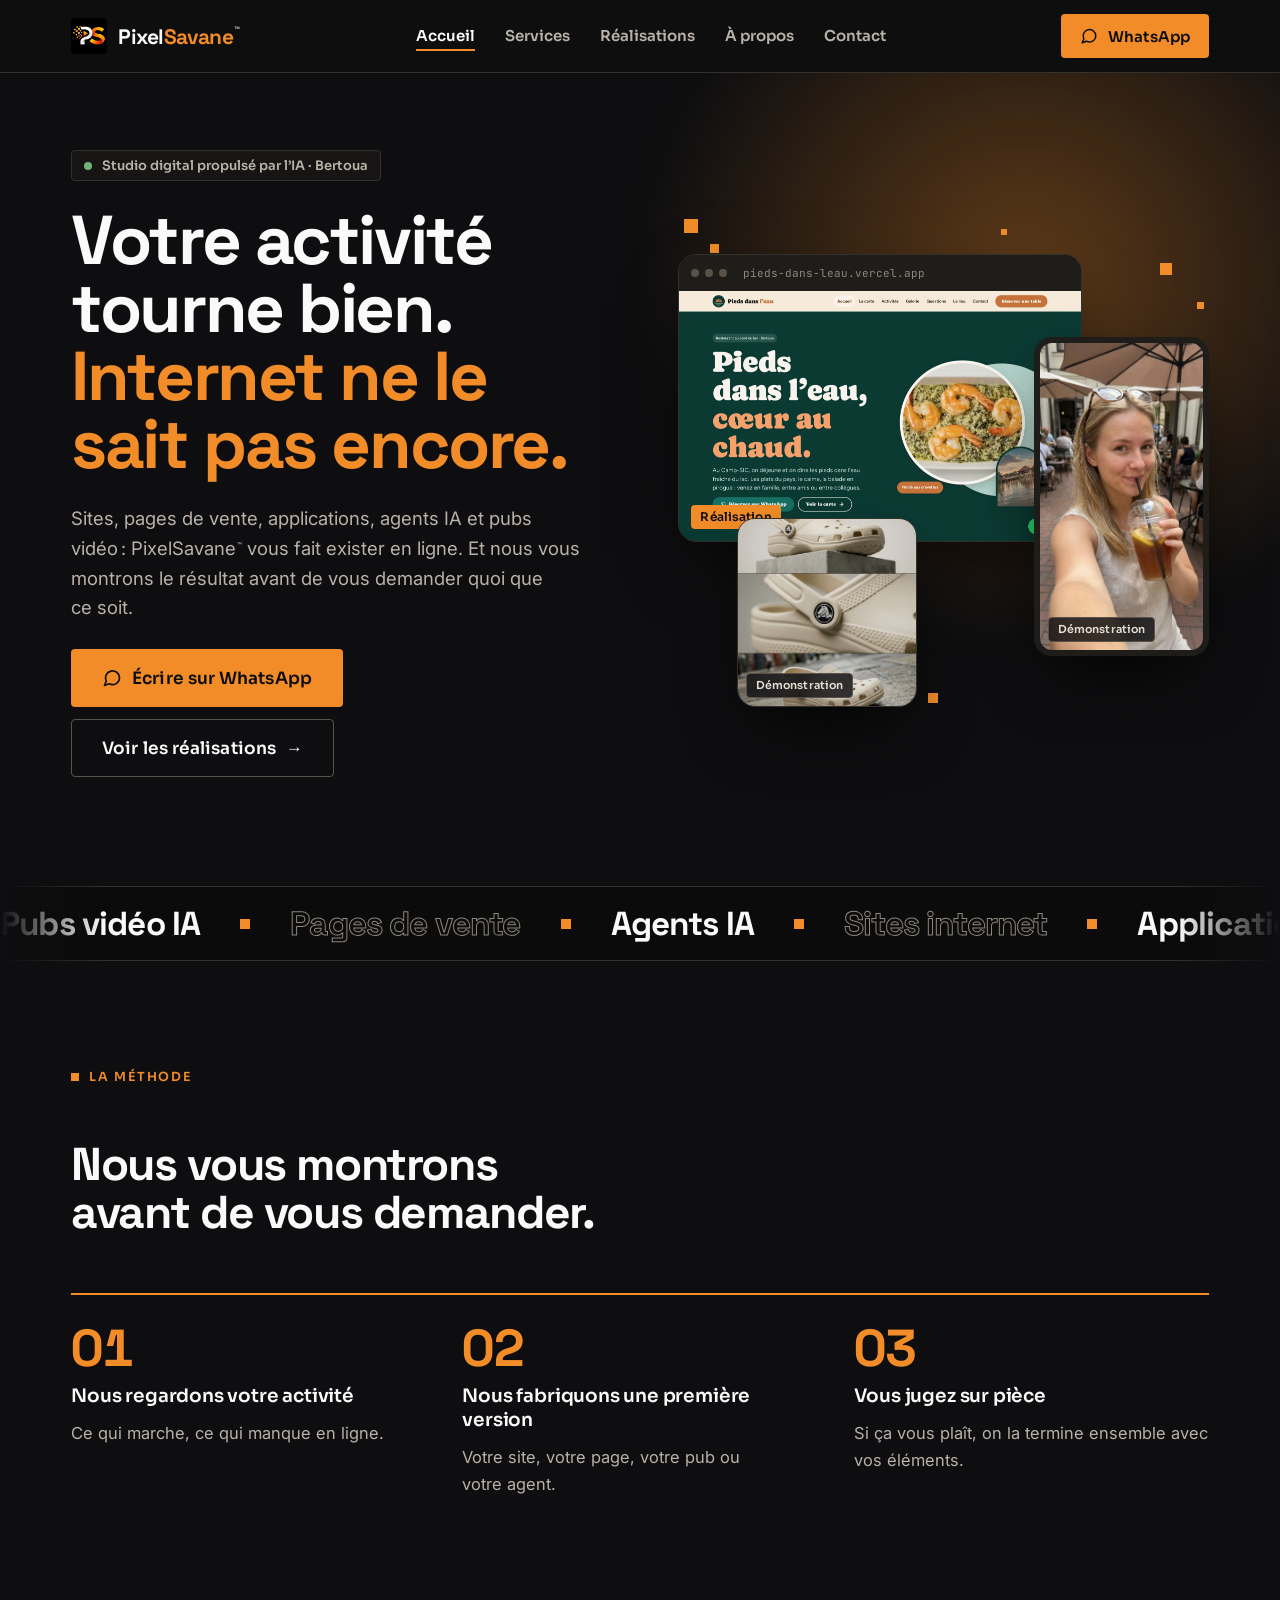
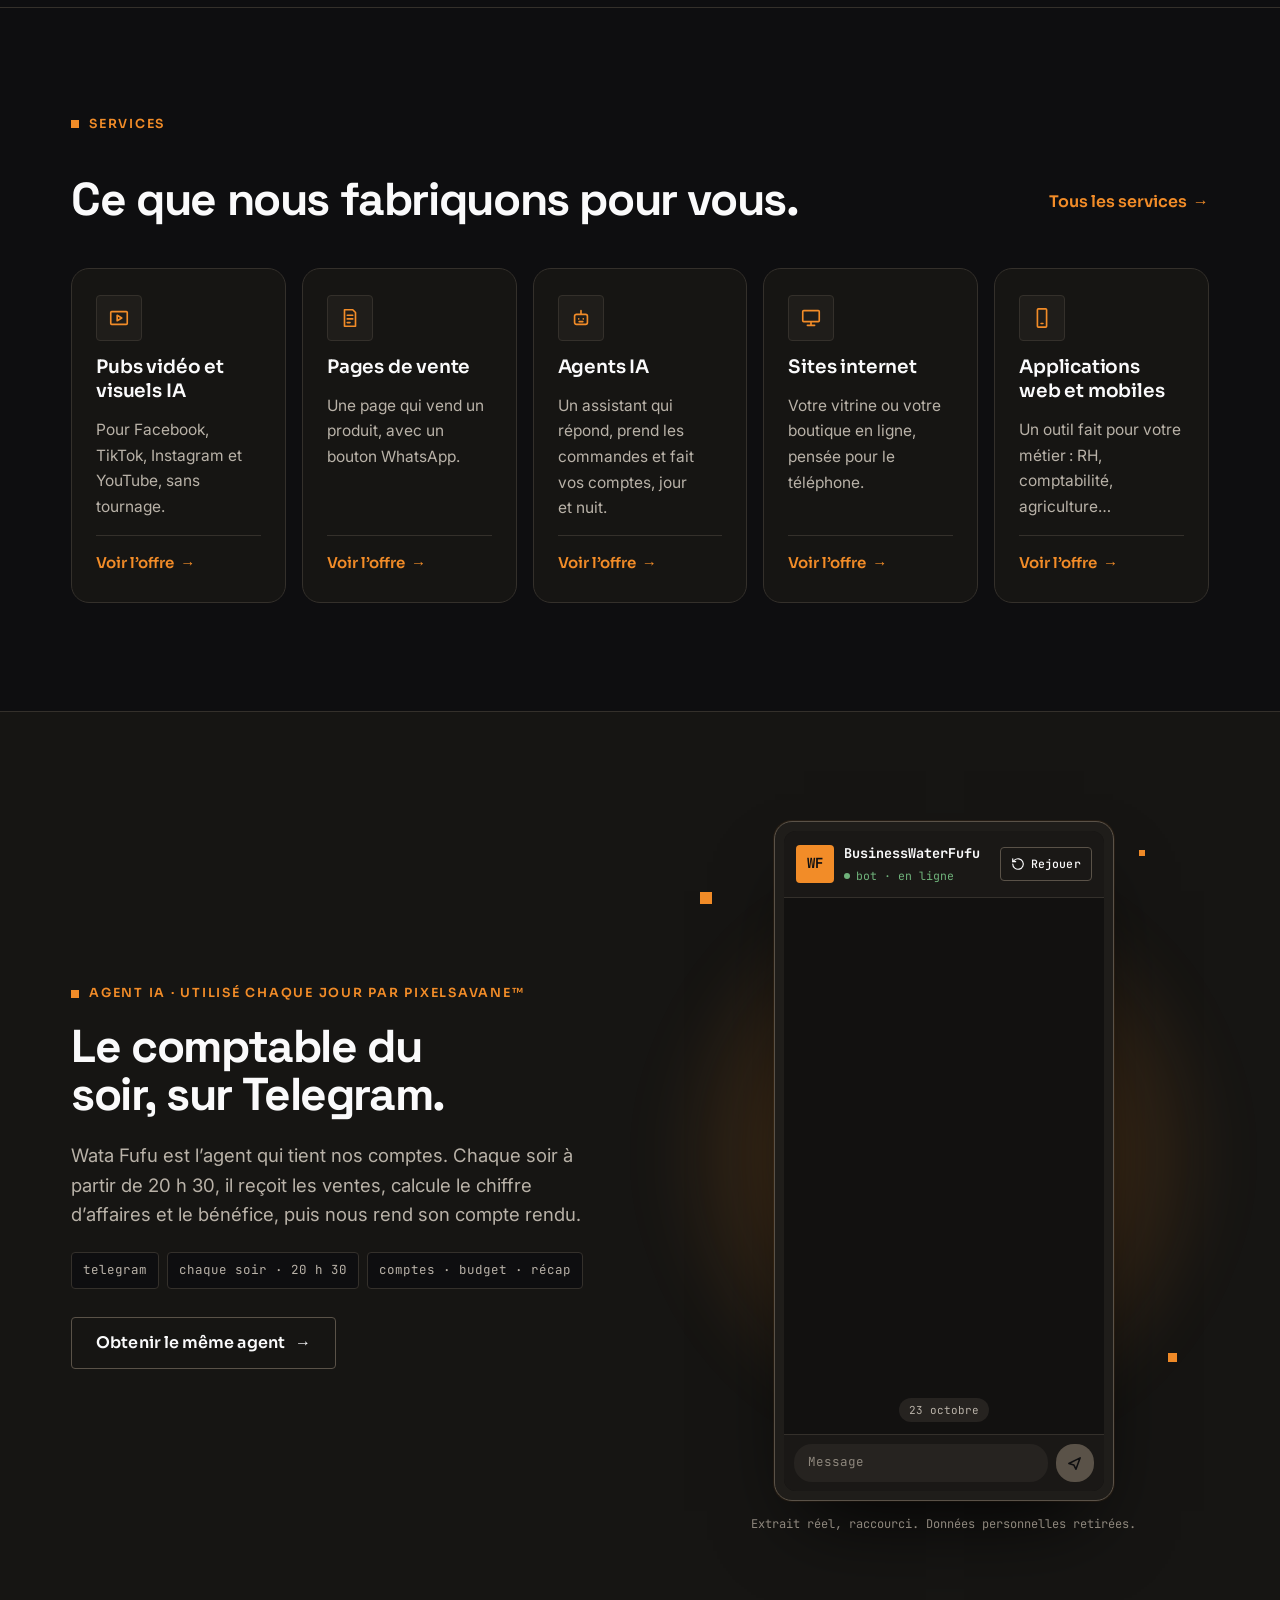
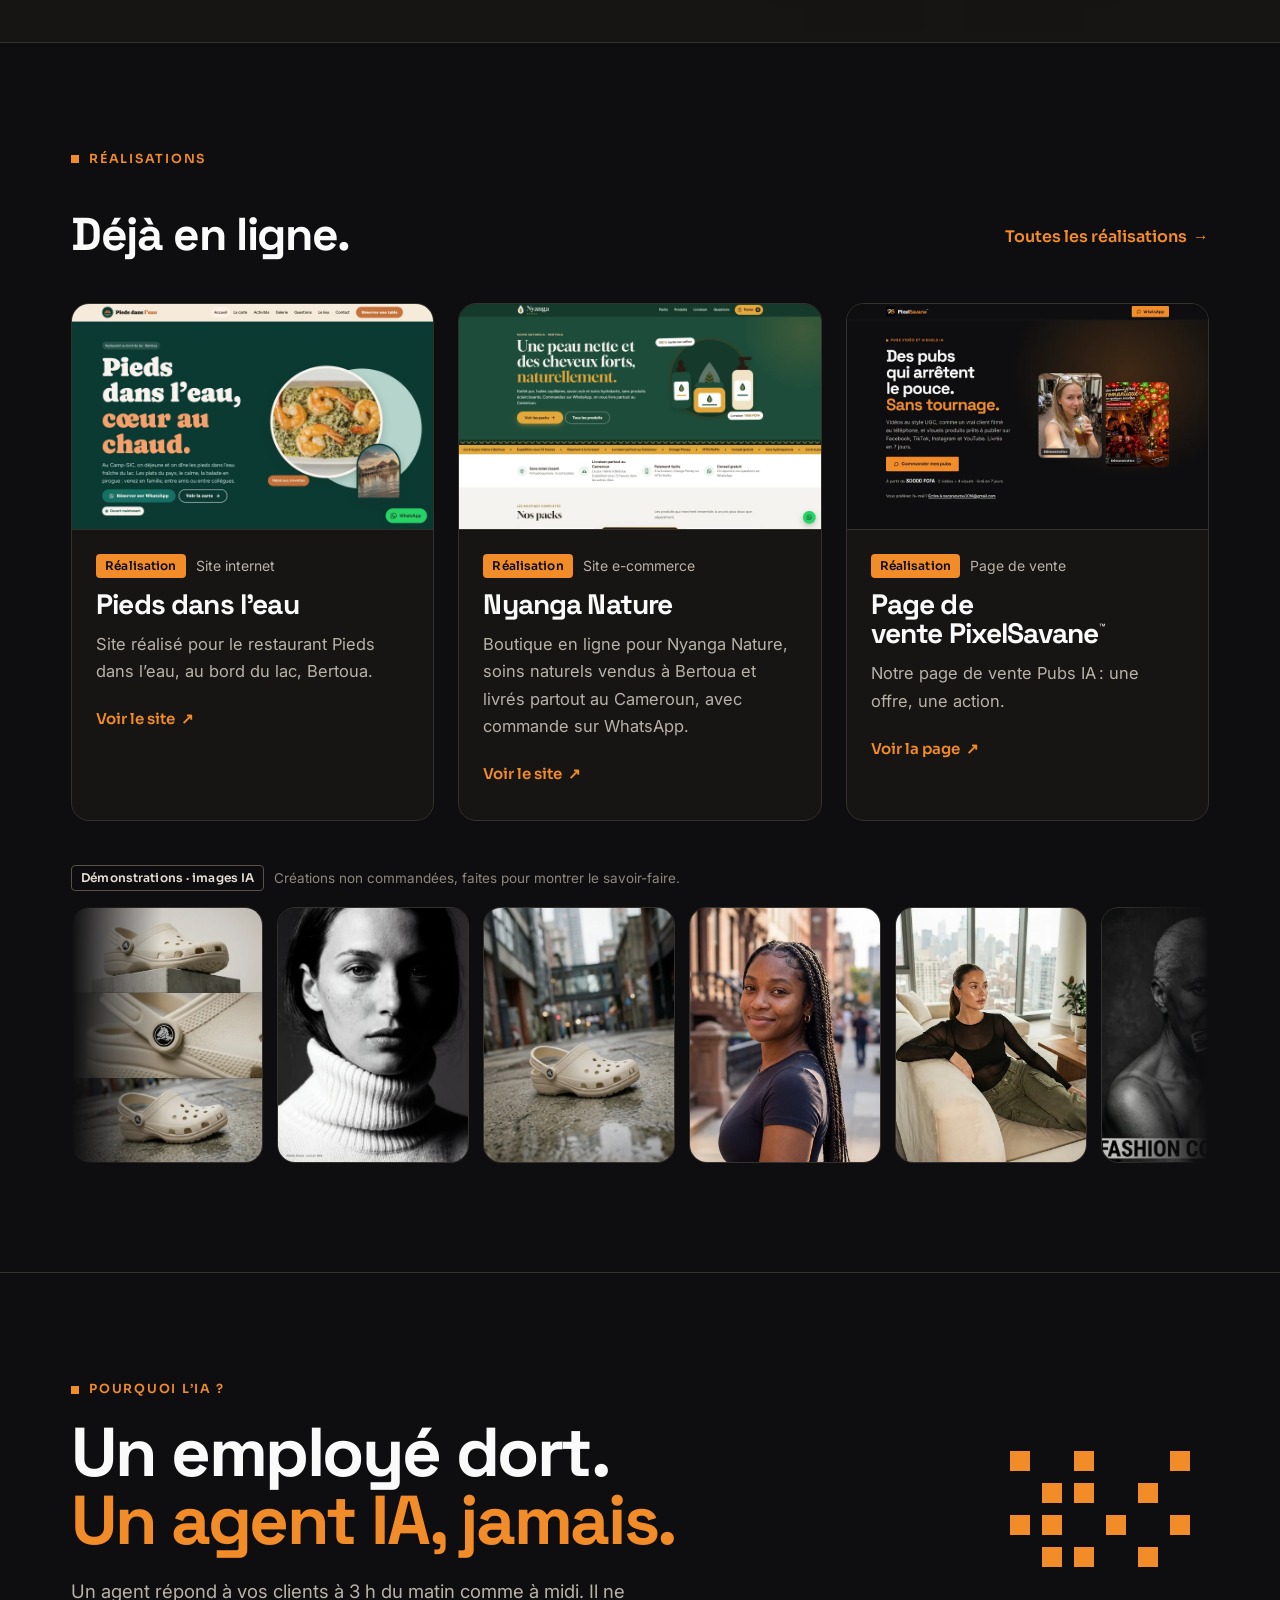
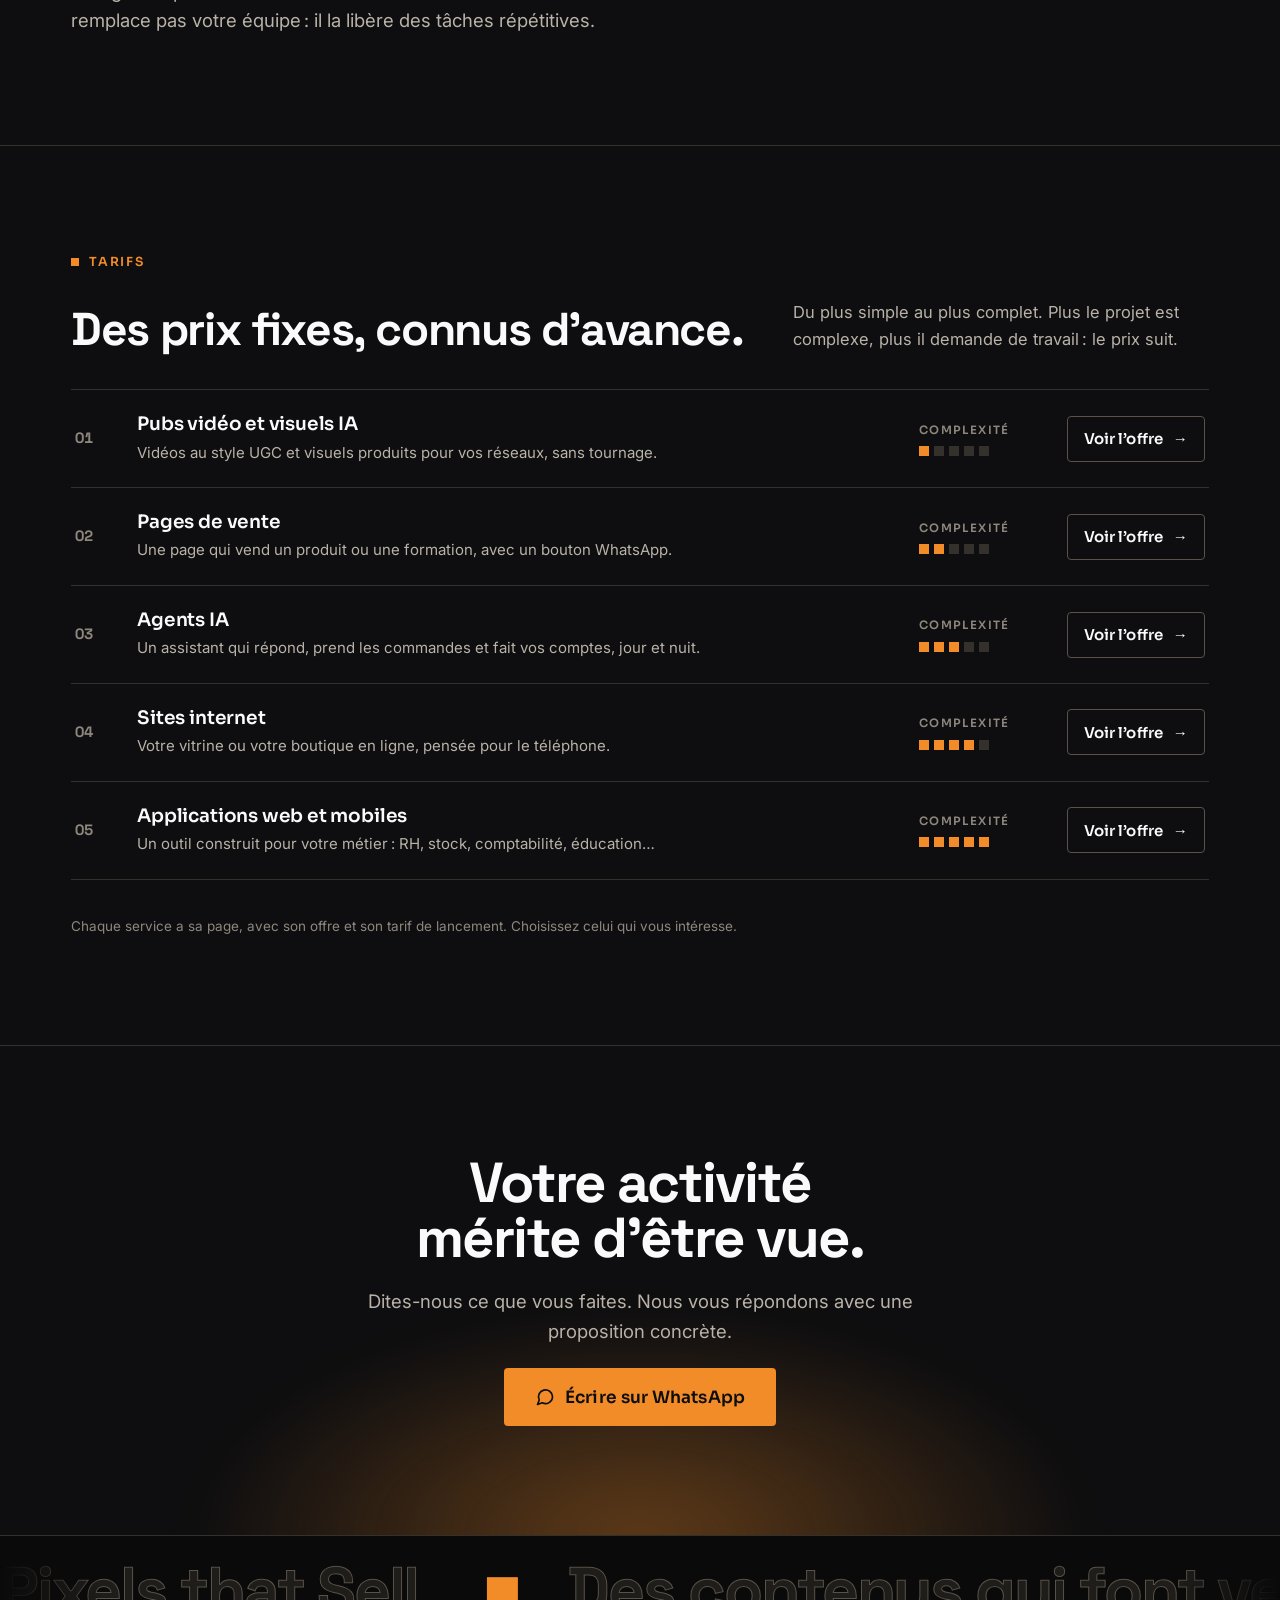
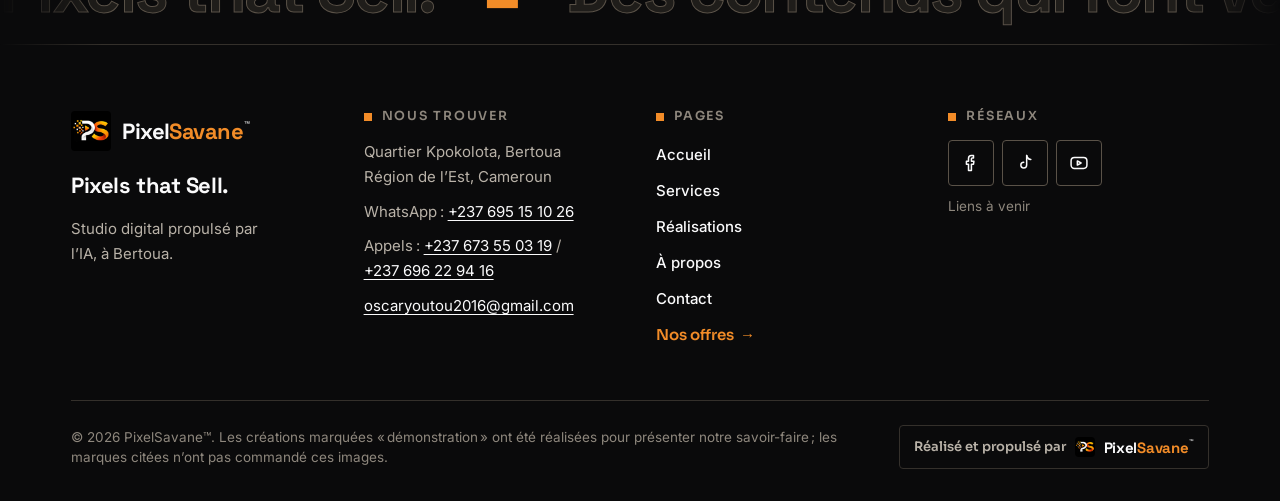
<file: index.html>
<!doctype html>
<html lang="fr">
<head>
<meta charset="utf-8">
<meta name="viewport" content="width=device-width, initial-scale=1">
<title>PixelSavane™ · Studio digital propulsé par l’IA à Bertoua</title>
<meta name="description" content="Sites, pages de vente, applications, agents IA et pubs vidéo : PixelSavane vous fait exister en ligne. Studio digital propulsé par l’IA, à Bertoua (Cameroun).">
<meta name="theme-color" content="#0E0E10">
<link rel="canonical" href="https://pixelsavane-site.vercel.app/">
<meta property="og:url" content="https://pixelsavane-site.vercel.app/">
<meta property="og:type" content="website">
<meta property="og:locale" content="fr_FR">
<meta property="og:site_name" content="PixelSavane">
<meta property="og:title" content="PixelSavane™ · Votre activité tourne bien. Internet ne le sait pas encore.">
<meta property="og:description" content="Sites, pages de vente, applications, agents IA et pubs vidéo. Nous vous montrons le résultat avant de vous demander quoi que ce soit.">
<meta property="og:image" content="https://pixelsavane-site.vercel.app/assets/img/real-pieds-dans-leau.jpg">
<link rel="icon" type="image/png" href="assets/img/icone.png">
<link rel="preconnect" href="https://fonts.googleapis.com">
<link rel="preconnect" href="https://fonts.gstatic.com" crossorigin>
<link rel="stylesheet" href="https://fonts.googleapis.com/css2?family=Inter:wght@400;500;600&amp;family=JetBrains+Mono:wght@400;500;700&amp;family=Sora:wght@400;600&amp;family=Space+Grotesk:wght@500;700&amp;display=swap">
<link rel="stylesheet" href="assets/css/pixelsavane.css">
<script src="assets/js/config.js" defer></script>
<script src="assets/js/main.js" defer></script>
</head>
<body>
<div class="ps">
<a class="ps-skip" href="#contenu">Aller au contenu</a>

<div class="ps-top">
<header class="ps-hd">
<div class="ps-wrap ps-hd__bar">
<a href="index.html" class="ps-logo" aria-label="PixelSavane, accueil"><img src="assets/img/icone.png" alt="" width="36" height="36"><span class="ps-logo__nom">Pixel<span>Savane</span><sup class="ps-tm">™</sup></span></a>
<nav class="ps-nav ps-only-d" aria-label="Menu principal">
<a href="index.html" aria-current="page">Accueil</a>
<a href="services.html">Services</a>
<a href="realisations.html">Réalisations</a>
<a href="a-propos.html">À propos</a>
<a href="contact.html">Contact</a>
</nav>
<a href="https://wa.me/237695151026" data-wa="Bonjour PixelSavane, j’ai un projet :" class="ps-btn ps-btn--o ps-hd__btn ps-only-d"><svg class="ps-i18" viewBox="0 0 24 24" fill="none" stroke="currentColor" stroke-width="2" stroke-linecap="round" stroke-linejoin="round" aria-hidden="true"><path d="M21 11.5a8.4 8.4 0 0 1-12.4 7.4L3 21l2.1-5.4A8.4 8.4 0 1 1 21 11.5z"></path></svg>WhatsApp</a>
<button type="button" class="ps-btn ps-btn--line ps-hd__btn ps-hd__menu ps-only-m" aria-expanded="false" aria-controls="ps-menu" data-menu><svg class="ps-i18" viewBox="0 0 24 24" fill="none" stroke="currentColor" stroke-width="2" stroke-linecap="round" aria-hidden="true"><path d="M4 7h16M4 12h16M4 17h16"></path></svg><span>Menu</span></button>
</div>
<nav id="ps-menu" class="ps-only-m" aria-label="Menu principal" hidden>
<a href="index.html" aria-current="page" class="ps-mlink ps-pop" style="--d:0s"><span>Accueil</span><small aria-hidden="true">01</small></a>
<a href="services.html" class="ps-mlink ps-pop" style="--d:.05s"><span>Services</span><small aria-hidden="true">02</small></a>
<a href="realisations.html" class="ps-mlink ps-pop" style="--d:.1s"><span>Réalisations</span><small aria-hidden="true">03</small></a>
<a href="a-propos.html" class="ps-mlink ps-pop" style="--d:.15s"><span>À propos</span><small aria-hidden="true">04</small></a>
<a href="contact.html" class="ps-mlink ps-pop" style="--d:.2s"><span>Contact</span><small aria-hidden="true">05</small></a>
<a href="https://wa.me/237695151026" data-wa="Bonjour PixelSavane, j’ai un projet :" class="ps-btn ps-btn--o ps-pop" style="--d:.3s;margin-top:20px;width:100%"><svg viewBox="0 0 24 24" fill="none" stroke="currentColor" stroke-width="2" stroke-linecap="round" stroke-linejoin="round" aria-hidden="true"><path d="M21 11.5a8.4 8.4 0 0 1-12.4 7.4L3 21l2.1-5.4A8.4 8.4 0 1 1 21 11.5z"></path></svg>Écrire sur WhatsApp</a>
<a href="index.html#tarifs" class="ps-btn ps-btn--tarif ps-pop" style="--d:.36s;margin-top:10px;width:100%">Nos offres <span class="ps-arr" aria-hidden="true">→</span></a>
</nav>
</header>
</div>

<main id="contenu">

<section aria-labelledby="titre-accueil" class="ps-sec ps-hero">
<div class="ps-glow" aria-hidden="true" style="right:-10%;top:-20%;width:60%;height:90%"></div>
<div class="ps-wrap ps-split" style="position:relative">
<div class="ps-hero__txt">
<p class="ps-badge ps-in"><span class="ps-live" aria-hidden="true"></span>Studio digital propulsé par l’IA · Bertoua</p>
<h1 id="titre-accueil" class="ps-h1"><span class="ps-in" style="--d:.08s;display:block">Votre activité tourne&nbsp;bien.</span><span class="ps-in ps-acc" style="--d:.22s;display:block">Internet ne le sait pas&nbsp;encore.</span></h1>
<p class="ps-lead ps-in" style="--d:.36s">Sites, pages de vente, applications, agents IA et pubs vidéo&#8239;: PixelSavane<sup class="ps-tm">™</sup> vous fait exister en ligne. Et nous vous montrons le résultat avant de vous demander quoi que ce soit.</p>
<div class="ps-btns ps-in" style="--d:.5s;width:100%">
<a href="https://wa.me/237695151026" data-wa="Bonjour PixelSavane, j’ai un projet :" class="ps-btn ps-btn--o ps-btn--xl"><svg viewBox="0 0 24 24" fill="none" stroke="currentColor" stroke-width="2" stroke-linecap="round" stroke-linejoin="round" aria-hidden="true"><path d="M21 11.5a8.4 8.4 0 0 1-12.4 7.4L3 21l2.1-5.4A8.4 8.4 0 1 1 21 11.5z"></path></svg>Écrire sur WhatsApp</a>
<a href="realisations.html" class="ps-btn ps-btn--line ps-btn--xl">Voir les réalisations <span class="ps-arr" aria-hidden="true">→</span></a>
</div>
</div>
<div class="ps-hero__vis ps-in" style="--d:.25s">
<span class="ps-px" style="left:1%;top:0;--s:14px;--d:0s"></span>
<span class="ps-px" style="left:6%;top:5%;--s:9px;--d:.8s"></span>
<span class="ps-px" style="right:7%;top:9%;--s:12px;--d:1.6s"></span>
<span class="ps-px" style="right:1%;top:17%;--s:7px;--d:.4s"></span>
<span class="ps-px" style="left:47%;bottom:1%;--s:10px;--d:1.2s"></span>
<span class="ps-px" style="right:38%;top:2%;--s:6px;--d:2s"></span>
<figure class="ps-fig ps-float" style="--t:8s;left:0;top:7%;width:76%;background:var(--s1);box-shadow:0 30px 70px -20px rgba(0,0,0,.75)">
<div class="ps-browser" aria-hidden="true"><i></i><i></i><i></i><span>pieds-dans-leau.vercel.app</span></div>
<picture><source srcset="assets/img/real-pieds-dans-leau.webp" type="image/webp"><img src="assets/img/real-pieds-dans-leau.jpg" alt="Site du restaurant Pieds dans l’eau, réalisé par PixelSavane" width="1600" height="1000" style="aspect-ratio:16/10"></picture>
<figcaption class="ps-tag ps-tag--r" style="position:absolute;left:12px;bottom:12px">Réalisation</figcaption>
</figure>
<figure class="ps-fig ps-float" style="--t:7s;--d:-2s;right:0;top:24%;width:33%;border:6px solid var(--s2);background:var(--s2)">
<picture><source srcset="assets/img/ugc-selfie.webp" type="image/webp"><img src="assets/img/ugc-selfie.jpg" alt="Démonstration de pub UGC : selfie face caméra" width="768" height="1376" style="aspect-ratio:9/17"></picture>
<figcaption class="ps-tag ps-tag--d" style="position:absolute;left:8px;bottom:8px;font-size:11px">Démonstration</figcaption>
</figure>
<figure class="ps-fig ps-float" style="--t:9s;--d:-4s;left:11%;bottom:0;width:34%">
<picture><source srcset="assets/img/ia-sabot-studio.webp" type="image/webp"><img src="assets/img/ia-sabot-studio.jpg" alt="Démonstration de visuel produit généré par IA : sabot sur socle" width="896" height="1195" style="aspect-ratio:1/1.05"></picture>
<figcaption class="ps-tag ps-tag--d" style="position:absolute;left:8px;bottom:8px;font-size:11px">Démonstration</figcaption>
</figure>
</div>
</div>
</section>

<div class="ps-mqw ps-bt ps-band" aria-hidden="true">
<div class="ps-mq">
<span>Pubs vidéo IA</span><span class="ps-sq"></span><span class="ps-out">Pages de vente</span><span class="ps-sq"></span><span>Agents IA</span><span class="ps-sq"></span><span class="ps-out">Sites internet</span><span class="ps-sq"></span><span>Applications web et mobiles</span><span class="ps-sq"></span>
<span>Pubs vidéo IA</span><span class="ps-sq"></span><span class="ps-out">Pages de vente</span><span class="ps-sq"></span><span>Agents IA</span><span class="ps-sq"></span><span class="ps-out">Sites internet</span><span class="ps-sq"></span><span>Applications web et mobiles</span><span class="ps-sq"></span>
</div>
</div>

<section aria-labelledby="titre-methode" class="ps-sec">
<div class="ps-wrap ps-col" style="--g:56px">
<div class="ps-rv ps-col" style="max-width:48rem">
<p class="ps-eye">La méthode</p>
<h2 id="titre-methode" class="ps-h2">Nous vous montrons avant de vous demander.</h2>
</div>
<div style="position:relative">
<div class="ps-track" aria-hidden="true"><div class="ps-grow"></div></div>
<ol class="ps-grid ps-steps" style="--min:270px">
<li class="ps-rv"><span class="ps-num ps-step-n">01</span><h3 class="ps-h3">Nous regardons votre activité</h3><p class="ps-p">Ce qui marche, ce qui manque en ligne.</p></li>
<li class="ps-rv"><span class="ps-num ps-step-n">02</span><h3 class="ps-h3">Nous fabriquons une première version</h3><p class="ps-p">Votre site, votre page, votre pub ou votre agent.</p></li>
<li class="ps-rv"><span class="ps-num ps-step-n">03</span><h3 class="ps-h3">Vous jugez sur pièce</h3><p class="ps-p">Si ça vous plaît, on la termine ensemble avec vos éléments.</p></li>
</ol>
</div>
</div>
</section>

<section aria-labelledby="titre-services" class="ps-sec ps-bt">
<div class="ps-wrap ps-col" style="--g:44px">
<div class="ps-rv ps-headrow">
<div class="ps-col"><p class="ps-eye">Services</p><h2 id="titre-services" class="ps-h2">Ce que nous fabriquons pour vous.</h2></div>
<a href="services.html" class="ps-lnk" style="font-size:16px">Tous les services <span class="ps-arr" aria-hidden="true">→</span></a>
</div>
<div class="ps-grid" style="--min:210px;gap:16px">
<a href="https://pixelsavane-page.vercel.app/pubs-ia/" class="ps-card ps-rv ps-svc">
<span class="ps-ico" aria-hidden="true"><svg width="22" height="22" viewBox="0 0 24 24" fill="none" stroke="currentColor" stroke-width="1.8" stroke-linecap="round" stroke-linejoin="round"><path d="M4 5h16a1 1 0 0 1 1 1v12a1 1 0 0 1-1 1H4a1 1 0 0 1-1-1V6a1 1 0 0 1 1-1zM10 9l5 3-5 3z"></path></svg></span>
<h3 class="ps-h3">Pubs vidéo et visuels IA</h3>
<p class="ps-p">Pour Facebook, TikTok, Instagram et YouTube, sans tournage.</p>
<span class="ps-svc__foot"><span class="ps-lnk">Voir l’offre <span class="ps-arr" aria-hidden="true">→</span></span></span>
</a>
<a href="https://pixelsavane-page.vercel.app/pages-de-vente/" class="ps-card ps-rv ps-svc">
<span class="ps-ico" aria-hidden="true"><svg width="22" height="22" viewBox="0 0 24 24" fill="none" stroke="currentColor" stroke-width="1.8" stroke-linecap="round" stroke-linejoin="round"><path d="M6 3h9l3 3v15H6zM9 9h6M9 13h6M9 17h3"></path></svg></span>
<h3 class="ps-h3">Pages de vente</h3>
<p class="ps-p">Une page qui vend un produit, avec un bouton WhatsApp.</p>
<span class="ps-svc__foot"><span class="ps-lnk">Voir l’offre <span class="ps-arr" aria-hidden="true">→</span></span></span>
</a>
<a href="https://pixelsavane-page.vercel.app/agents-ia/" class="ps-card ps-rv ps-svc">
<span class="ps-ico" aria-hidden="true"><svg width="22" height="22" viewBox="0 0 24 24" fill="none" stroke="currentColor" stroke-width="1.8" stroke-linecap="round" stroke-linejoin="round"><path d="M7 8h10a2 2 0 0 1 2 2v7a2 2 0 0 1-2 2H7a2 2 0 0 1-2-2v-7a2 2 0 0 1 2-2zM12 4v4M9.5 13h.01M14.5 13h.01M10 16h4"></path></svg></span>
<h3 class="ps-h3">Agents IA</h3>
<p class="ps-p">Un assistant qui répond, prend les commandes et fait vos comptes, jour et nuit.</p>
<span class="ps-svc__foot"><span class="ps-lnk">Voir l’offre <span class="ps-arr" aria-hidden="true">→</span></span></span>
</a>
<a href="https://pixelsavane-page.vercel.app/sites-internet/" class="ps-card ps-rv ps-svc">
<span class="ps-ico" aria-hidden="true"><svg width="22" height="22" viewBox="0 0 24 24" fill="none" stroke="currentColor" stroke-width="1.8" stroke-linecap="round" stroke-linejoin="round"><path d="M4 4h16a1 1 0 0 1 1 1v10a1 1 0 0 1-1 1H4a1 1 0 0 1-1-1V5a1 1 0 0 1 1-1zM8 20h8M12 16v4"></path></svg></span>
<h3 class="ps-h3">Sites internet</h3>
<p class="ps-p">Votre vitrine ou votre boutique en ligne, pensée pour le téléphone.</p>
<span class="ps-svc__foot"><span class="ps-lnk">Voir l’offre <span class="ps-arr" aria-hidden="true">→</span></span></span>
</a>
<a href="https://pixelsavane-page.vercel.app/applications/" class="ps-card ps-rv ps-svc">
<span class="ps-ico" aria-hidden="true"><svg width="22" height="22" viewBox="0 0 24 24" fill="none" stroke="currentColor" stroke-width="1.8" stroke-linecap="round" stroke-linejoin="round"><path d="M8 2h8a1 1 0 0 1 1 1v18a1 1 0 0 1-1 1H8a1 1 0 0 1-1-1V3a1 1 0 0 1 1-1zM11 18h2"></path></svg></span>
<h3 class="ps-h3">Applications web et mobiles</h3>
<p class="ps-p">Un outil fait pour votre métier&#8239;: RH, comptabilité, agriculture…</p>
<span class="ps-svc__foot"><span class="ps-lnk">Voir l’offre <span class="ps-arr" aria-hidden="true">→</span></span></span>
</a>
</div>
</div>
</section>

<section aria-labelledby="titre-agent" class="ps-sec ps-alt ps-bt ps-agent">
<div class="ps-wrap ps-split">
<div class="ps-rv ps-col" style="--g:22px">
<p class="ps-eye">Agent IA · utilisé chaque jour par PixelSavane™</p>
<h2 id="titre-agent" class="ps-h2">Le comptable du soir, sur&nbsp;Telegram.</h2>
<p class="ps-lead">Wata Fufu est l’agent qui tient nos comptes. Chaque soir à partir de 20&nbsp;h&nbsp;30, il reçoit les ventes, calcule le chiffre d’affaires et le bénéfice, puis nous rend son compte rendu.</p>
<ul class="ps-mono-tags">
<li>telegram</li>
<li>chaque soir · 20&nbsp;h&nbsp;30</li>
<li>comptes · budget · récap</li>
</ul>
<div class="ps-btns" style="margin-top:6px"><a href="https://pixelsavane-page.vercel.app/agents-ia/" class="ps-btn ps-btn--line">Obtenir le même agent <span class="ps-arr" aria-hidden="true">→</span></a></div>
</div>
<div class="ps-agent__demo">
<div class="ps-glow" aria-hidden="true" style="inset:6% -4% 12%"></div>
<span class="ps-px" style="left:4%;top:10%;--s:12px"></span>
<span class="ps-px" style="right:6%;bottom:24%;--s:9px;--d:1.4s"></span>
<span class="ps-px" style="right:12%;top:4%;--s:6px;--d:.7s"></span>
<div style="position:relative;width:100%;max-width:340px">
<div class="ps-phone ps-chat" data-chat>
<div class="ps-phone__scr">
<div class="ps-tg-hd">
<div class="ps-tg-av" aria-hidden="true">WF</div>
<div class="ps-tg-id"><span class="ps-tg-nm">BusinessWaterFufu</span><span class="ps-tg-st" data-chat-statut><span class="ps-live" aria-hidden="true"></span><span>bot · en ligne</span></span></div>
<button type="button" class="ps-btn ps-btn--line ps-tg-replay" aria-label="Rejouer la conversation" data-chat-rejouer><svg viewBox="0 0 24 24" fill="none" stroke="currentColor" stroke-width="2" stroke-linecap="round" stroke-linejoin="round" aria-hidden="true"><path d="M3 12a9 9 0 1 0 3-6.7L3 8"></path><path d="M3 3v5h5"></path></svg>Rejouer</button>
</div>
<div class="ps-tg-log" role="log" aria-live="polite" aria-label="Conversation avec l’agent Wata Fufu" data-chat-log><span class="ps-tg-date">23 octobre</span></div>
<div class="ps-tg-ft">
<div class="ps-tg-in" aria-hidden="true" data-chat-saisie>Message</div>
<div class="ps-tg-send" aria-hidden="true" data-chat-envoi><svg width="17" height="17" viewBox="0 0 24 24" fill="none" stroke="currentColor" stroke-width="2.2" stroke-linecap="round" stroke-linejoin="round"><path d="M4 12l16-8-6 16-3-6z"></path></svg></div>
</div>
</div>
</div>
</div>
<p class="ps-sm ps-agent__note">Extrait réel, raccourci. Données personnelles retirées.</p>
</div>
</div>
</section>

<section aria-labelledby="titre-real" class="ps-sec">
<div class="ps-wrap ps-col" style="--g:44px">
<div class="ps-rv ps-headrow">
<div class="ps-col"><p class="ps-eye">Réalisations</p><h2 id="titre-real" class="ps-h2">Déjà en ligne.</h2></div>
<a href="realisations.html" class="ps-lnk" style="font-size:16px">Toutes les réalisations <span class="ps-arr" aria-hidden="true">→</span></a>
</div>
<div class="ps-grid" style="--min:320px;gap:24px">
<article class="ps-card ps-rv">
<div class="ps-media ps-real__media"><picture><source srcset="assets/img/real-pieds-dans-leau.webp" type="image/webp"><img src="assets/img/real-pieds-dans-leau.jpg" alt="Page d’accueil du site Pieds dans l’eau" width="1600" height="1000" loading="lazy"></picture></div>
<div class="ps-real__body">
<div class="ps-real__meta"><span class="ps-tag ps-tag--r">Réalisation</span><span class="ps-sm">Site internet</span></div>
<h3 class="ps-h2 ps-h2--card">Pieds dans l’eau</h3>
<p class="ps-p">Site réalisé pour le restaurant Pieds dans l’eau, au bord du lac, Bertoua.</p>
<a href="https://pieds-dans-leau.vercel.app/" class="ps-lnk" style="align-self:flex-start" target="_blank" rel="noopener">Voir le site <span class="ps-arr" aria-hidden="true">↗</span></a>
</div>
</article>
<article class="ps-card ps-rv">
<div class="ps-media ps-real__media"><picture><source srcset="assets/img/real-nyanga-nature.webp" type="image/webp"><img src="assets/img/real-nyanga-nature.jpg" alt="Boutique en ligne Nyanga Nature" width="1600" height="1000" loading="lazy"></picture></div>
<div class="ps-real__body">
<div class="ps-real__meta"><span class="ps-tag ps-tag--r">Réalisation</span><span class="ps-sm">Site e-commerce</span></div>
<h3 class="ps-h2 ps-h2--card">Nyanga Nature</h3>
<p class="ps-p">Boutique en ligne pour Nyanga Nature, soins naturels vendus à Bertoua et livrés partout au Cameroun, avec commande sur WhatsApp.</p>
<a href="https://nyanganature.vercel.app/" class="ps-lnk" style="align-self:flex-start" target="_blank" rel="noopener">Voir le site <span class="ps-arr" aria-hidden="true">↗</span></a>
</div>
</article>
<article class="ps-card ps-rv">
<div class="ps-media ps-real__media"><picture><source srcset="assets/img/real-page-pubs.webp" type="image/webp"><img src="assets/img/real-page-pubs.jpg" alt="Page de vente PixelSavane" width="960" height="600" loading="lazy"></picture></div>
<div class="ps-real__body">
<div class="ps-real__meta"><span class="ps-tag ps-tag--r">Réalisation</span><span class="ps-sm">Page de vente</span></div>
<h3 class="ps-h2 ps-h2--card">Page de vente PixelSavane<sup class="ps-tm">™</sup></h3>
<p class="ps-p">Notre page de vente Pubs IA&#8239;: une offre, une action.</p>
<a href="https://pixelsavane-page.vercel.app/pubs-ia/" class="ps-lnk" style="align-self:flex-start" target="_blank" rel="noopener">Voir la page <span class="ps-arr" aria-hidden="true">↗</span></a>
</div>
</article>
</div>
<div class="ps-rv ps-col" style="--g:16px">
<div style="display:flex;flex-wrap:wrap;align-items:center;gap:10px"><span class="ps-tag ps-tag--d">Démonstrations · images IA</span><span class="ps-sm">Créations non commandées, faites pour montrer le savoir-faire.</span></div>
<div class="ps-mqw">
<div class="ps-mq" style="gap:14px;animation-duration:90s">
<a href="realisations.html" class="ps-card ps-gal"><span class="ps-media"><picture><source srcset="assets/img/ia-sabot-studio.webp" type="image/webp"><img src="assets/img/ia-sabot-studio.jpg" alt="Visuel produit IA : sabot sur socle" width="896" height="1195" loading="lazy"></picture></span></a>
<a href="realisations.html" class="ps-card ps-gal"><span class="ps-media"><picture><source srcset="assets/img/ia-portrait-noir-blanc.webp" type="image/webp"><img src="assets/img/ia-portrait-noir-blanc.jpg" alt="Portrait IA en noir et blanc" width="895" height="1200" loading="lazy"></picture></span></a>
<a href="realisations.html" class="ps-card ps-gal"><span class="ps-media"><picture><source srcset="assets/img/ia-sabot-rue.webp" type="image/webp"><img src="assets/img/ia-sabot-rue.jpg" alt="Visuel produit IA : sabot dans la rue" width="896" height="1195" loading="lazy"></picture></span></a>
<a href="realisations.html" class="ps-card ps-gal"><span class="ps-media"><picture><source srcset="assets/img/ia-portrait-rue.webp" type="image/webp"><img src="assets/img/ia-portrait-rue.jpg" alt="Portrait IA dans la rue" width="670" height="1200" loading="lazy"></picture></span></a>
<a href="realisations.html" class="ps-card ps-gal"><span class="ps-media"><picture><source srcset="assets/img/ia-lifestyle-salon.webp" type="image/webp"><img src="assets/img/ia-lifestyle-salon.jpg" alt="Photo lifestyle IA dans un salon" width="669" height="1200" loading="lazy"></picture></span></a>
<a href="realisations.html" class="ps-card ps-gal"><span class="ps-media"><picture><source srcset="assets/img/ia-affiche-mode.webp" type="image/webp"><img src="assets/img/ia-affiche-mode.jpg" alt="Affiche de mode générée par IA" width="966" height="1200" loading="lazy"></picture></span></a>
<a href="realisations.html" class="ps-card ps-gal"><span class="ps-media"><picture><source srcset="assets/img/demo-parfum.webp" type="image/webp"><img src="assets/img/demo-parfum.jpg" alt="Visuel produit IA : parfum au coucher du soleil" width="810" height="1080" loading="lazy"></picture></span></a>
<a href="realisations.html" class="ps-card ps-gal"><span class="ps-media"><picture><source srcset="assets/img/demo-portrait-beaute.webp" type="image/webp"><img src="assets/img/demo-portrait-beaute.jpg" alt="Portrait beauté généré par IA" width="864" height="1079" loading="lazy"></picture></span></a>
<a href="realisations.html" class="ps-card ps-gal"><span class="ps-media"><picture><source srcset="assets/img/demo-watafufu-conditionnement.webp" type="image/webp"><img src="assets/img/demo-watafufu-conditionnement.jpg" alt="Pub de marque IA : conditionnement Wata Fufu" width="1080" height="1080" loading="lazy"></picture></span></a>
<a href="realisations.html" class="ps-card ps-gal"><span class="ps-media"><picture><source srcset="assets/img/demo-cube.webp" type="image/webp"><img src="assets/img/demo-cube.jpg" alt="Visuel 3D IA : cube et énergie" width="864" height="1079" loading="lazy"></picture></span></a>
<a href="realisations.html" class="ps-card ps-gal"><span class="ps-media"><picture><source srcset="assets/img/demo-voyage.webp" type="image/webp"><img src="assets/img/demo-voyage.jpg" alt="Photo lifestyle IA : préparatifs de voyage" width="1080" height="1080" loading="lazy"></picture></span></a>
<a href="realisations.html" class="ps-card ps-gal" aria-hidden="true" tabindex="-1"><span class="ps-media"><picture><source srcset="assets/img/ia-sabot-studio.webp" type="image/webp"><img src="assets/img/ia-sabot-studio.jpg" alt="" width="896" height="1195" loading="lazy"></picture></span></a>
<a href="realisations.html" class="ps-card ps-gal" aria-hidden="true" tabindex="-1"><span class="ps-media"><picture><source srcset="assets/img/ia-portrait-noir-blanc.webp" type="image/webp"><img src="assets/img/ia-portrait-noir-blanc.jpg" alt="" width="895" height="1200" loading="lazy"></picture></span></a>
<a href="realisations.html" class="ps-card ps-gal" aria-hidden="true" tabindex="-1"><span class="ps-media"><picture><source srcset="assets/img/ia-sabot-rue.webp" type="image/webp"><img src="assets/img/ia-sabot-rue.jpg" alt="" width="896" height="1195" loading="lazy"></picture></span></a>
<a href="realisations.html" class="ps-card ps-gal" aria-hidden="true" tabindex="-1"><span class="ps-media"><picture><source srcset="assets/img/ia-portrait-rue.webp" type="image/webp"><img src="assets/img/ia-portrait-rue.jpg" alt="" width="670" height="1200" loading="lazy"></picture></span></a>
<a href="realisations.html" class="ps-card ps-gal" aria-hidden="true" tabindex="-1"><span class="ps-media"><picture><source srcset="assets/img/ia-lifestyle-salon.webp" type="image/webp"><img src="assets/img/ia-lifestyle-salon.jpg" alt="" width="669" height="1200" loading="lazy"></picture></span></a>
<a href="realisations.html" class="ps-card ps-gal" aria-hidden="true" tabindex="-1"><span class="ps-media"><picture><source srcset="assets/img/ia-affiche-mode.webp" type="image/webp"><img src="assets/img/ia-affiche-mode.jpg" alt="" width="966" height="1200" loading="lazy"></picture></span></a>
<a href="realisations.html" class="ps-card ps-gal" aria-hidden="true" tabindex="-1"><span class="ps-media"><picture><source srcset="assets/img/demo-parfum.webp" type="image/webp"><img src="assets/img/demo-parfum.jpg" alt="" width="810" height="1080" loading="lazy"></picture></span></a>
<a href="realisations.html" class="ps-card ps-gal" aria-hidden="true" tabindex="-1"><span class="ps-media"><picture><source srcset="assets/img/demo-portrait-beaute.webp" type="image/webp"><img src="assets/img/demo-portrait-beaute.jpg" alt="" width="864" height="1079" loading="lazy"></picture></span></a>
<a href="realisations.html" class="ps-card ps-gal" aria-hidden="true" tabindex="-1"><span class="ps-media"><picture><source srcset="assets/img/demo-watafufu-conditionnement.webp" type="image/webp"><img src="assets/img/demo-watafufu-conditionnement.jpg" alt="" width="1080" height="1080" loading="lazy"></picture></span></a>
<a href="realisations.html" class="ps-card ps-gal" aria-hidden="true" tabindex="-1"><span class="ps-media"><picture><source srcset="assets/img/demo-cube.webp" type="image/webp"><img src="assets/img/demo-cube.jpg" alt="" width="864" height="1079" loading="lazy"></picture></span></a>
<a href="realisations.html" class="ps-card ps-gal" aria-hidden="true" tabindex="-1"><span class="ps-media"><picture><source srcset="assets/img/demo-voyage.webp" type="image/webp"><img src="assets/img/demo-voyage.jpg" alt="" width="1080" height="1080" loading="lazy"></picture></span></a>
</div>
</div>
</div>
</div>
</section>

<section aria-labelledby="titre-ia" class="ps-sec ps-bt" style="overflow:hidden">
<div class="ps-pxgrid ps-only-d" aria-hidden="true">
<span class="ps-px" style="--d:0s"></span><span></span><span class="ps-px" style="--d:.6s"></span><span></span><span></span><span class="ps-px" style="--d:2.1s"></span>
<span></span><span class="ps-px" style="--d:1.2s"></span><span class="ps-px" style="--d:.3s"></span><span></span><span class="ps-px" style="--d:1.8s"></span><span></span>
<span class="ps-px" style="--d:.9s"></span><span class="ps-px" style="--d:2.4s"></span><span></span><span class="ps-px" style="--d:1.5s"></span><span></span><span class="ps-px" style="--d:.2s"></span>
<span></span><span class="ps-px" style="--d:2.7s"></span><span class="ps-px" style="--d:1s"></span><span></span><span class="ps-px" style="--d:.5s"></span><span></span>
</div>
<div class="ps-wrap ps-rv ps-col" style="position:relative;--g:22px">
<p class="ps-eye">Pourquoi l’IA&#8239;?</p>
<h2 id="titre-ia" class="ps-h1" style="max-width:15ch">Un employé dort. <span class="ps-acc">Un agent IA, jamais.</span></h2>
<p class="ps-lead">Un agent répond à vos clients à 3&nbsp;h du matin comme à midi. Il ne remplace pas votre équipe&#8239;: il la libère des tâches répétitives.</p>
</div>
</section>

<section id="tarifs" aria-labelledby="titre-tarifs" class="ps-sec ps-bt">
<div class="ps-wrap ps-col" style="--g:36px">
<div class="ps-rv ps-headrow">
<div class="ps-col">
<p class="ps-eye">Tarifs</p>
<h2 id="titre-tarifs" class="ps-h2">Des prix fixes, connus d’avance.</h2>
</div>
<p class="ps-p" style="max-width:26rem">Du plus simple au plus complet. Plus le projet est complexe, plus il demande de travail&#8239;: le prix suit.</p>
</div>
<div role="list" aria-label="Services, du plus simple au plus complexe" style="border-top:1px solid var(--l)">
<div role="listitem" class="ps-row ps-rv">
<span class="ps-num ps-row__n" aria-hidden="true">01</span>
<span class="ps-row__main"><span class="ps-h3">Pubs vidéo et visuels IA</span><span class="ps-p">Vidéos au style UGC et visuels produits pour vos réseaux, sans tournage.</span></span>
<span class="ps-row__lvl"><span class="ps-sm ps-cap">Complexité</span><span class="ps-lvl" role="img" aria-label="Complexité 1 sur 5"><i class="on"></i><i></i><i></i><i></i><i></i></span></span>
<a href="https://pixelsavane-page.vercel.app/pubs-ia/" class="ps-btn ps-btn--line ps-row__btn">Voir l’offre <span class="ps-arr" aria-hidden="true">→</span></a>
</div>
<div role="listitem" class="ps-row ps-rv">
<span class="ps-num ps-row__n" aria-hidden="true">02</span>
<span class="ps-row__main"><span class="ps-h3">Pages de vente</span><span class="ps-p">Une page qui vend un produit ou une formation, avec un bouton WhatsApp.</span></span>
<span class="ps-row__lvl"><span class="ps-sm ps-cap">Complexité</span><span class="ps-lvl" role="img" aria-label="Complexité 2 sur 5"><i class="on"></i><i class="on"></i><i></i><i></i><i></i></span></span>
<a href="https://pixelsavane-page.vercel.app/pages-de-vente/" class="ps-btn ps-btn--line ps-row__btn">Voir l’offre <span class="ps-arr" aria-hidden="true">→</span></a>
</div>
<div role="listitem" class="ps-row ps-rv">
<span class="ps-num ps-row__n" aria-hidden="true">03</span>
<span class="ps-row__main"><span class="ps-h3">Agents IA</span><span class="ps-p">Un assistant qui répond, prend les commandes et fait vos comptes, jour et nuit.</span></span>
<span class="ps-row__lvl"><span class="ps-sm ps-cap">Complexité</span><span class="ps-lvl" role="img" aria-label="Complexité 3 sur 5"><i class="on"></i><i class="on"></i><i class="on"></i><i></i><i></i></span></span>
<a href="https://pixelsavane-page.vercel.app/agents-ia/" class="ps-btn ps-btn--line ps-row__btn">Voir l’offre <span class="ps-arr" aria-hidden="true">→</span></a>
</div>
<div role="listitem" class="ps-row ps-rv">
<span class="ps-num ps-row__n" aria-hidden="true">04</span>
<span class="ps-row__main"><span class="ps-h3">Sites internet</span><span class="ps-p">Votre vitrine ou votre boutique en ligne, pensée pour le téléphone.</span></span>
<span class="ps-row__lvl"><span class="ps-sm ps-cap">Complexité</span><span class="ps-lvl" role="img" aria-label="Complexité 4 sur 5"><i class="on"></i><i class="on"></i><i class="on"></i><i class="on"></i><i></i></span></span>
<a href="https://pixelsavane-page.vercel.app/sites-internet/" class="ps-btn ps-btn--line ps-row__btn">Voir l’offre <span class="ps-arr" aria-hidden="true">→</span></a>
</div>
<div role="listitem" class="ps-row ps-rv">
<span class="ps-num ps-row__n" aria-hidden="true">05</span>
<span class="ps-row__main"><span class="ps-h3">Applications web et mobiles</span><span class="ps-p">Un outil construit pour votre métier&#8239;: RH, stock, comptabilité, éducation…</span></span>
<span class="ps-row__lvl"><span class="ps-sm ps-cap">Complexité</span><span class="ps-lvl" role="img" aria-label="Complexité 5 sur 5"><i class="on"></i><i class="on"></i><i class="on"></i><i class="on"></i><i class="on"></i></span></span>
<a href="https://pixelsavane-page.vercel.app/applications/" class="ps-btn ps-btn--line ps-row__btn">Voir l’offre <span class="ps-arr" aria-hidden="true">→</span></a>
</div>
</div>
<div class="ps-tarifs__fin ps-rv">
<p class="ps-sm">Chaque service a sa page, avec son offre et son tarif de lancement. Choisissez celui qui vous intéresse.</p>
</div>
</div>
</section>

<section aria-labelledby="titre-appel" class="ps-sec ps-bt" style="overflow:hidden">
<div class="ps-glow" aria-hidden="true" style="left:15%;right:15%;bottom:-45%;height:90%"></div>
<div class="ps-wrap ps-rv ps-final">
<h2 id="titre-appel" class="ps-h1">Votre activité mérite d’être&nbsp;vue.</h2>
<p class="ps-lead" style="text-align:center">Dites-nous ce que vous faites. Nous vous répondons avec une proposition concrète.</p>
<a href="https://wa.me/237695151026" data-wa="Bonjour PixelSavane, voici ce que je fais :" class="ps-btn ps-btn--o ps-btn--xl"><svg viewBox="0 0 24 24" fill="none" stroke="currentColor" stroke-width="2" stroke-linecap="round" stroke-linejoin="round" aria-hidden="true"><path d="M21 11.5a8.4 8.4 0 0 1-12.4 7.4L3 21l2.1-5.4A8.4 8.4 0 1 1 21 11.5z"></path></svg>Écrire sur WhatsApp</a>
</div>
</section>

</main>

<footer class="ps-ft">
<div class="ps-mqw ps-ft-band" aria-hidden="true">
<div class="ps-mq"><span>Pixels that Sell.</span><b>■</b><span>Des contenus qui font vendre.</span><b>■</b><span>Pixels that Sell.</span><b>■</b><span>Des contenus qui font vendre.</span><b>■</b></div>
</div>
<div class="ps-wrap ps-ft-in">
<div class="ps-ft-grid">
<div class="ps-col" style="--g:14px">
<a href="index.html" class="ps-logo ps-logo--ft" aria-label="PixelSavane, accueil"><img src="assets/img/icone.png" alt="" width="40" height="40"><span class="ps-logo__nom">Pixel<span>Savane</span><sup class="ps-tm">™</sup></span></a>
<p class="ps-ft-slogan">Pixels that Sell.</p>
<p class="ps-p">Studio digital propulsé par l’IA, à&nbsp;Bertoua.</p>
</div>
<div class="ps-col" style="--g:10px">
<h2 class="ps-eye ps-ft-h">Nous trouver</h2>
<p class="ps-p">Quartier Kpokolota, Bertoua<br>Région de l’Est, Cameroun</p>
<p class="ps-p">WhatsApp&#8239;: <a href="https://wa.me/237695151026" class="ps-ft-a">+237 695 15 10 26</a></p>
<p class="ps-p">Appels&#8239;: <a href="tel:+237673550319" class="ps-ft-a">+237 673 55 03 19</a> / <a href="tel:+237696229416" class="ps-ft-a">+237 696 22 94 16</a></p>
<p class="ps-p"><a href="mailto:oscaryoutou2016@gmail.com" class="ps-ft-mail">oscaryoutou2016@gmail.com</a></p>
</div>
<nav class="ps-ft-nav" aria-label="Pages">
<h2 class="ps-eye ps-ft-h">Pages</h2>
<a href="index.html" class="ps-lnk ps-lnk--w">Accueil</a>
<a href="services.html" class="ps-lnk ps-lnk--w">Services</a>
<a href="realisations.html" class="ps-lnk ps-lnk--w">Réalisations</a>
<a href="a-propos.html" class="ps-lnk ps-lnk--w">À propos</a>
<a href="contact.html" class="ps-lnk ps-lnk--w">Contact</a>
<a href="index.html#tarifs" class="ps-lnk">Nos offres <span class="ps-arr" aria-hidden="true">→</span></a>
</nav>
<div class="ps-col" style="--g:10px">
<h2 class="ps-eye ps-ft-h">Réseaux</h2>
<div class="ps-soc">
<a href="#" data-lien="facebook" aria-label="Facebook (lien à venir)" class="ps-btn ps-btn--line"><svg viewBox="0 0 24 24" fill="none" stroke="currentColor" stroke-width="1.8" stroke-linecap="round" stroke-linejoin="round" aria-hidden="true"><path d="M15 3h-2.5A3.5 3.5 0 0 0 9 6.5V10H6.5v3.5H9V21h3.5v-7.5H15l.5-3.5h-3V7a1 1 0 0 1 1-1H15z"></path></svg></a>
<a href="#" data-lien="tiktok" aria-label="TikTok (lien à venir)" class="ps-btn ps-btn--line"><svg viewBox="0 0 24 24" fill="none" stroke="currentColor" stroke-width="1.8" stroke-linecap="round" stroke-linejoin="round" aria-hidden="true"><path d="M14 3v11.5a3.5 3.5 0 1 1-3.5-3.5"></path><path d="M14 3c.5 2.8 2.4 4.5 5 4.8"></path></svg></a>
<a href="#" data-lien="youtube" aria-label="YouTube (lien à venir)" class="ps-btn ps-btn--line"><svg viewBox="0 0 24 24" fill="none" stroke="currentColor" stroke-width="1.8" stroke-linecap="round" stroke-linejoin="round" aria-hidden="true"><rect x="2.5" y="5.5" width="19" height="13" rx="4"></rect><path d="M10 9.5l4.5 2.5-4.5 2.5z"></path></svg></a>
</div>
<p class="ps-sm" data-reseaux-note>Liens à venir</p>
</div>
</div>
<div class="ps-ft-bot">
<p class="ps-sm">© 2026 PixelSavane™. Les créations marquées «&#8239;démonstration&#8239;» ont été réalisées pour présenter notre savoir-faire&#8239;; les marques citées n’ont pas commandé ces images.</p>
<a href="index.html" class="ps-logo ps-sign">Réalisé et propulsé par <img src="assets/img/icone.png" alt="" width="20" height="20"><span class="ps-logo__nom">Pixel<span>Savane</span><sup class="ps-tm">™</sup></span></a>
</div>
</div>
</footer>

<div class="ps-only-m ps-mbar">
<a href="https://wa.me/237695151026" data-wa="Bonjour PixelSavane, j’ai un projet :" class="ps-btn ps-btn--o"><svg viewBox="0 0 24 24" fill="none" stroke="currentColor" stroke-width="2" stroke-linecap="round" stroke-linejoin="round" aria-hidden="true"><path d="M21 11.5a8.4 8.4 0 0 1-12.4 7.4L3 21l2.1-5.4A8.4 8.4 0 1 1 21 11.5z"></path></svg>Écrire sur WhatsApp</a>
</div>
</div>
</body>
</html>
</file>
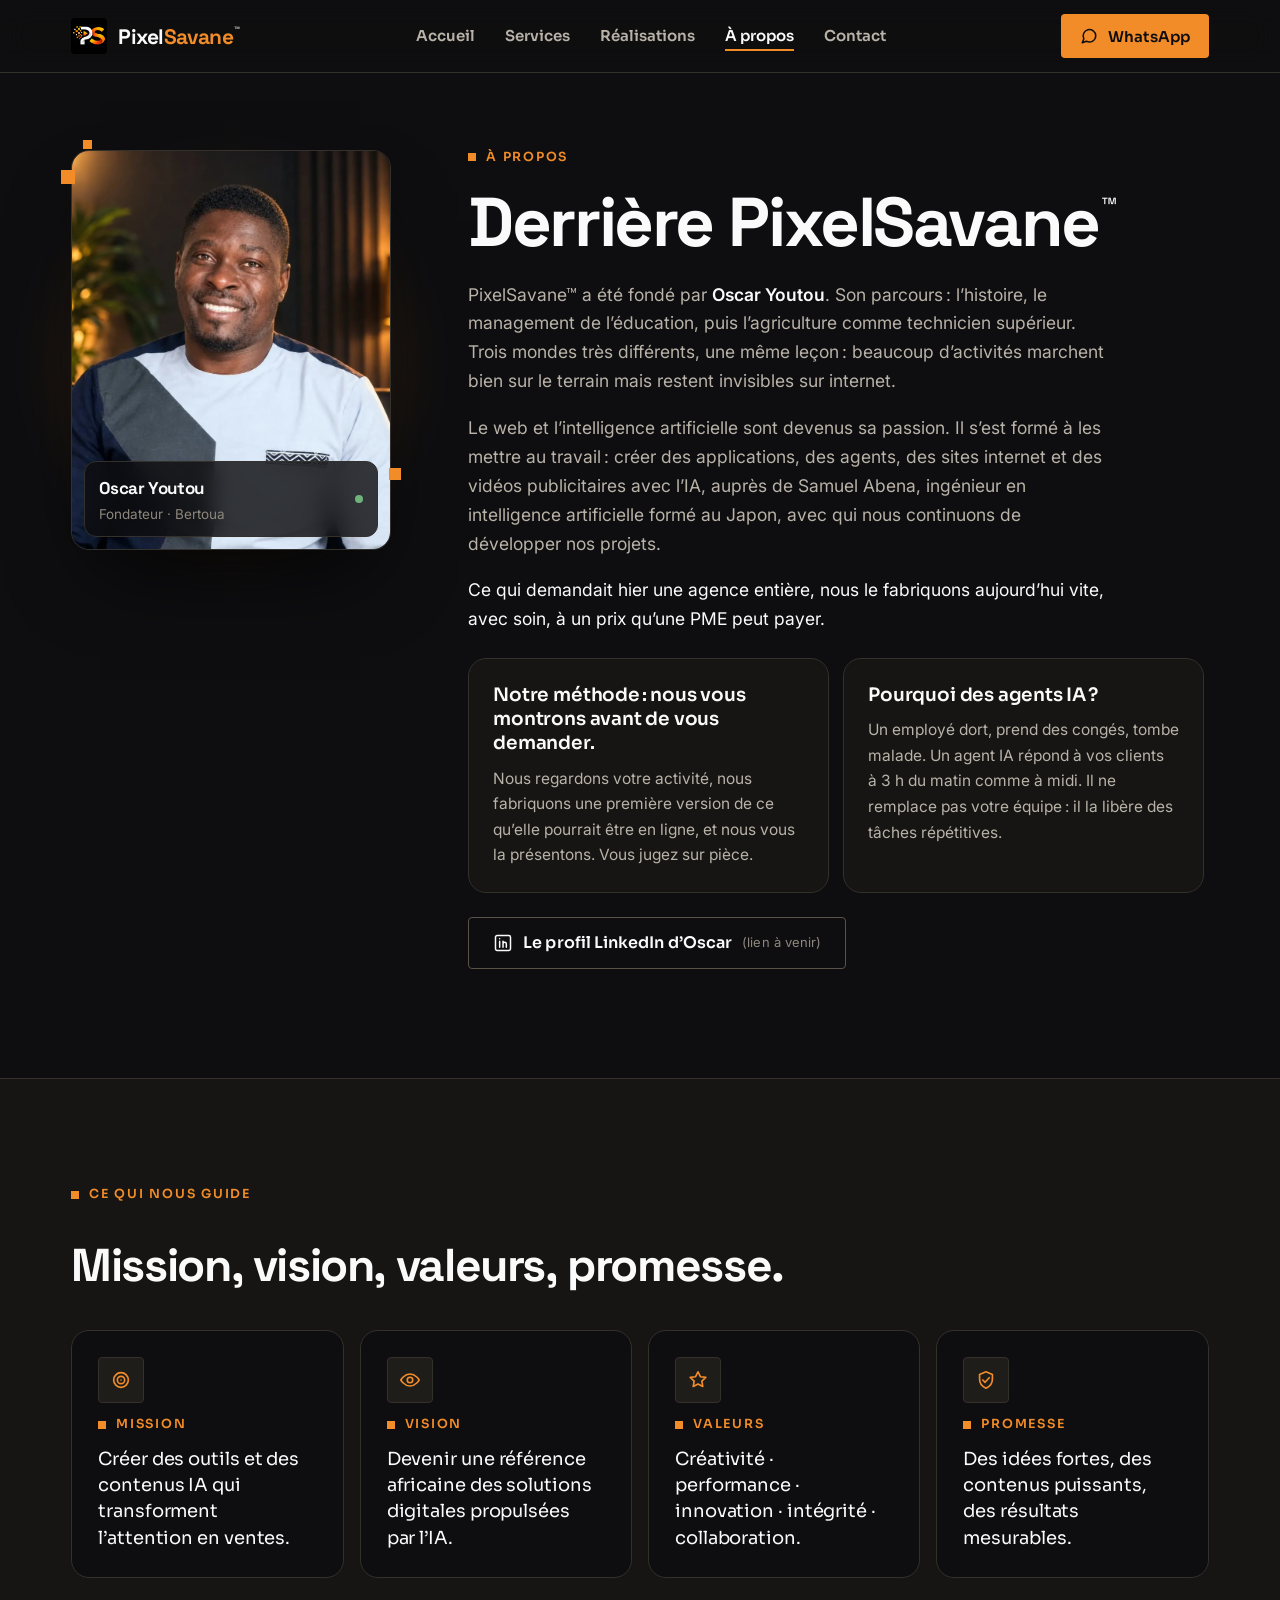
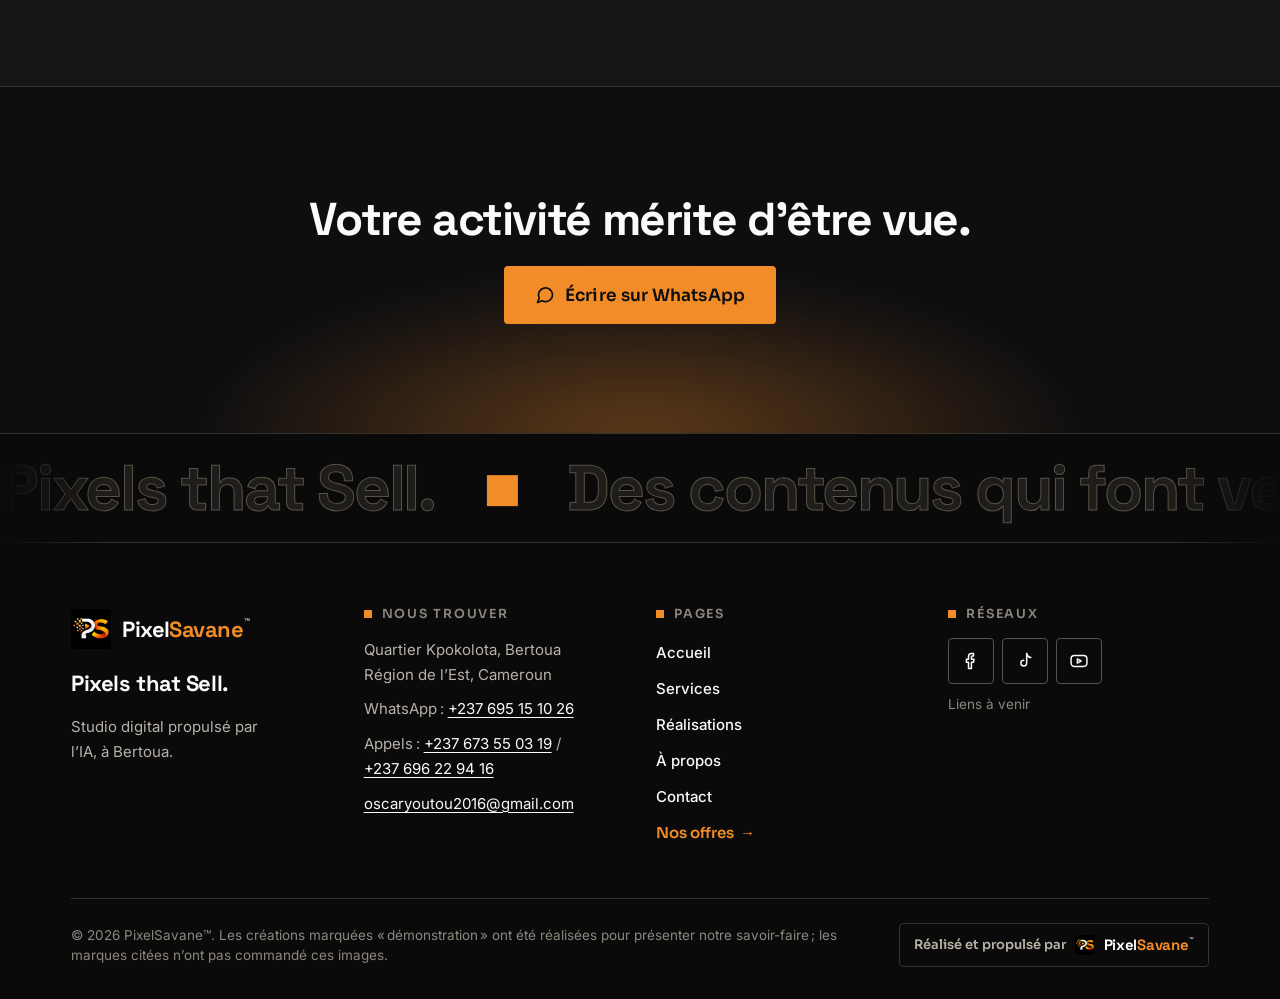
<file: a-propos.html>
<!doctype html>
<html lang="fr">
<head>
<meta charset="utf-8">
<meta name="viewport" content="width=device-width, initial-scale=1">
<title>À propos · PixelSavane™ : Oscar Youtou, studio digital à Bertoua</title>
<meta name="description" content="PixelSavane a été fondé par Oscar Youtou à Bertoua : un studio digital propulsé par l’IA qui fait exister en ligne les activités qui marchent sur le terrain.">
<meta name="theme-color" content="#0E0E10">
<link rel="canonical" href="https://pixelsavane-site.vercel.app/a-propos.html">
<meta property="og:url" content="https://pixelsavane-site.vercel.app/a-propos.html">
<meta property="og:type" content="website">
<meta property="og:locale" content="fr_FR">
<meta property="og:site_name" content="PixelSavane">
<meta property="og:title" content="À propos · Derrière PixelSavane™">
<meta property="og:description" content="Oscar Youtou, fondateur de PixelSavane, studio digital propulsé par l’IA à Bertoua.">
<meta property="og:image" content="https://pixelsavane-site.vercel.app/assets/img/oscar-portrait-pro.jpg">
<link rel="icon" type="image/png" href="assets/img/icone.png">
<link rel="preconnect" href="https://fonts.googleapis.com">
<link rel="preconnect" href="https://fonts.gstatic.com" crossorigin>
<link rel="stylesheet" href="https://fonts.googleapis.com/css2?family=Inter:wght@400;500;600&amp;family=JetBrains+Mono:wght@400;500;700&amp;family=Sora:wght@400;600&amp;family=Space+Grotesk:wght@500;700&amp;display=swap">
<link rel="stylesheet" href="assets/css/pixelsavane.css">
<script src="assets/js/config.js" defer></script>
<script src="assets/js/main.js" defer></script>
</head>
<body>
<div class="ps">
<a class="ps-skip" href="#contenu">Aller au contenu</a>

<div class="ps-top">
<header class="ps-hd">
<div class="ps-wrap ps-hd__bar">
<a href="index.html" class="ps-logo" aria-label="PixelSavane, accueil"><img src="assets/img/icone.png" alt="" width="36" height="36"><span class="ps-logo__nom">Pixel<span>Savane</span><sup class="ps-tm">™</sup></span></a>
<nav class="ps-nav ps-only-d" aria-label="Menu principal">
<a href="index.html">Accueil</a>
<a href="services.html">Services</a>
<a href="realisations.html">Réalisations</a>
<a href="a-propos.html" aria-current="page">À propos</a>
<a href="contact.html">Contact</a>
</nav>
<a href="https://wa.me/237695151026" data-wa="Bonjour PixelSavane, j’ai un projet :" class="ps-btn ps-btn--o ps-hd__btn ps-only-d"><svg class="ps-i18" viewBox="0 0 24 24" fill="none" stroke="currentColor" stroke-width="2" stroke-linecap="round" stroke-linejoin="round" aria-hidden="true"><path d="M21 11.5a8.4 8.4 0 0 1-12.4 7.4L3 21l2.1-5.4A8.4 8.4 0 1 1 21 11.5z"></path></svg>WhatsApp</a>
<button type="button" class="ps-btn ps-btn--line ps-hd__btn ps-hd__menu ps-only-m" aria-expanded="false" aria-controls="ps-menu" data-menu><svg class="ps-i18" viewBox="0 0 24 24" fill="none" stroke="currentColor" stroke-width="2" stroke-linecap="round" aria-hidden="true"><path d="M4 7h16M4 12h16M4 17h16"></path></svg><span>Menu</span></button>
</div>
<nav id="ps-menu" class="ps-only-m" aria-label="Menu principal" hidden>
<a href="index.html" class="ps-mlink ps-pop" style="--d:0s"><span>Accueil</span><small aria-hidden="true">01</small></a>
<a href="services.html" class="ps-mlink ps-pop" style="--d:.05s"><span>Services</span><small aria-hidden="true">02</small></a>
<a href="realisations.html" class="ps-mlink ps-pop" style="--d:.1s"><span>Réalisations</span><small aria-hidden="true">03</small></a>
<a href="a-propos.html" aria-current="page" class="ps-mlink ps-pop" style="--d:.15s"><span>À propos</span><small aria-hidden="true">04</small></a>
<a href="contact.html" class="ps-mlink ps-pop" style="--d:.2s"><span>Contact</span><small aria-hidden="true">05</small></a>
<a href="https://wa.me/237695151026" data-wa="Bonjour PixelSavane, j’ai un projet :" class="ps-btn ps-btn--o ps-pop" style="--d:.3s;margin-top:20px;width:100%"><svg viewBox="0 0 24 24" fill="none" stroke="currentColor" stroke-width="2" stroke-linecap="round" stroke-linejoin="round" aria-hidden="true"><path d="M21 11.5a8.4 8.4 0 0 1-12.4 7.4L3 21l2.1-5.4A8.4 8.4 0 1 1 21 11.5z"></path></svg>Écrire sur WhatsApp</a>
<a href="index.html#tarifs" class="ps-btn ps-btn--tarif ps-pop" style="--d:.36s;margin-top:10px;width:100%">Nos offres <span class="ps-arr" aria-hidden="true">→</span></a>
</nav>
</header>
</div>

<main id="contenu">

<section aria-labelledby="titre-page" class="ps-sec" style="padding-top:clamp(40px,6cqi,96px);overflow:hidden">
<div class="ps-wrap ps-apropos">
<div class="ps-portrait ps-in">
<div class="ps-glow" aria-hidden="true" style="inset:0 -12% -6%"></div>
<span class="ps-px" style="left:-10px;top:20px;--s:14px"></span>
<span class="ps-px" style="left:12px;top:-10px;--s:9px;--d:.8s"></span>
<span class="ps-px" style="right:-10px;bottom:70px;--s:12px;--d:1.6s"></span>
<figure class="ps-float ps-card" style="--t:9s">
<div class="ps-media"><picture><source srcset="assets/img/oscar-portrait-pro.webp" type="image/webp"><img src="assets/img/oscar-portrait-pro.jpg" alt="Oscar Youtou, fondateur de PixelSavane, souriant" width="820" height="1081"></picture></div>
<figcaption><span><span class="ps-portrait__nom">Oscar Youtou</span><span class="ps-sm">Fondateur · Bertoua</span></span><span class="ps-live" aria-hidden="true"></span></figcaption>
</figure>
</div>
<div class="ps-apropos__txt">
<p class="ps-eye ps-in">À propos</p>
<h1 id="titre-page" class="ps-h1 ps-in" style="--d:.1s">Derrière PixelSavane<sup class="ps-tm">™</sup></h1>
<div class="ps-recit ps-in" style="--d:.2s">
<p class="ps-p">PixelSavane™ a été fondé par <strong>Oscar Youtou</strong>. Son parcours&#8239;: l’histoire, le management de l’éducation, puis l’agriculture comme technicien supérieur. Trois mondes très différents, une même leçon&#8239;: beaucoup d’activités marchent bien sur le terrain mais restent invisibles sur internet.</p>
<p class="ps-p">Le web et l’intelligence artificielle sont devenus sa passion. Il s’est formé à les mettre au travail&#8239;: créer des applications, des agents, des sites internet et des vidéos publicitaires avec l’IA, auprès de <span data-samuel>Samuel Abena</span>, ingénieur en intelligence artificielle formé au Japon, avec qui nous continuons de développer nos projets.</p>
<p class="ps-p" style="color:var(--w)">Ce qui demandait hier une agence entière, nous le fabriquons aujourd’hui vite, avec soin, à un prix qu’une PME peut payer.</p>
</div>
<div class="ps-grid ps-in" style="--d:.3s;--min:260px;gap:14px;max-width:46rem">
<div class="ps-card ps-pilier-mini"><h2 class="ps-h3">Notre méthode&#8239;: nous vous montrons avant de vous demander.</h2><p class="ps-p">Nous regardons votre activité, nous fabriquons une première version de ce qu’elle pourrait être en ligne, et nous vous la présentons. Vous jugez sur pièce.</p></div>
<div class="ps-card ps-pilier-mini"><h2 class="ps-h3">Pourquoi des agents IA&#8239;?</h2><p class="ps-p">Un employé dort, prend des congés, tombe malade. Un agent IA répond à vos clients à 3&nbsp;h du matin comme à midi. Il ne remplace pas votre équipe&#8239;: il la libère des tâches répétitives.</p></div>
</div>
<div class="ps-btns ps-in" style="--d:.4s">
<a href="#" data-lien="linkedin" class="ps-btn ps-btn--line ps-btn--wrap"><svg viewBox="0 0 24 24" fill="none" stroke="currentColor" stroke-width="1.8" stroke-linecap="round" stroke-linejoin="round" aria-hidden="true"><rect x="3" y="3" width="18" height="18" rx="2"></rect><path d="M8 10v7M8 7v.01M12 17v-4a2 2 0 0 1 4 0v4M12 10v7"></path></svg>Le profil LinkedIn d’Oscar <small data-a-venir>(lien à venir)</small></a>
</div>
</div>
</div>
</section>

<section aria-labelledby="t-mvvp" class="ps-sec ps-bt ps-alt">
<div class="ps-wrap ps-col" style="--g:40px">
<div class="ps-rv ps-col"><p class="ps-eye">Ce qui nous guide</p><h2 id="t-mvvp" class="ps-h2">Mission, vision, valeurs, promesse.</h2></div>
<div class="ps-grid" style="--min:240px;gap:16px">
<article class="ps-card ps-rv ps-pilier">
<span class="ps-ico" aria-hidden="true"><svg width="22" height="22" viewBox="0 0 24 24" fill="none" stroke="currentColor" stroke-width="1.8" stroke-linecap="round" stroke-linejoin="round"><path d="M12 4a8 8 0 1 0 0 16 8 8 0 0 0 0-16zM12 8a4 4 0 1 0 0 8 4 4 0 0 0 0-8zM12 12h.01"></path></svg></span>
<h3 class="ps-eye">Mission</h3>
<p>Créer des outils et des contenus IA qui transforment l’attention en ventes.</p>
</article>
<article class="ps-card ps-rv ps-pilier">
<span class="ps-ico" aria-hidden="true"><svg width="22" height="22" viewBox="0 0 24 24" fill="none" stroke="currentColor" stroke-width="1.8" stroke-linecap="round" stroke-linejoin="round"><path d="M2 12s3.6-6.5 10-6.5S22 12 22 12s-3.6 6.5-10 6.5S2 12 2 12zM12 9a3 3 0 1 0 0 6 3 3 0 0 0 0-6z"></path></svg></span>
<h3 class="ps-eye">Vision</h3>
<p>Devenir une référence africaine des solutions digitales propulsées par l’IA.</p>
</article>
<article class="ps-card ps-rv ps-pilier">
<span class="ps-ico" aria-hidden="true"><svg width="22" height="22" viewBox="0 0 24 24" fill="none" stroke="currentColor" stroke-width="1.8" stroke-linecap="round" stroke-linejoin="round"><path d="M12 3l2.6 5.4 5.9.8-4.3 4.1 1 5.8L12 16.4l-5.2 2.7 1-5.8-4.3-4.1 5.9-.8z"></path></svg></span>
<h3 class="ps-eye">Valeurs</h3>
<p>Créativité · performance · innovation · intégrité · collaboration.</p>
</article>
<article class="ps-card ps-rv ps-pilier">
<span class="ps-ico" aria-hidden="true"><svg width="22" height="22" viewBox="0 0 24 24" fill="none" stroke="currentColor" stroke-width="1.8" stroke-linecap="round" stroke-linejoin="round"><path d="M12 3l7 3v5c0 4.5-3 8.3-7 10-4-1.7-7-5.5-7-10V6zM8.5 12l2.5 2.5 4.5-5"></path></svg></span>
<h3 class="ps-eye">Promesse</h3>
<p>Des idées fortes, des contenus puissants, des résultats mesurables.</p>
</article>
</div>
</div>
</section>

<section aria-labelledby="t-appel" class="ps-sec ps-bt" style="overflow:hidden">
<div class="ps-glow" aria-hidden="true" style="left:15%;right:15%;bottom:-45%;height:90%"></div>
<div class="ps-wrap ps-rv" style="position:relative;display:flex;flex-direction:column;align-items:center;text-align:center;gap:22px">
<h2 id="t-appel" class="ps-h2">Votre activité mérite d’être&nbsp;vue.</h2>
<a href="https://wa.me/237695151026" data-wa="Bonjour PixelSavane, voici ce que je fais :" class="ps-btn ps-btn--o ps-btn--xl"><svg viewBox="0 0 24 24" fill="none" stroke="currentColor" stroke-width="2" stroke-linecap="round" stroke-linejoin="round" aria-hidden="true"><path d="M21 11.5a8.4 8.4 0 0 1-12.4 7.4L3 21l2.1-5.4A8.4 8.4 0 1 1 21 11.5z"></path></svg>Écrire sur WhatsApp</a>
</div>
</section>

</main>

<footer class="ps-ft">
<div class="ps-mqw ps-ft-band" aria-hidden="true">
<div class="ps-mq"><span>Pixels that Sell.</span><b>■</b><span>Des contenus qui font vendre.</span><b>■</b><span>Pixels that Sell.</span><b>■</b><span>Des contenus qui font vendre.</span><b>■</b></div>
</div>
<div class="ps-wrap ps-ft-in">
<div class="ps-ft-grid">
<div class="ps-col" style="--g:14px">
<a href="index.html" class="ps-logo ps-logo--ft" aria-label="PixelSavane, accueil"><img src="assets/img/icone.png" alt="" width="40" height="40"><span class="ps-logo__nom">Pixel<span>Savane</span><sup class="ps-tm">™</sup></span></a>
<p class="ps-ft-slogan">Pixels that Sell.</p>
<p class="ps-p">Studio digital propulsé par l’IA, à&nbsp;Bertoua.</p>
</div>
<div class="ps-col" style="--g:10px">
<h2 class="ps-eye ps-ft-h">Nous trouver</h2>
<p class="ps-p">Quartier Kpokolota, Bertoua<br>Région de l’Est, Cameroun</p>
<p class="ps-p">WhatsApp&#8239;: <a href="https://wa.me/237695151026" class="ps-ft-a">+237 695 15 10 26</a></p>
<p class="ps-p">Appels&#8239;: <a href="tel:+237673550319" class="ps-ft-a">+237 673 55 03 19</a> / <a href="tel:+237696229416" class="ps-ft-a">+237 696 22 94 16</a></p>
<p class="ps-p"><a href="mailto:oscaryoutou2016@gmail.com" class="ps-ft-mail">oscaryoutou2016@gmail.com</a></p>
</div>
<nav class="ps-ft-nav" aria-label="Pages">
<h2 class="ps-eye ps-ft-h">Pages</h2>
<a href="index.html" class="ps-lnk ps-lnk--w">Accueil</a>
<a href="services.html" class="ps-lnk ps-lnk--w">Services</a>
<a href="realisations.html" class="ps-lnk ps-lnk--w">Réalisations</a>
<a href="a-propos.html" class="ps-lnk ps-lnk--w">À propos</a>
<a href="contact.html" class="ps-lnk ps-lnk--w">Contact</a>
<a href="index.html#tarifs" class="ps-lnk">Nos offres <span class="ps-arr" aria-hidden="true">→</span></a>
</nav>
<div class="ps-col" style="--g:10px">
<h2 class="ps-eye ps-ft-h">Réseaux</h2>
<div class="ps-soc">
<a href="#" data-lien="facebook" aria-label="Facebook (lien à venir)" class="ps-btn ps-btn--line"><svg viewBox="0 0 24 24" fill="none" stroke="currentColor" stroke-width="1.8" stroke-linecap="round" stroke-linejoin="round" aria-hidden="true"><path d="M15 3h-2.5A3.5 3.5 0 0 0 9 6.5V10H6.5v3.5H9V21h3.5v-7.5H15l.5-3.5h-3V7a1 1 0 0 1 1-1H15z"></path></svg></a>
<a href="#" data-lien="tiktok" aria-label="TikTok (lien à venir)" class="ps-btn ps-btn--line"><svg viewBox="0 0 24 24" fill="none" stroke="currentColor" stroke-width="1.8" stroke-linecap="round" stroke-linejoin="round" aria-hidden="true"><path d="M14 3v11.5a3.5 3.5 0 1 1-3.5-3.5"></path><path d="M14 3c.5 2.8 2.4 4.5 5 4.8"></path></svg></a>
<a href="#" data-lien="youtube" aria-label="YouTube (lien à venir)" class="ps-btn ps-btn--line"><svg viewBox="0 0 24 24" fill="none" stroke="currentColor" stroke-width="1.8" stroke-linecap="round" stroke-linejoin="round" aria-hidden="true"><rect x="2.5" y="5.5" width="19" height="13" rx="4"></rect><path d="M10 9.5l4.5 2.5-4.5 2.5z"></path></svg></a>
</div>
<p class="ps-sm" data-reseaux-note>Liens à venir</p>
</div>
</div>
<div class="ps-ft-bot">
<p class="ps-sm">© 2026 PixelSavane™. Les créations marquées «&#8239;démonstration&#8239;» ont été réalisées pour présenter notre savoir-faire&#8239;; les marques citées n’ont pas commandé ces images.</p>
<a href="index.html" class="ps-logo ps-sign">Réalisé et propulsé par <img src="assets/img/icone.png" alt="" width="20" height="20"><span class="ps-logo__nom">Pixel<span>Savane</span><sup class="ps-tm">™</sup></span></a>
</div>
</div>
</footer>

<div class="ps-only-m ps-mbar">
<a href="https://wa.me/237695151026" data-wa="Bonjour PixelSavane, j’ai un projet :" class="ps-btn ps-btn--o"><svg viewBox="0 0 24 24" fill="none" stroke="currentColor" stroke-width="2" stroke-linecap="round" stroke-linejoin="round" aria-hidden="true"><path d="M21 11.5a8.4 8.4 0 0 1-12.4 7.4L3 21l2.1-5.4A8.4 8.4 0 1 1 21 11.5z"></path></svg>Écrire sur WhatsApp</a>
</div>
</div>
</body>
</html>
</file>
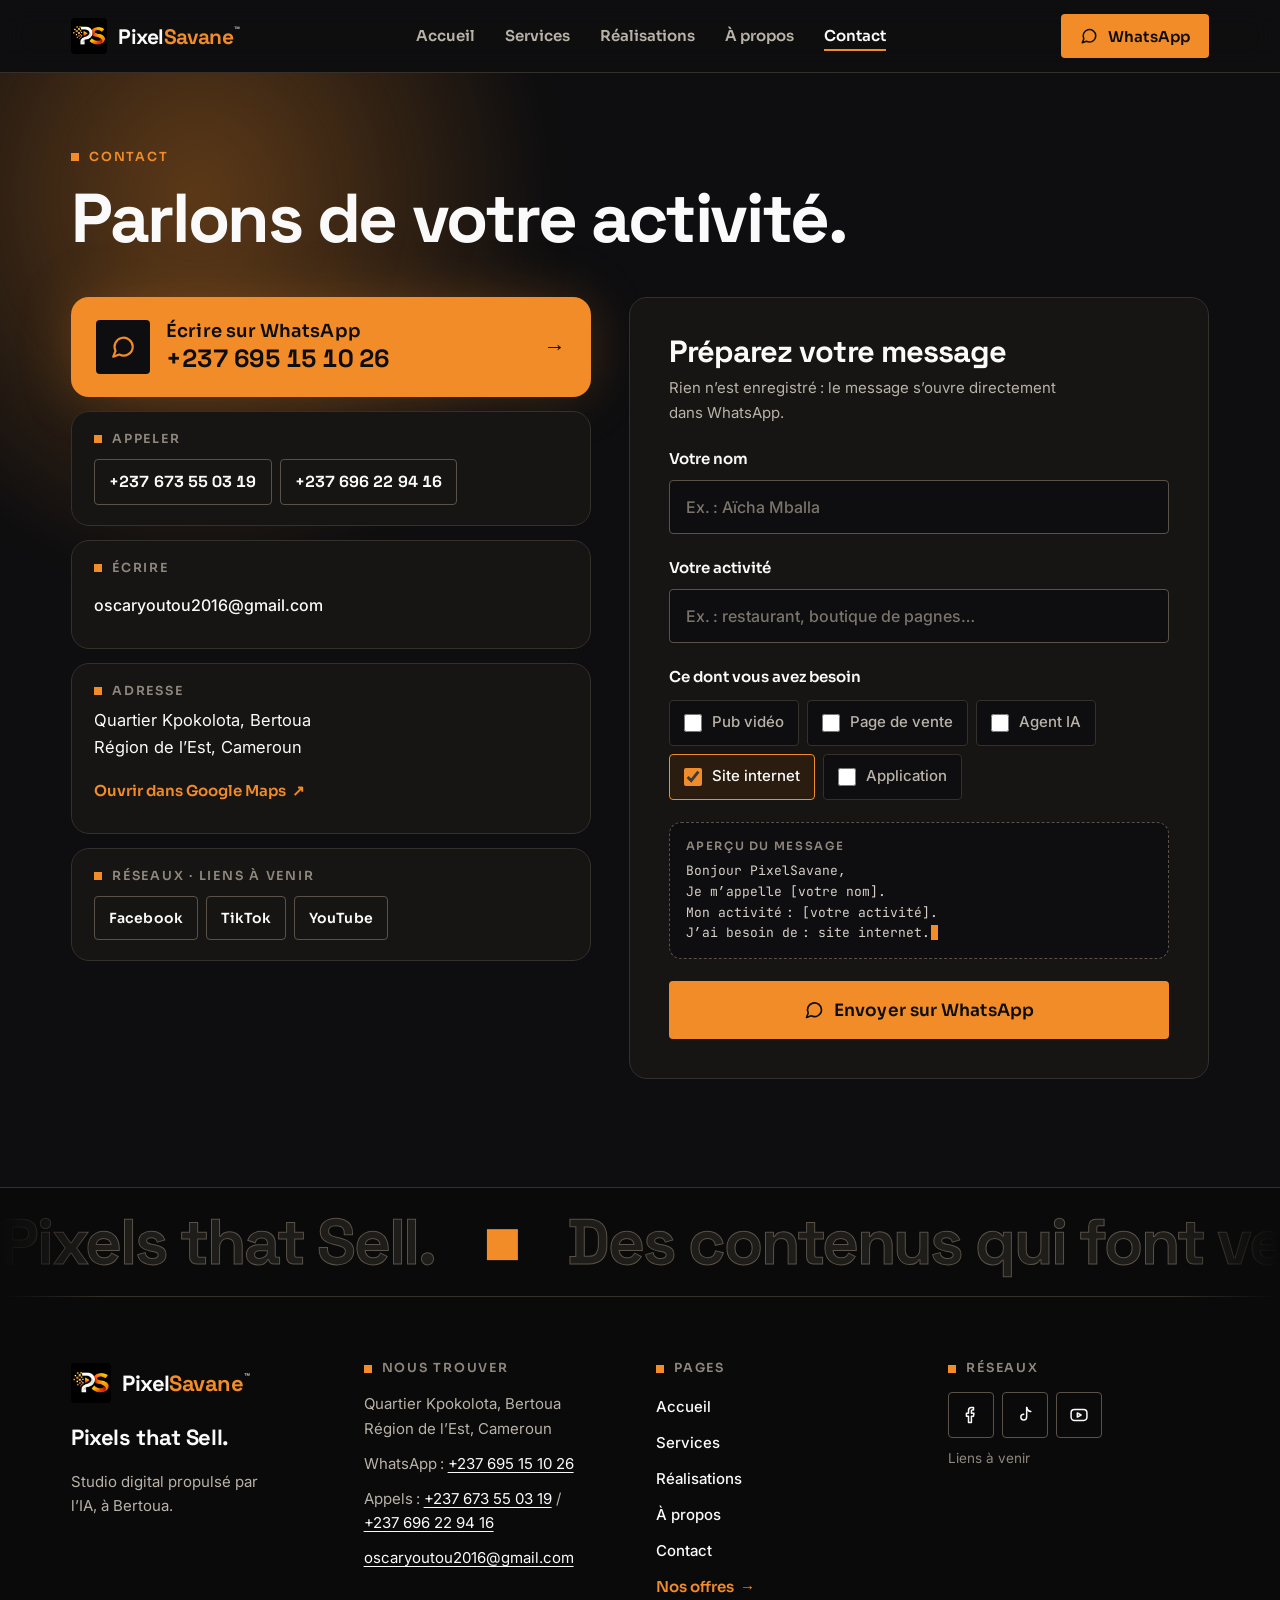
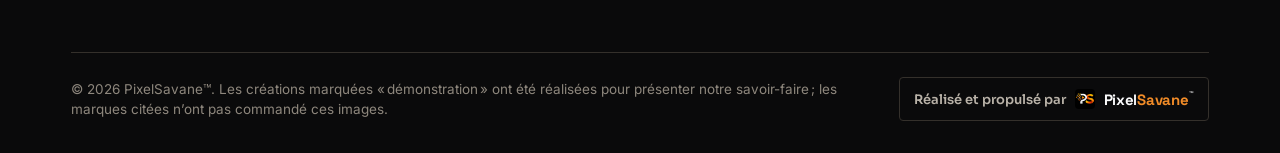
<file: contact.html>
<!doctype html>
<html lang="fr">
<head>
<meta charset="utf-8">
<meta name="viewport" content="width=device-width, initial-scale=1">
<title>Contact · PixelSavane™ : WhatsApp, appels et adresse à Bertoua</title>
<meta name="description" content="Contactez PixelSavane : WhatsApp +237 695 15 10 26, appels, e-mail. Quartier Kpokolota, Bertoua, région de l’Est, Cameroun.">
<meta name="theme-color" content="#0E0E10">
<link rel="canonical" href="https://pixelsavane-site.vercel.app/contact.html">
<meta property="og:url" content="https://pixelsavane-site.vercel.app/contact.html">
<meta property="og:type" content="website">
<meta property="og:locale" content="fr_FR">
<meta property="og:site_name" content="PixelSavane">
<meta property="og:title" content="Contact · Parlons de votre activité">
<meta property="og:description" content="WhatsApp, appels, e-mail : PixelSavane, studio digital propulsé par l’IA à Bertoua.">
<meta property="og:image" content="https://pixelsavane-site.vercel.app/assets/img/real-pieds-dans-leau.jpg">
<link rel="icon" type="image/png" href="assets/img/icone.png">
<link rel="preconnect" href="https://fonts.googleapis.com">
<link rel="preconnect" href="https://fonts.gstatic.com" crossorigin>
<link rel="stylesheet" href="https://fonts.googleapis.com/css2?family=Inter:wght@400;500;600&amp;family=JetBrains+Mono:wght@400;500;700&amp;family=Sora:wght@400;600&amp;family=Space+Grotesk:wght@500;700&amp;display=swap">
<link rel="stylesheet" href="assets/css/pixelsavane.css">
<script src="assets/js/config.js" defer></script>
<script src="assets/js/main.js" defer></script>
</head>
<body>
<div class="ps">
<a class="ps-skip" href="#contenu">Aller au contenu</a>

<div class="ps-top">
<header class="ps-hd">
<div class="ps-wrap ps-hd__bar">
<a href="index.html" class="ps-logo" aria-label="PixelSavane, accueil"><img src="assets/img/icone.png" alt="" width="36" height="36"><span class="ps-logo__nom">Pixel<span>Savane</span><sup class="ps-tm">™</sup></span></a>
<nav class="ps-nav ps-only-d" aria-label="Menu principal">
<a href="index.html">Accueil</a>
<a href="services.html">Services</a>
<a href="realisations.html">Réalisations</a>
<a href="a-propos.html">À propos</a>
<a href="contact.html" aria-current="page">Contact</a>
</nav>
<a href="https://wa.me/237695151026" data-wa="Bonjour PixelSavane, j’ai un projet :" class="ps-btn ps-btn--o ps-hd__btn ps-only-d"><svg class="ps-i18" viewBox="0 0 24 24" fill="none" stroke="currentColor" stroke-width="2" stroke-linecap="round" stroke-linejoin="round" aria-hidden="true"><path d="M21 11.5a8.4 8.4 0 0 1-12.4 7.4L3 21l2.1-5.4A8.4 8.4 0 1 1 21 11.5z"></path></svg>WhatsApp</a>
<button type="button" class="ps-btn ps-btn--line ps-hd__btn ps-hd__menu ps-only-m" aria-expanded="false" aria-controls="ps-menu" data-menu><svg class="ps-i18" viewBox="0 0 24 24" fill="none" stroke="currentColor" stroke-width="2" stroke-linecap="round" aria-hidden="true"><path d="M4 7h16M4 12h16M4 17h16"></path></svg><span>Menu</span></button>
</div>
<nav id="ps-menu" class="ps-only-m" aria-label="Menu principal" hidden>
<a href="index.html" class="ps-mlink ps-pop" style="--d:0s"><span>Accueil</span><small aria-hidden="true">01</small></a>
<a href="services.html" class="ps-mlink ps-pop" style="--d:.05s"><span>Services</span><small aria-hidden="true">02</small></a>
<a href="realisations.html" class="ps-mlink ps-pop" style="--d:.1s"><span>Réalisations</span><small aria-hidden="true">03</small></a>
<a href="a-propos.html" class="ps-mlink ps-pop" style="--d:.15s"><span>À propos</span><small aria-hidden="true">04</small></a>
<a href="contact.html" aria-current="page" class="ps-mlink ps-pop" style="--d:.2s"><span>Contact</span><small aria-hidden="true">05</small></a>
<a href="https://wa.me/237695151026" data-wa="Bonjour PixelSavane, j’ai un projet :" class="ps-btn ps-btn--o ps-pop" style="--d:.3s;margin-top:20px;width:100%"><svg viewBox="0 0 24 24" fill="none" stroke="currentColor" stroke-width="2" stroke-linecap="round" stroke-linejoin="round" aria-hidden="true"><path d="M21 11.5a8.4 8.4 0 0 1-12.4 7.4L3 21l2.1-5.4A8.4 8.4 0 1 1 21 11.5z"></path></svg>Écrire sur WhatsApp</a>
<a href="index.html#tarifs" class="ps-btn ps-btn--tarif ps-pop" style="--d:.36s;margin-top:10px;width:100%">Nos offres <span class="ps-arr" aria-hidden="true">→</span></a>
</nav>
</header>
</div>

<main id="contenu">

<section aria-labelledby="titre-page" class="ps-sec" style="padding-top:clamp(40px,6cqi,96px);overflow:hidden">
<div class="ps-glow" aria-hidden="true" style="left:-12%;top:-24%;width:55%;height:70%"></div>
<div class="ps-wrap ps-col" style="position:relative;--g:44px">
<div class="ps-col" style="--g:20px">
<p class="ps-eye ps-in">Contact</p>
<h1 id="titre-page" class="ps-h1 ps-in" style="--d:.1s">Parlons de votre activité.</h1>
</div>
<div class="ps-contact">

<div class="ps-contact__infos ps-in" style="--d:.2s">
<a href="https://wa.me/237695151026" data-wa="Bonjour PixelSavane, j’ai un projet :" class="ps-btn ps-btn--o ps-wa-xl">
<span class="ps-wa-xl__ico" aria-hidden="true"><svg viewBox="0 0 24 24" fill="none" stroke="currentColor" stroke-width="2" stroke-linecap="round" stroke-linejoin="round"><path d="M21 11.5a8.4 8.4 0 0 1-12.4 7.4L3 21l2.1-5.4A8.4 8.4 0 1 1 21 11.5z"></path></svg></span>
<span class="ps-wa-xl__txt"><span>Écrire sur WhatsApp</span><span class="ps-num">+237 695 15 10 26</span></span>
<span class="ps-arr" aria-hidden="true">→</span>
</a>
<div class="ps-card ps-bloc" style="gap:12px"><h2 class="ps-eye">Appeler</h2>
<div class="ps-bloc__btns"><a href="tel:+237673550319" class="ps-btn ps-btn--line ps-tel">+237 673 55 03 19</a><a href="tel:+237696229416" class="ps-btn ps-btn--line ps-tel">+237 696 22 94 16</a></div></div>
<div class="ps-card ps-bloc"><h2 class="ps-eye">Écrire</h2><a href="mailto:oscaryoutou2016@gmail.com" class="ps-lnk ps-mail">oscaryoutou2016@gmail.com</a></div>
<div class="ps-card ps-bloc"><h2 class="ps-eye">Adresse</h2><p class="ps-p">Quartier Kpokolota, Bertoua<br>Région de l’Est, Cameroun</p><a href="https://www.google.com/maps/search/?api=1&amp;query=Kpokolota%2C%20Bertoua%2C%20Cameroun" class="ps-lnk" style="align-self:flex-start" target="_blank" rel="noopener">Ouvrir dans Google Maps <span class="ps-arr" aria-hidden="true">↗</span></a></div>
<div class="ps-card ps-bloc" style="gap:12px"><h2 class="ps-eye"><span>Réseaux<span data-reseaux-note> · liens à venir</span></span></h2>
<div class="ps-bloc__btns"><a href="#" data-lien="facebook" class="ps-btn ps-btn--line ps-reseau">Facebook</a><a href="#" data-lien="tiktok" class="ps-btn ps-btn--line ps-reseau">TikTok</a><a href="#" data-lien="youtube" class="ps-btn ps-btn--line ps-reseau">YouTube</a></div></div>
</div>

<form aria-labelledby="t-form" class="ps-form ps-in" style="--d:.3s" data-wa-form>
<div class="ps-col" style="--g:8px"><h2 id="t-form" class="ps-h2">Préparez votre message</h2><p class="ps-p" style="font-size:15px">Rien n’est enregistré&#8239;: le message s’ouvre directement dans WhatsApp.</p></div>
<div class="ps-col" style="--g:8px"><label for="nom">Votre nom</label><input id="nom" name="nom" type="text" autocomplete="name" class="ps-field" placeholder="Ex.&#8239;: Aïcha Mballa"></div>
<div class="ps-col" style="--g:8px"><label for="activite">Votre activité</label><input id="activite" name="activite" type="text" class="ps-field" placeholder="Ex.&#8239;: restaurant, boutique de pagnes…"></div>
<fieldset>
<legend>Ce dont vous avez besoin</legend>
<div class="ps-bloc__btns">
<label class="ps-check"><input type="checkbox" value="Pub vidéo">Pub vidéo</label>
<label class="ps-check"><input type="checkbox" value="Page de vente">Page de vente</label>
<label class="ps-check"><input type="checkbox" value="Agent IA">Agent IA</label>
<label class="ps-check"><input type="checkbox" value="Site internet" checked>Site internet</label>
<label class="ps-check"><input type="checkbox" value="Application">Application</label>
</div>
</fieldset>
<div class="ps-chat ps-apercu" aria-live="polite"><span>Aperçu du message</span><span data-apercu>Bonjour PixelSavane,
Je m’appelle [votre nom].
Mon activité&#8239;: [votre activité].
J’ai besoin de&#8239;: site internet.</span><span class="ps-caret" aria-hidden="true"></span></div>
<a href="https://wa.me/237695151026?text=Bonjour%20PixelSavane%2C%0AJe%20m%E2%80%99appelle%20%5Bvotre%20nom%5D.%0AMon%20activit%C3%A9%E2%80%AF%3A%20%5Bvotre%20activit%C3%A9%5D.%0AJ%E2%80%99ai%20besoin%20de%E2%80%AF%3A%20site%20internet." class="ps-btn ps-btn--o ps-btn--xl" style="width:100%" data-wa-envoyer><svg viewBox="0 0 24 24" fill="none" stroke="currentColor" stroke-width="2" stroke-linecap="round" stroke-linejoin="round" aria-hidden="true"><path d="M21 11.5a8.4 8.4 0 0 1-12.4 7.4L3 21l2.1-5.4A8.4 8.4 0 1 1 21 11.5z"></path></svg>Envoyer sur WhatsApp</a>
</form>
</div>
</div>
</section>

</main>

<footer class="ps-ft">
<div class="ps-mqw ps-ft-band" aria-hidden="true">
<div class="ps-mq"><span>Pixels that Sell.</span><b>■</b><span>Des contenus qui font vendre.</span><b>■</b><span>Pixels that Sell.</span><b>■</b><span>Des contenus qui font vendre.</span><b>■</b></div>
</div>
<div class="ps-wrap ps-ft-in">
<div class="ps-ft-grid">
<div class="ps-col" style="--g:14px">
<a href="index.html" class="ps-logo ps-logo--ft" aria-label="PixelSavane, accueil"><img src="assets/img/icone.png" alt="" width="40" height="40"><span class="ps-logo__nom">Pixel<span>Savane</span><sup class="ps-tm">™</sup></span></a>
<p class="ps-ft-slogan">Pixels that Sell.</p>
<p class="ps-p">Studio digital propulsé par l’IA, à&nbsp;Bertoua.</p>
</div>
<div class="ps-col" style="--g:10px">
<h2 class="ps-eye ps-ft-h">Nous trouver</h2>
<p class="ps-p">Quartier Kpokolota, Bertoua<br>Région de l’Est, Cameroun</p>
<p class="ps-p">WhatsApp&#8239;: <a href="https://wa.me/237695151026" class="ps-ft-a">+237 695 15 10 26</a></p>
<p class="ps-p">Appels&#8239;: <a href="tel:+237673550319" class="ps-ft-a">+237 673 55 03 19</a> / <a href="tel:+237696229416" class="ps-ft-a">+237 696 22 94 16</a></p>
<p class="ps-p"><a href="mailto:oscaryoutou2016@gmail.com" class="ps-ft-mail">oscaryoutou2016@gmail.com</a></p>
</div>
<nav class="ps-ft-nav" aria-label="Pages">
<h2 class="ps-eye ps-ft-h">Pages</h2>
<a href="index.html" class="ps-lnk ps-lnk--w">Accueil</a>
<a href="services.html" class="ps-lnk ps-lnk--w">Services</a>
<a href="realisations.html" class="ps-lnk ps-lnk--w">Réalisations</a>
<a href="a-propos.html" class="ps-lnk ps-lnk--w">À propos</a>
<a href="contact.html" class="ps-lnk ps-lnk--w">Contact</a>
<a href="index.html#tarifs" class="ps-lnk">Nos offres <span class="ps-arr" aria-hidden="true">→</span></a>
</nav>
<div class="ps-col" style="--g:10px">
<h2 class="ps-eye ps-ft-h">Réseaux</h2>
<div class="ps-soc">
<a href="#" data-lien="facebook" aria-label="Facebook (lien à venir)" class="ps-btn ps-btn--line"><svg viewBox="0 0 24 24" fill="none" stroke="currentColor" stroke-width="1.8" stroke-linecap="round" stroke-linejoin="round" aria-hidden="true"><path d="M15 3h-2.5A3.5 3.5 0 0 0 9 6.5V10H6.5v3.5H9V21h3.5v-7.5H15l.5-3.5h-3V7a1 1 0 0 1 1-1H15z"></path></svg></a>
<a href="#" data-lien="tiktok" aria-label="TikTok (lien à venir)" class="ps-btn ps-btn--line"><svg viewBox="0 0 24 24" fill="none" stroke="currentColor" stroke-width="1.8" stroke-linecap="round" stroke-linejoin="round" aria-hidden="true"><path d="M14 3v11.5a3.5 3.5 0 1 1-3.5-3.5"></path><path d="M14 3c.5 2.8 2.4 4.5 5 4.8"></path></svg></a>
<a href="#" data-lien="youtube" aria-label="YouTube (lien à venir)" class="ps-btn ps-btn--line"><svg viewBox="0 0 24 24" fill="none" stroke="currentColor" stroke-width="1.8" stroke-linecap="round" stroke-linejoin="round" aria-hidden="true"><rect x="2.5" y="5.5" width="19" height="13" rx="4"></rect><path d="M10 9.5l4.5 2.5-4.5 2.5z"></path></svg></a>
</div>
<p class="ps-sm" data-reseaux-note>Liens à venir</p>
</div>
</div>
<div class="ps-ft-bot">
<p class="ps-sm">© 2026 PixelSavane™. Les créations marquées «&#8239;démonstration&#8239;» ont été réalisées pour présenter notre savoir-faire&#8239;; les marques citées n’ont pas commandé ces images.</p>
<a href="index.html" class="ps-logo ps-sign">Réalisé et propulsé par <img src="assets/img/icone.png" alt="" width="20" height="20"><span class="ps-logo__nom">Pixel<span>Savane</span><sup class="ps-tm">™</sup></span></a>
</div>
</div>
</footer>

<div class="ps-only-m ps-mbar">
<a href="https://wa.me/237695151026" data-wa="Bonjour PixelSavane, j’ai un projet :" class="ps-btn ps-btn--o"><svg viewBox="0 0 24 24" fill="none" stroke="currentColor" stroke-width="2" stroke-linecap="round" stroke-linejoin="round" aria-hidden="true"><path d="M21 11.5a8.4 8.4 0 0 1-12.4 7.4L3 21l2.1-5.4A8.4 8.4 0 1 1 21 11.5z"></path></svg>Écrire sur WhatsApp</a>
</div>
</div>
</body>
</html>
</file>
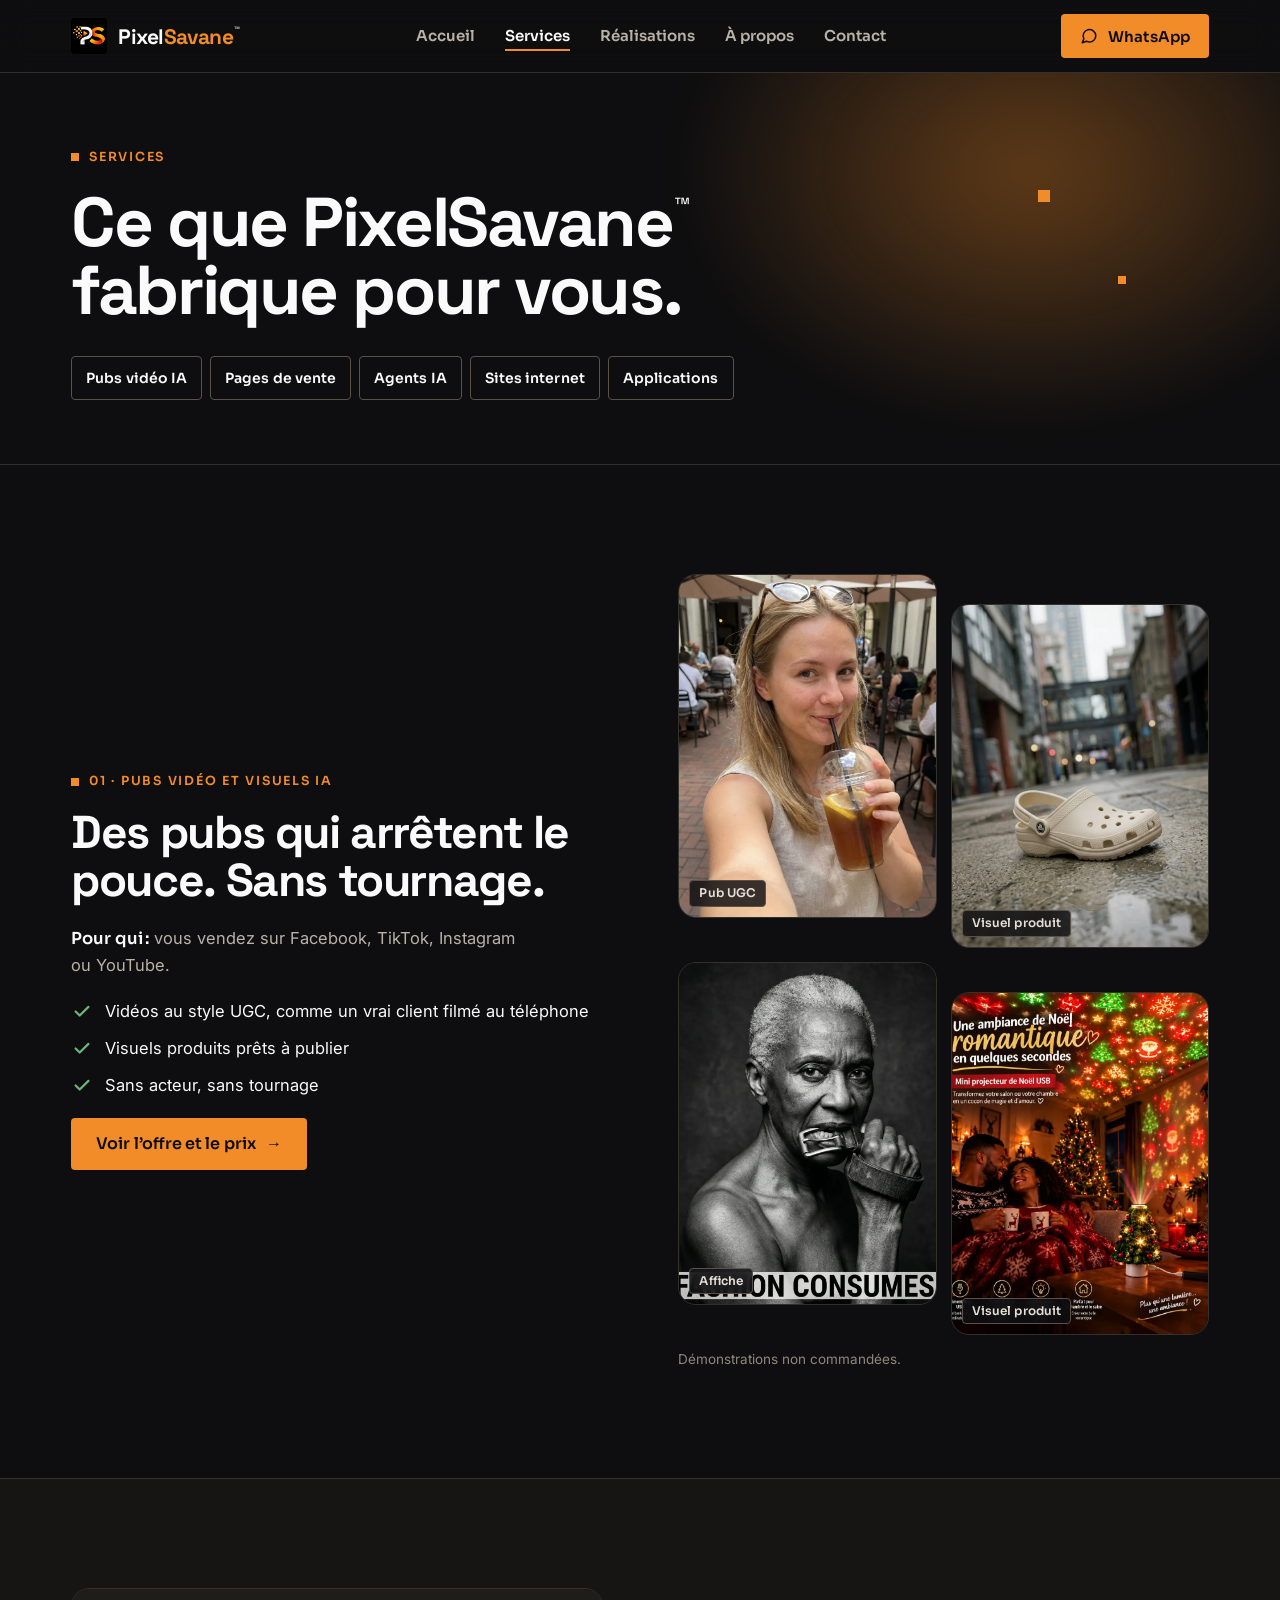
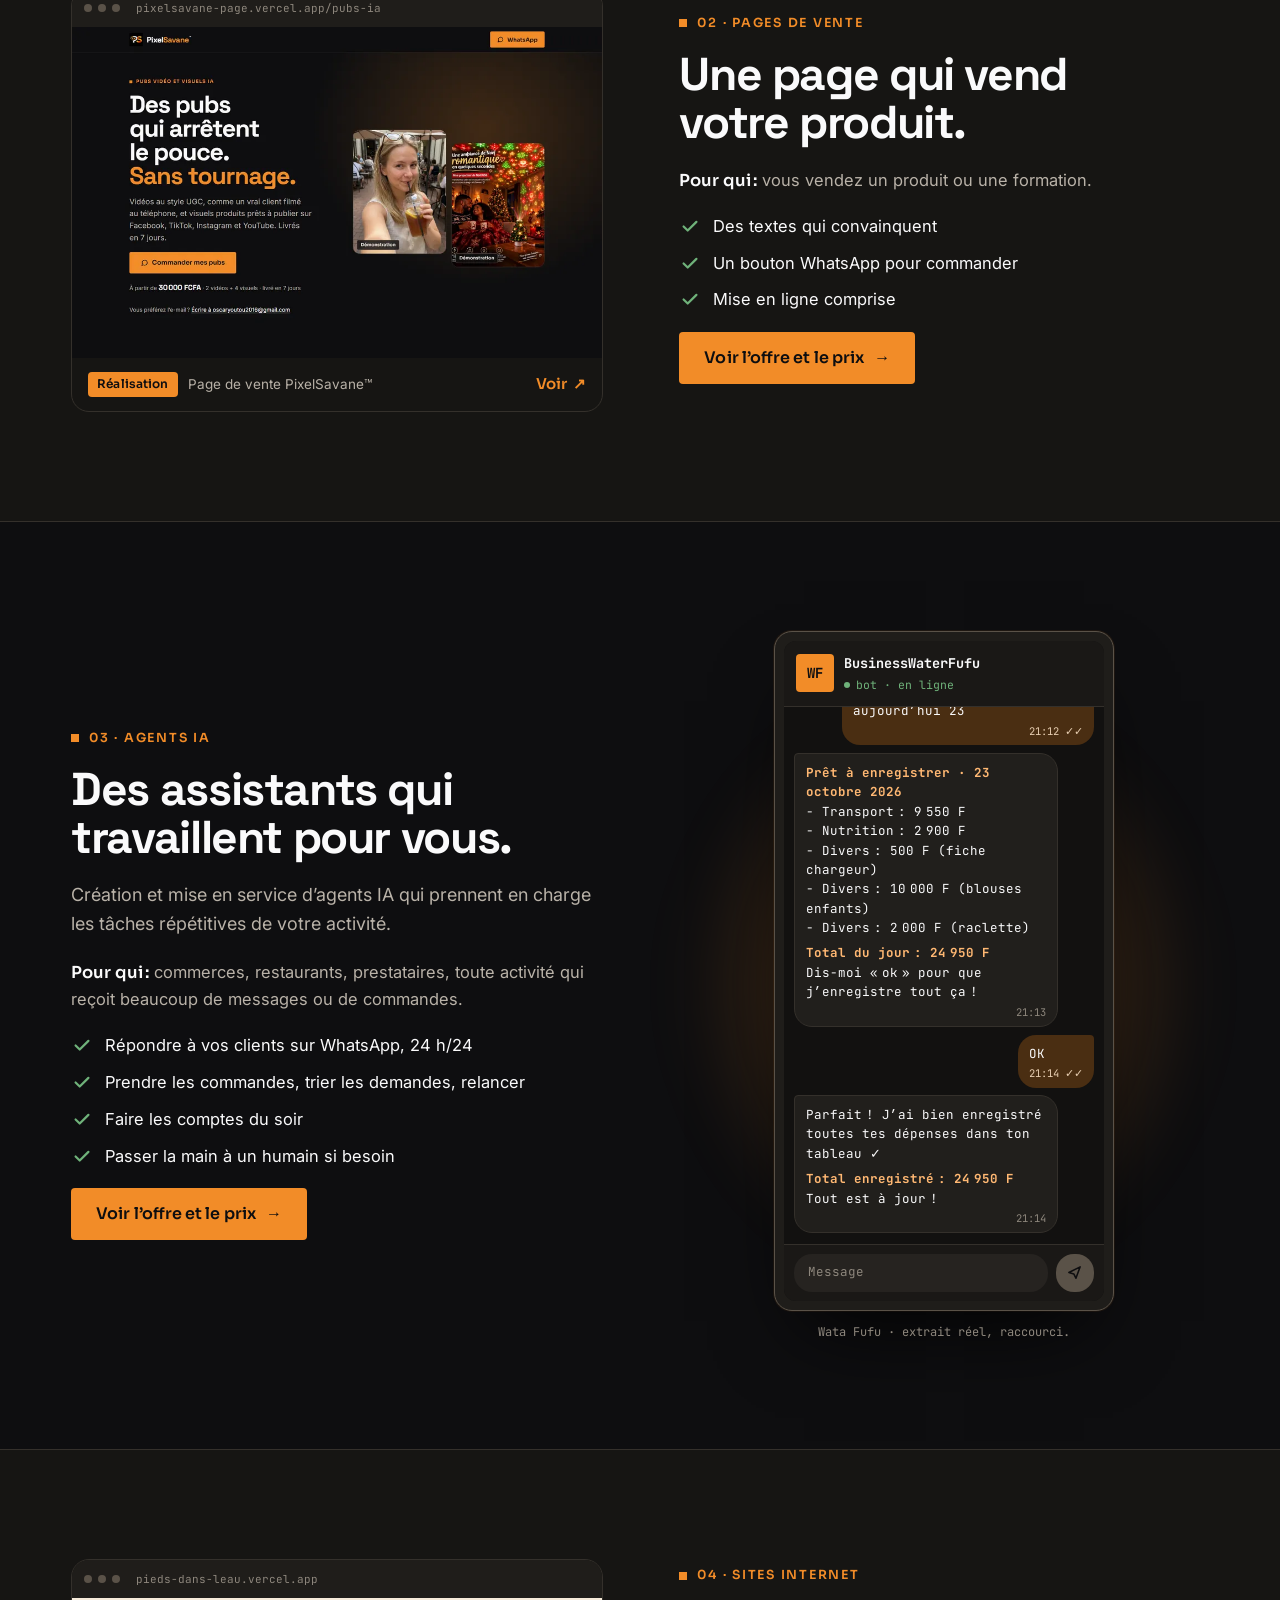
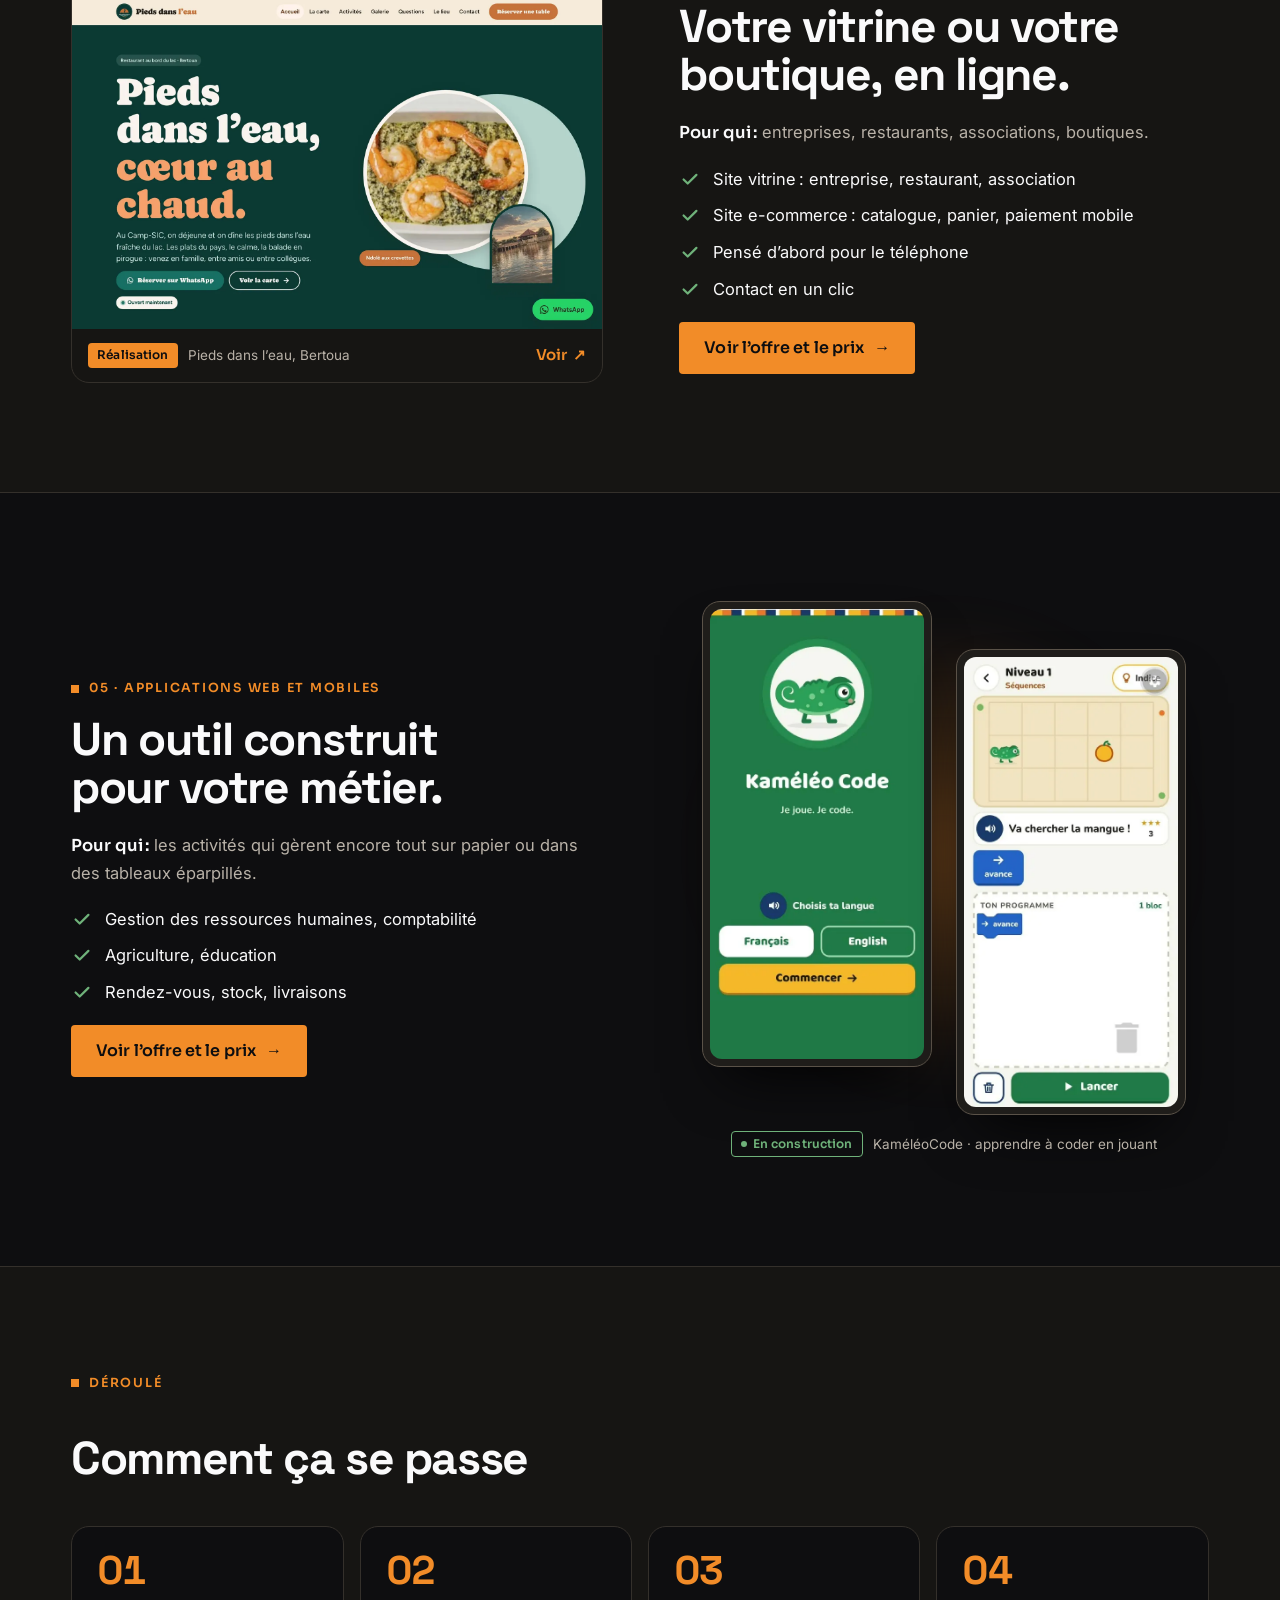
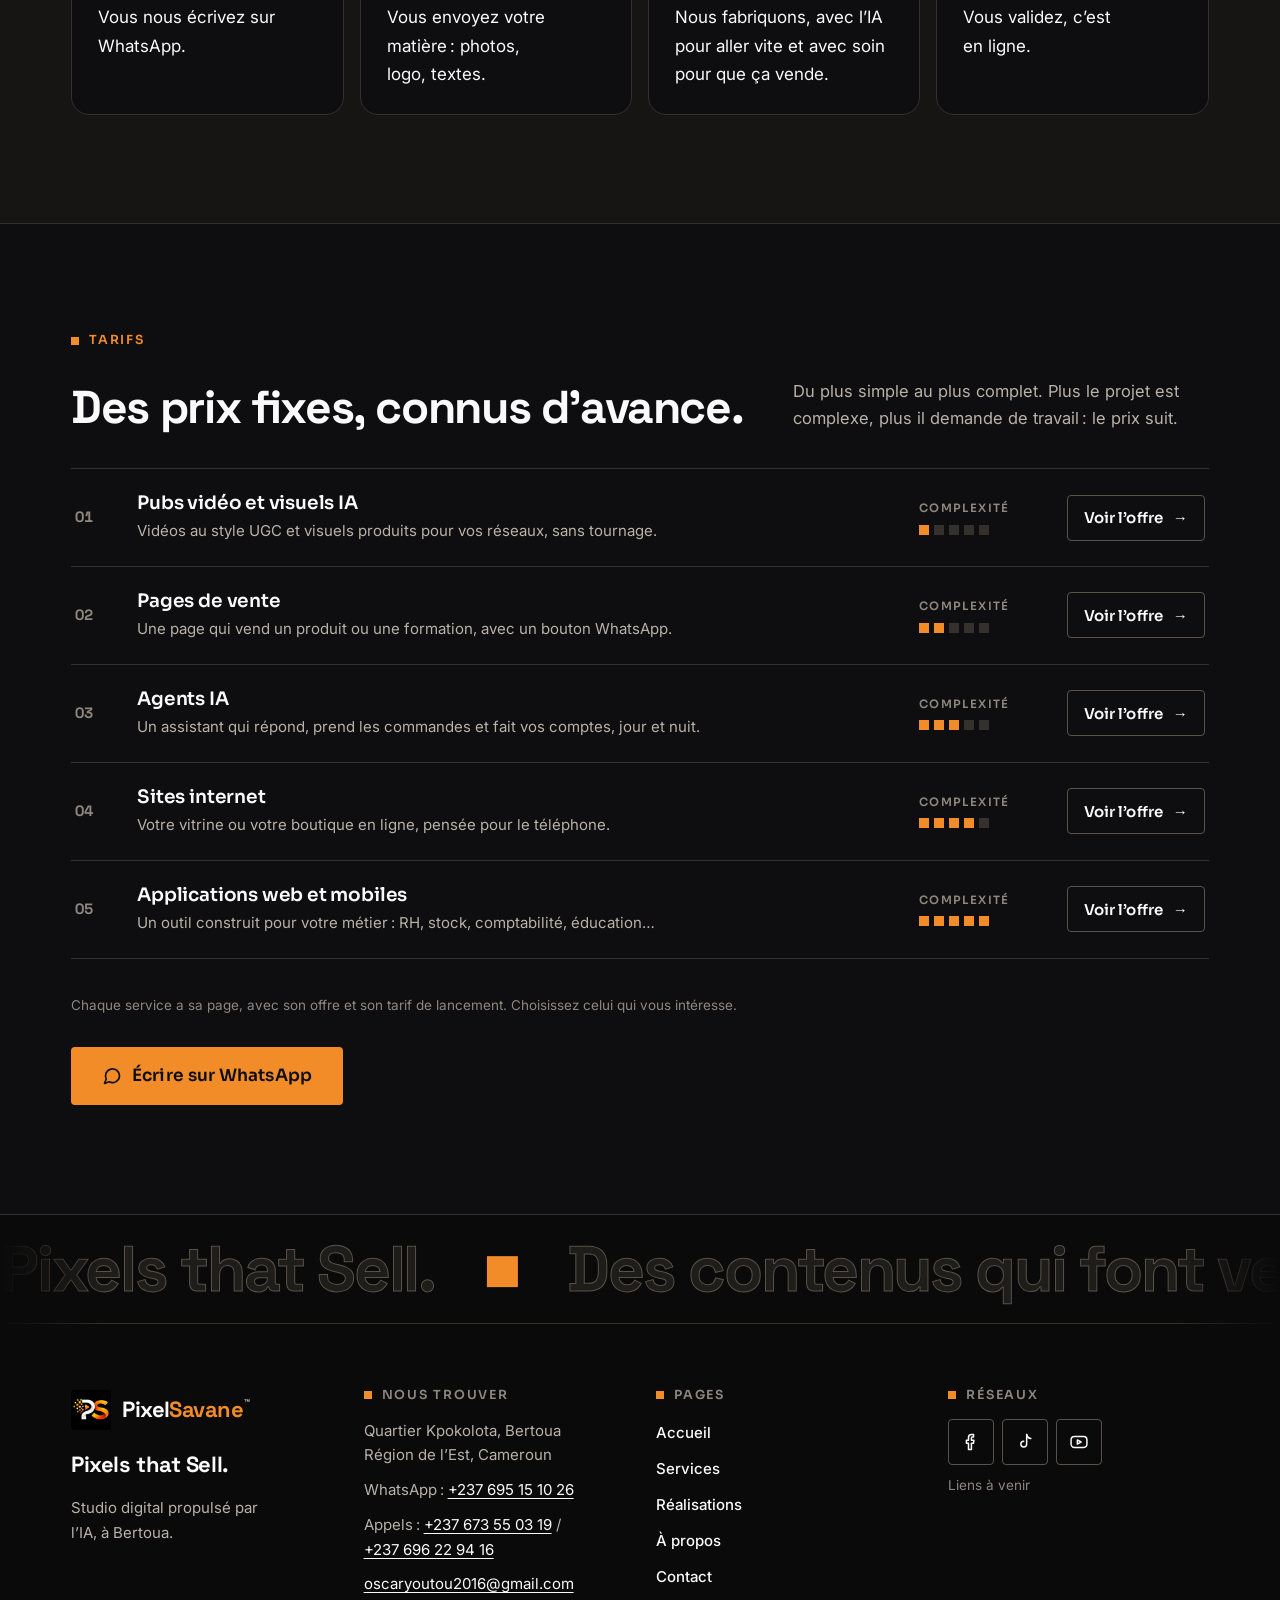
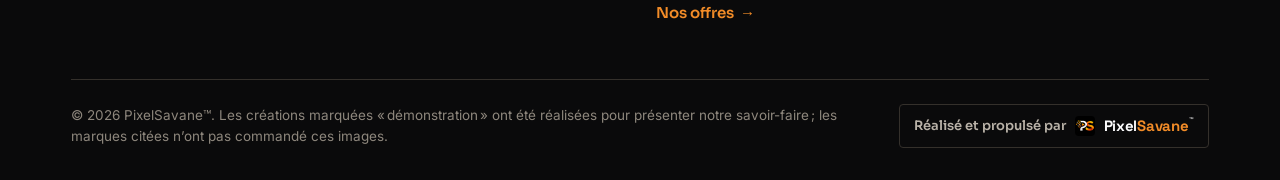
<file: services.html>
<!doctype html>
<html lang="fr">
<head>
<meta charset="utf-8">
<meta name="viewport" content="width=device-width, initial-scale=1">
<title>Services · PixelSavane™ : pubs IA, pages de vente, agents IA, sites et applications</title>
<meta name="description" content="Pubs vidéo et visuels IA, pages de vente, agents IA, sites internet, applications web et mobiles : ce que PixelSavane fabrique pour votre activité, à Bertoua.">
<meta name="theme-color" content="#0E0E10">
<link rel="canonical" href="https://pixelsavane-site.vercel.app/services.html">
<meta property="og:url" content="https://pixelsavane-site.vercel.app/services.html">
<meta property="og:type" content="website">
<meta property="og:locale" content="fr_FR">
<meta property="og:site_name" content="PixelSavane">
<meta property="og:title" content="Services · Ce que PixelSavane™ fabrique pour vous">
<meta property="og:description" content="Pubs vidéo et visuels IA, pages de vente, agents IA, sites internet, applications web et mobiles.">
<meta property="og:image" content="https://pixelsavane-site.vercel.app/assets/img/real-pieds-dans-leau.jpg">
<link rel="icon" type="image/png" href="assets/img/icone.png">
<link rel="preconnect" href="https://fonts.googleapis.com">
<link rel="preconnect" href="https://fonts.gstatic.com" crossorigin>
<link rel="stylesheet" href="https://fonts.googleapis.com/css2?family=Inter:wght@400;500;600&amp;family=JetBrains+Mono:wght@400;500;700&amp;family=Sora:wght@400;600&amp;family=Space+Grotesk:wght@500;700&amp;display=swap">
<link rel="stylesheet" href="assets/css/pixelsavane.css">
<script src="assets/js/config.js" defer></script>
<script src="assets/js/main.js" defer></script>
</head>
<body>
<div class="ps">
<a class="ps-skip" href="#contenu">Aller au contenu</a>

<div class="ps-top">
<header class="ps-hd">
<div class="ps-wrap ps-hd__bar">
<a href="index.html" class="ps-logo" aria-label="PixelSavane, accueil"><img src="assets/img/icone.png" alt="" width="36" height="36"><span class="ps-logo__nom">Pixel<span>Savane</span><sup class="ps-tm">™</sup></span></a>
<nav class="ps-nav ps-only-d" aria-label="Menu principal">
<a href="index.html">Accueil</a>
<a href="services.html" aria-current="page">Services</a>
<a href="realisations.html">Réalisations</a>
<a href="a-propos.html">À propos</a>
<a href="contact.html">Contact</a>
</nav>
<a href="https://wa.me/237695151026" data-wa="Bonjour PixelSavane, j’ai un projet :" class="ps-btn ps-btn--o ps-hd__btn ps-only-d"><svg class="ps-i18" viewBox="0 0 24 24" fill="none" stroke="currentColor" stroke-width="2" stroke-linecap="round" stroke-linejoin="round" aria-hidden="true"><path d="M21 11.5a8.4 8.4 0 0 1-12.4 7.4L3 21l2.1-5.4A8.4 8.4 0 1 1 21 11.5z"></path></svg>WhatsApp</a>
<button type="button" class="ps-btn ps-btn--line ps-hd__btn ps-hd__menu ps-only-m" aria-expanded="false" aria-controls="ps-menu" data-menu><svg class="ps-i18" viewBox="0 0 24 24" fill="none" stroke="currentColor" stroke-width="2" stroke-linecap="round" aria-hidden="true"><path d="M4 7h16M4 12h16M4 17h16"></path></svg><span>Menu</span></button>
</div>
<nav id="ps-menu" class="ps-only-m" aria-label="Menu principal" hidden>
<a href="index.html" class="ps-mlink ps-pop" style="--d:0s"><span>Accueil</span><small aria-hidden="true">01</small></a>
<a href="services.html" aria-current="page" class="ps-mlink ps-pop" style="--d:.05s"><span>Services</span><small aria-hidden="true">02</small></a>
<a href="realisations.html" class="ps-mlink ps-pop" style="--d:.1s"><span>Réalisations</span><small aria-hidden="true">03</small></a>
<a href="a-propos.html" class="ps-mlink ps-pop" style="--d:.15s"><span>À propos</span><small aria-hidden="true">04</small></a>
<a href="contact.html" class="ps-mlink ps-pop" style="--d:.2s"><span>Contact</span><small aria-hidden="true">05</small></a>
<a href="https://wa.me/237695151026" data-wa="Bonjour PixelSavane, j’ai un projet :" class="ps-btn ps-btn--o ps-pop" style="--d:.3s;margin-top:20px;width:100%"><svg viewBox="0 0 24 24" fill="none" stroke="currentColor" stroke-width="2" stroke-linecap="round" stroke-linejoin="round" aria-hidden="true"><path d="M21 11.5a8.4 8.4 0 0 1-12.4 7.4L3 21l2.1-5.4A8.4 8.4 0 1 1 21 11.5z"></path></svg>Écrire sur WhatsApp</a>
<a href="index.html#tarifs" class="ps-btn ps-btn--tarif ps-pop" style="--d:.36s;margin-top:10px;width:100%">Nos offres <span class="ps-arr" aria-hidden="true">→</span></a>
</nav>
</header>
</div>

<main id="contenu">

<section aria-labelledby="titre-page" class="ps-sec ps-intro">
<div class="ps-glow" aria-hidden="true" style="right:-8%;top:-40%;width:55%;height:130%"></div>
<span class="ps-px" style="right:18%;top:30%;--s:12px"></span>
<span class="ps-px" style="right:12%;top:52%;--s:8px;--d:1.2s"></span>
<div class="ps-wrap ps-col" style="position:relative;--g:24px">
<p class="ps-eye ps-in">Services</p>
<h1 id="titre-page" class="ps-h1 ps-in" style="--d:.1s;max-width:14ch">Ce que PixelSavane<sup class="ps-tm">™</sup> fabrique pour&nbsp;vous.</h1>
<nav aria-label="Aller au service" class="ps-jump ps-in" style="--d:.25s">
<a href="#pubs" class="ps-btn ps-btn--line">Pubs vidéo IA</a>
<a href="#pages" class="ps-btn ps-btn--line">Pages de vente</a>
<a href="#agents" class="ps-btn ps-btn--line">Agents IA</a>
<a href="#sites" class="ps-btn ps-btn--line">Sites internet</a>
<a href="#applications" class="ps-btn ps-btn--line">Applications</a>
</nav>
</div>
</section>

<section id="pubs" aria-labelledby="t-pubs" class="ps-sec ps-bt">
<div class="ps-wrap ps-split">
<div class="ps-rv ps-col" style="--g:20px">
<p class="ps-eye">01 · Pubs vidéo et visuels IA</p>
<h2 id="t-pubs" class="ps-h2">Des pubs qui arrêtent le pouce. Sans&nbsp;tournage.</h2>
<p class="ps-p ps-forwho"><strong>Pour qui&#8239;:</strong> vous vendez sur Facebook, TikTok, Instagram ou YouTube.</p>
<ul class="ps-checks">
<li><svg width="22" height="22" viewBox="0 0 24 24" fill="none" stroke="#6FB27A" stroke-width="2.4" stroke-linecap="round" stroke-linejoin="round" aria-hidden="true"><path d="M5 12.5l4.5 4.5L19 7.5"></path></svg>Vidéos au style UGC, comme un vrai client filmé au téléphone</li>
<li><svg width="22" height="22" viewBox="0 0 24 24" fill="none" stroke="#6FB27A" stroke-width="2.4" stroke-linecap="round" stroke-linejoin="round" aria-hidden="true"><path d="M5 12.5l4.5 4.5L19 7.5"></path></svg>Visuels produits prêts à publier</li>
<li><svg width="22" height="22" viewBox="0 0 24 24" fill="none" stroke="#6FB27A" stroke-width="2.4" stroke-linecap="round" stroke-linejoin="round" aria-hidden="true"><path d="M5 12.5l4.5 4.5L19 7.5"></path></svg>Sans acteur, sans tournage</li>
</ul>
<div class="ps-btns"><a href="https://pixelsavane-page.vercel.app/pubs-ia/" class="ps-btn ps-btn--o">Voir l’offre et le prix <span class="ps-arr" aria-hidden="true">→</span></a></div>
</div>
<div class="ps-rv ps-mosaic">
<figure class="ps-card"><div class="ps-media"><picture><source srcset="assets/img/ugc-selfie.webp" type="image/webp"><img src="assets/img/ugc-selfie.jpg" alt="Démonstration : pub UGC, selfie face caméra" width="768" height="1376" loading="lazy"></picture></div><figcaption class="ps-tag ps-tag--d">Pub UGC</figcaption></figure>
<figure class="ps-card"><div class="ps-media"><picture><source srcset="assets/img/ia-sabot-rue.webp" type="image/webp"><img src="assets/img/ia-sabot-rue.jpg" alt="Démonstration : visuel produit, sabot dans la rue" width="896" height="1195" loading="lazy"></picture></div><figcaption class="ps-tag ps-tag--d">Visuel produit</figcaption></figure>
<figure class="ps-card"><div class="ps-media"><picture><source srcset="assets/img/ia-affiche-mode.webp" type="image/webp"><img src="assets/img/ia-affiche-mode.jpg" alt="Démonstration : affiche de mode" width="966" height="1200" loading="lazy"></picture></div><figcaption class="ps-tag ps-tag--d">Affiche</figcaption></figure>
<figure class="ps-card"><div class="ps-media"><picture><source srcset="assets/img/projecteur-noel.webp" type="image/webp"><img src="assets/img/projecteur-noel.jpg" alt="Démonstration : mini projecteur de Noël" width="899" height="1080" loading="lazy"></picture></div><figcaption class="ps-tag ps-tag--d">Visuel produit</figcaption></figure>
<p class="ps-sm">Démonstrations non commandées.</p>
</div>
</div>
</section>

<section id="pages" aria-labelledby="t-pages" class="ps-sec ps-bt ps-alt">
<div class="ps-wrap ps-split ps-split--rev">
<div class="ps-rv ps-col" style="--g:20px">
<p class="ps-eye">02 · Pages de vente</p>
<h2 id="t-pages" class="ps-h2">Une page qui vend votre produit.</h2>
<p class="ps-p ps-forwho"><strong>Pour qui&#8239;:</strong> vous vendez un produit ou une formation.</p>
<ul class="ps-checks">
<li><svg width="22" height="22" viewBox="0 0 24 24" fill="none" stroke="#6FB27A" stroke-width="2.4" stroke-linecap="round" stroke-linejoin="round" aria-hidden="true"><path d="M5 12.5l4.5 4.5L19 7.5"></path></svg>Des textes qui convainquent</li>
<li><svg width="22" height="22" viewBox="0 0 24 24" fill="none" stroke="#6FB27A" stroke-width="2.4" stroke-linecap="round" stroke-linejoin="round" aria-hidden="true"><path d="M5 12.5l4.5 4.5L19 7.5"></path></svg>Un bouton WhatsApp pour commander</li>
<li><svg width="22" height="22" viewBox="0 0 24 24" fill="none" stroke="#6FB27A" stroke-width="2.4" stroke-linecap="round" stroke-linejoin="round" aria-hidden="true"><path d="M5 12.5l4.5 4.5L19 7.5"></path></svg>Mise en ligne comprise</li>
</ul>
<div class="ps-btns"><a href="https://pixelsavane-page.vercel.app/pages-de-vente/" class="ps-btn ps-btn--o">Voir l’offre et le prix <span class="ps-arr" aria-hidden="true">→</span></a></div>
</div>
<a href="https://pixelsavane-page.vercel.app/pubs-ia/" class="ps-card ps-rv ps-shot" target="_blank" rel="noopener">
<div class="ps-browser" aria-hidden="true"><i></i><i></i><i></i><span>pixelsavane-page.vercel.app/pubs-ia</span></div>
<div class="ps-media"><picture><source srcset="assets/img/real-page-pubs.webp" type="image/webp"><img src="assets/img/real-page-pubs.jpg" alt="Page de vente PixelSavane" width="960" height="600" loading="lazy"></picture></div>
<div class="ps-shot__ft"><span><span class="ps-tag ps-tag--r">Réalisation</span><span class="ps-sm">Page de vente PixelSavane™</span></span><span class="ps-lnk">Voir <span class="ps-arr" aria-hidden="true">↗</span></span></div>
</a>
</div>
</section>

<section id="agents" aria-labelledby="t-agents" class="ps-sec ps-bt">
<div class="ps-wrap ps-split">
<div class="ps-rv ps-col" style="--g:20px">
<p class="ps-eye">03 · Agents IA</p>
<h2 id="t-agents" class="ps-h2">Des assistants qui travaillent pour vous.</h2>
<p class="ps-lead" style="font-size:18px">Création et mise en service d’agents IA qui prennent en charge les tâches répétitives de votre activité.</p>
<p class="ps-p ps-forwho"><strong>Pour qui&#8239;:</strong> commerces, restaurants, prestataires, toute activité qui reçoit beaucoup de messages ou de commandes.</p>
<ul class="ps-checks">
<li><svg width="22" height="22" viewBox="0 0 24 24" fill="none" stroke="#6FB27A" stroke-width="2.4" stroke-linecap="round" stroke-linejoin="round" aria-hidden="true"><path d="M5 12.5l4.5 4.5L19 7.5"></path></svg>Répondre à vos clients sur WhatsApp, 24&nbsp;h/24</li>
<li><svg width="22" height="22" viewBox="0 0 24 24" fill="none" stroke="#6FB27A" stroke-width="2.4" stroke-linecap="round" stroke-linejoin="round" aria-hidden="true"><path d="M5 12.5l4.5 4.5L19 7.5"></path></svg>Prendre les commandes, trier les demandes, relancer</li>
<li><svg width="22" height="22" viewBox="0 0 24 24" fill="none" stroke="#6FB27A" stroke-width="2.4" stroke-linecap="round" stroke-linejoin="round" aria-hidden="true"><path d="M5 12.5l4.5 4.5L19 7.5"></path></svg>Faire les comptes du soir</li>
<li><svg width="22" height="22" viewBox="0 0 24 24" fill="none" stroke="#6FB27A" stroke-width="2.4" stroke-linecap="round" stroke-linejoin="round" aria-hidden="true"><path d="M5 12.5l4.5 4.5L19 7.5"></path></svg>Passer la main à un humain si besoin</li>
</ul>
<div class="ps-btns"><a href="https://pixelsavane-page.vercel.app/agents-ia/" class="ps-btn ps-btn--o">Voir l’offre et le prix <span class="ps-arr" aria-hidden="true">→</span></a></div>
</div>
<div class="ps-agent__demo" style="gap:12px">
<div class="ps-glow" aria-hidden="true" style="inset:8% 0"></div>
<div style="position:relative;width:100%;max-width:340px">
<div class="ps-phone ps-chat" data-chat data-statique>
<div class="ps-phone__scr">
<div class="ps-tg-hd">
<div class="ps-tg-av" aria-hidden="true">WF</div>
<div class="ps-tg-id"><span class="ps-tg-nm">BusinessWaterFufu</span><span class="ps-tg-st" data-chat-statut><span class="ps-live" aria-hidden="true"></span><span>bot · en ligne</span></span></div>
<button type="button" class="ps-btn ps-btn--line ps-tg-replay" aria-label="Rejouer la conversation" data-chat-rejouer hidden><svg viewBox="0 0 24 24" fill="none" stroke="currentColor" stroke-width="2" stroke-linecap="round" stroke-linejoin="round" aria-hidden="true"><path d="M3 12a9 9 0 1 0 3-6.7L3 8"></path><path d="M3 3v5h5"></path></svg>Rejouer</button>
</div>
<div class="ps-tg-log" role="log" aria-label="Conversation avec l’agent Wata Fufu" data-chat-log><span class="ps-tg-date">23 octobre</span></div>
<div class="ps-tg-ft">
<div class="ps-tg-in" aria-hidden="true" data-chat-saisie>Message</div>
<div class="ps-tg-send" aria-hidden="true" data-chat-envoi><svg width="17" height="17" viewBox="0 0 24 24" fill="none" stroke="currentColor" stroke-width="2.2" stroke-linecap="round" stroke-linejoin="round"><path d="M4 12l16-8-6 16-3-6z"></path></svg></div>
</div>
</div>
</div>
</div>
<p class="ps-sm ps-agent__note">Wata Fufu · extrait réel, raccourci.</p>
</div>
</div>
</section>

<section id="sites" aria-labelledby="t-sites" class="ps-sec ps-bt ps-alt">
<div class="ps-wrap ps-split ps-split--rev">
<div class="ps-rv ps-col" style="--g:20px">
<p class="ps-eye">04 · Sites internet</p>
<h2 id="t-sites" class="ps-h2">Votre vitrine ou votre boutique, en&nbsp;ligne.</h2>
<p class="ps-p ps-forwho"><strong>Pour qui&#8239;:</strong> entreprises, restaurants, associations, boutiques.</p>
<ul class="ps-checks">
<li><svg width="22" height="22" viewBox="0 0 24 24" fill="none" stroke="#6FB27A" stroke-width="2.4" stroke-linecap="round" stroke-linejoin="round" aria-hidden="true"><path d="M5 12.5l4.5 4.5L19 7.5"></path></svg>Site vitrine&#8239;: entreprise, restaurant, association</li>
<li><svg width="22" height="22" viewBox="0 0 24 24" fill="none" stroke="#6FB27A" stroke-width="2.4" stroke-linecap="round" stroke-linejoin="round" aria-hidden="true"><path d="M5 12.5l4.5 4.5L19 7.5"></path></svg>Site e-commerce&#8239;: catalogue, panier, paiement mobile</li>
<li><svg width="22" height="22" viewBox="0 0 24 24" fill="none" stroke="#6FB27A" stroke-width="2.4" stroke-linecap="round" stroke-linejoin="round" aria-hidden="true"><path d="M5 12.5l4.5 4.5L19 7.5"></path></svg>Pensé d’abord pour le téléphone</li>
<li><svg width="22" height="22" viewBox="0 0 24 24" fill="none" stroke="#6FB27A" stroke-width="2.4" stroke-linecap="round" stroke-linejoin="round" aria-hidden="true"><path d="M5 12.5l4.5 4.5L19 7.5"></path></svg>Contact en un clic</li>
</ul>
<div class="ps-btns"><a href="https://pixelsavane-page.vercel.app/sites-internet/" class="ps-btn ps-btn--o">Voir l’offre et le prix <span class="ps-arr" aria-hidden="true">→</span></a></div>
</div>
<a href="https://pieds-dans-leau.vercel.app/" class="ps-card ps-rv ps-shot" target="_blank" rel="noopener">
<div class="ps-browser" aria-hidden="true"><i></i><i></i><i></i><span>pieds-dans-leau.vercel.app</span></div>
<div class="ps-media"><picture><source srcset="assets/img/real-pieds-dans-leau.webp" type="image/webp"><img src="assets/img/real-pieds-dans-leau.jpg" alt="Site du restaurant Pieds dans l’eau" width="1600" height="1000" loading="lazy"></picture></div>
<div class="ps-shot__ft"><span><span class="ps-tag ps-tag--r">Réalisation</span><span class="ps-sm">Pieds dans l’eau, Bertoua</span></span><span class="ps-lnk">Voir <span class="ps-arr" aria-hidden="true">↗</span></span></div>
</a>
</div>
</section>

<section id="applications" aria-labelledby="t-apps" class="ps-sec ps-bt" style="overflow:hidden">
<div class="ps-wrap ps-split">
<div class="ps-rv ps-col" style="--g:20px">
<p class="ps-eye">05 · Applications web et mobiles</p>
<h2 id="t-apps" class="ps-h2">Un outil construit pour votre métier.</h2>
<p class="ps-p ps-forwho"><strong>Pour qui&#8239;:</strong> les activités qui gèrent encore tout sur papier ou dans des tableaux éparpillés.</p>
<ul class="ps-checks">
<li><svg width="22" height="22" viewBox="0 0 24 24" fill="none" stroke="#6FB27A" stroke-width="2.4" stroke-linecap="round" stroke-linejoin="round" aria-hidden="true"><path d="M5 12.5l4.5 4.5L19 7.5"></path></svg>Gestion des ressources humaines, comptabilité</li>
<li><svg width="22" height="22" viewBox="0 0 24 24" fill="none" stroke="#6FB27A" stroke-width="2.4" stroke-linecap="round" stroke-linejoin="round" aria-hidden="true"><path d="M5 12.5l4.5 4.5L19 7.5"></path></svg>Agriculture, éducation</li>
<li><svg width="22" height="22" viewBox="0 0 24 24" fill="none" stroke="#6FB27A" stroke-width="2.4" stroke-linecap="round" stroke-linejoin="round" aria-hidden="true"><path d="M5 12.5l4.5 4.5L19 7.5"></path></svg>Rendez-vous, stock, livraisons</li>
</ul>
<div class="ps-btns"><a href="https://pixelsavane-page.vercel.app/applications/" class="ps-btn ps-btn--o">Voir l’offre et le prix <span class="ps-arr" aria-hidden="true">→</span></a></div>
</div>
<div class="ps-rv" style="position:relative;display:flex;flex-direction:column;align-items:center;gap:16px">
<div class="ps-glow" aria-hidden="true" style="inset:4% 6% 14%"></div>
<span class="ps-px" style="left:6%;top:8%;--s:12px"></span>
<span class="ps-px" style="right:8%;bottom:20%;--s:9px;--d:1.1s"></span>
<div class="ps-phones">
<figure class="ps-float" style="--t:8s"><picture><source srcset="assets/img/kameleo-accueil.webp" type="image/webp"><img src="assets/img/kameleo-accueil.jpg" alt="KaméléoCode : écran d’accueil, choix de la langue" width="486" height="1020" loading="lazy"></picture></figure>
<figure class="ps-float" style="--t:8s;--d:-3s"><picture><source srcset="assets/img/kameleo-niveau.webp" type="image/webp"><img src="assets/img/kameleo-niveau.jpg" alt="KaméléoCode : niveau 1, programmer le caméléon pour aller chercher la mangue" width="486" height="1020" loading="lazy"></picture></figure>
</div>
<div style="position:relative;display:flex;flex-wrap:wrap;justify-content:center;align-items:center;gap:10px"><span class="ps-tag ps-tag--w"><span class="ps-live" aria-hidden="true" style="width:6px;height:6px"></span>En construction</span><span class="ps-sm" style="color:var(--t2)">KaméléoCode · apprendre à coder en jouant</span></div>
</div>
</div>
</section>

<section aria-labelledby="t-etapes" class="ps-sec ps-bt ps-alt">
<div class="ps-wrap ps-col" style="--g:44px">
<div class="ps-rv ps-col"><p class="ps-eye">Déroulé</p><h2 id="t-etapes" class="ps-h2">Comment ça se passe</h2></div>
<ol class="ps-grid" style="--min:230px;list-style:none;margin:0;padding:0;gap:16px">
<li class="ps-card ps-rv ps-etape"><span class="ps-num">01</span><p class="ps-p">Vous nous écrivez sur WhatsApp.</p></li>
<li class="ps-card ps-rv ps-etape"><span class="ps-num">02</span><p class="ps-p">Vous envoyez votre matière&#8239;: photos, logo, textes.</p></li>
<li class="ps-card ps-rv ps-etape"><span class="ps-num">03</span><p class="ps-p">Nous fabriquons, avec l’IA pour aller vite et avec soin pour que ça vende.</p></li>
<li class="ps-card ps-rv ps-etape"><span class="ps-num">04</span><p class="ps-p">Vous validez, c’est en ligne.</p></li>
</ol>
</div>
</section>

<section id="tarifs" aria-labelledby="titre-tarifs" class="ps-sec ps-bt">
<div class="ps-wrap ps-col" style="--g:32px">
<div class="ps-col" style="--g:36px">
<div class="ps-rv ps-headrow">
<div class="ps-col">
<p class="ps-eye">Tarifs</p>
<h2 id="titre-tarifs" class="ps-h2">Des prix fixes, connus d’avance.</h2>
</div>
<p class="ps-p" style="max-width:26rem">Du plus simple au plus complet. Plus le projet est complexe, plus il demande de travail&#8239;: le prix suit.</p>
</div>
<div role="list" aria-label="Services, du plus simple au plus complexe" style="border-top:1px solid var(--l)">
<div role="listitem" class="ps-row ps-rv">
<span class="ps-num ps-row__n" aria-hidden="true">01</span>
<span class="ps-row__main"><span class="ps-h3">Pubs vidéo et visuels IA</span><span class="ps-p">Vidéos au style UGC et visuels produits pour vos réseaux, sans tournage.</span></span>
<span class="ps-row__lvl"><span class="ps-sm ps-cap">Complexité</span><span class="ps-lvl" role="img" aria-label="Complexité 1 sur 5"><i class="on"></i><i></i><i></i><i></i><i></i></span></span>
<a href="https://pixelsavane-page.vercel.app/pubs-ia/" class="ps-btn ps-btn--line ps-row__btn">Voir l’offre <span class="ps-arr" aria-hidden="true">→</span></a>
</div>
<div role="listitem" class="ps-row ps-rv">
<span class="ps-num ps-row__n" aria-hidden="true">02</span>
<span class="ps-row__main"><span class="ps-h3">Pages de vente</span><span class="ps-p">Une page qui vend un produit ou une formation, avec un bouton WhatsApp.</span></span>
<span class="ps-row__lvl"><span class="ps-sm ps-cap">Complexité</span><span class="ps-lvl" role="img" aria-label="Complexité 2 sur 5"><i class="on"></i><i class="on"></i><i></i><i></i><i></i></span></span>
<a href="https://pixelsavane-page.vercel.app/pages-de-vente/" class="ps-btn ps-btn--line ps-row__btn">Voir l’offre <span class="ps-arr" aria-hidden="true">→</span></a>
</div>
<div role="listitem" class="ps-row ps-rv">
<span class="ps-num ps-row__n" aria-hidden="true">03</span>
<span class="ps-row__main"><span class="ps-h3">Agents IA</span><span class="ps-p">Un assistant qui répond, prend les commandes et fait vos comptes, jour et nuit.</span></span>
<span class="ps-row__lvl"><span class="ps-sm ps-cap">Complexité</span><span class="ps-lvl" role="img" aria-label="Complexité 3 sur 5"><i class="on"></i><i class="on"></i><i class="on"></i><i></i><i></i></span></span>
<a href="https://pixelsavane-page.vercel.app/agents-ia/" class="ps-btn ps-btn--line ps-row__btn">Voir l’offre <span class="ps-arr" aria-hidden="true">→</span></a>
</div>
<div role="listitem" class="ps-row ps-rv">
<span class="ps-num ps-row__n" aria-hidden="true">04</span>
<span class="ps-row__main"><span class="ps-h3">Sites internet</span><span class="ps-p">Votre vitrine ou votre boutique en ligne, pensée pour le téléphone.</span></span>
<span class="ps-row__lvl"><span class="ps-sm ps-cap">Complexité</span><span class="ps-lvl" role="img" aria-label="Complexité 4 sur 5"><i class="on"></i><i class="on"></i><i class="on"></i><i class="on"></i><i></i></span></span>
<a href="https://pixelsavane-page.vercel.app/sites-internet/" class="ps-btn ps-btn--line ps-row__btn">Voir l’offre <span class="ps-arr" aria-hidden="true">→</span></a>
</div>
<div role="listitem" class="ps-row ps-rv">
<span class="ps-num ps-row__n" aria-hidden="true">05</span>
<span class="ps-row__main"><span class="ps-h3">Applications web et mobiles</span><span class="ps-p">Un outil construit pour votre métier&#8239;: RH, stock, comptabilité, éducation…</span></span>
<span class="ps-row__lvl"><span class="ps-sm ps-cap">Complexité</span><span class="ps-lvl" role="img" aria-label="Complexité 5 sur 5"><i class="on"></i><i class="on"></i><i class="on"></i><i class="on"></i><i class="on"></i></span></span>
<a href="https://pixelsavane-page.vercel.app/applications/" class="ps-btn ps-btn--line ps-row__btn">Voir l’offre <span class="ps-arr" aria-hidden="true">→</span></a>
</div>
</div>
<div class="ps-tarifs__fin ps-rv">
<p class="ps-sm">Chaque service a sa page, avec son offre et son tarif de lancement. Choisissez celui qui vous intéresse.</p>
</div>
</div>
<div class="ps-btns ps-rv">
<a href="https://wa.me/237695151026" data-wa="Bonjour PixelSavane, j’ai un projet :" class="ps-btn ps-btn--o ps-btn--xl"><svg viewBox="0 0 24 24" fill="none" stroke="currentColor" stroke-width="2" stroke-linecap="round" stroke-linejoin="round" aria-hidden="true"><path d="M21 11.5a8.4 8.4 0 0 1-12.4 7.4L3 21l2.1-5.4A8.4 8.4 0 1 1 21 11.5z"></path></svg>Écrire sur WhatsApp</a>
</div>
</div>
</section>

</main>

<footer class="ps-ft">
<div class="ps-mqw ps-ft-band" aria-hidden="true">
<div class="ps-mq"><span>Pixels that Sell.</span><b>■</b><span>Des contenus qui font vendre.</span><b>■</b><span>Pixels that Sell.</span><b>■</b><span>Des contenus qui font vendre.</span><b>■</b></div>
</div>
<div class="ps-wrap ps-ft-in">
<div class="ps-ft-grid">
<div class="ps-col" style="--g:14px">
<a href="index.html" class="ps-logo ps-logo--ft" aria-label="PixelSavane, accueil"><img src="assets/img/icone.png" alt="" width="40" height="40"><span class="ps-logo__nom">Pixel<span>Savane</span><sup class="ps-tm">™</sup></span></a>
<p class="ps-ft-slogan">Pixels that Sell.</p>
<p class="ps-p">Studio digital propulsé par l’IA, à&nbsp;Bertoua.</p>
</div>
<div class="ps-col" style="--g:10px">
<h2 class="ps-eye ps-ft-h">Nous trouver</h2>
<p class="ps-p">Quartier Kpokolota, Bertoua<br>Région de l’Est, Cameroun</p>
<p class="ps-p">WhatsApp&#8239;: <a href="https://wa.me/237695151026" class="ps-ft-a">+237 695 15 10 26</a></p>
<p class="ps-p">Appels&#8239;: <a href="tel:+237673550319" class="ps-ft-a">+237 673 55 03 19</a> / <a href="tel:+237696229416" class="ps-ft-a">+237 696 22 94 16</a></p>
<p class="ps-p"><a href="mailto:oscaryoutou2016@gmail.com" class="ps-ft-mail">oscaryoutou2016@gmail.com</a></p>
</div>
<nav class="ps-ft-nav" aria-label="Pages">
<h2 class="ps-eye ps-ft-h">Pages</h2>
<a href="index.html" class="ps-lnk ps-lnk--w">Accueil</a>
<a href="services.html" class="ps-lnk ps-lnk--w">Services</a>
<a href="realisations.html" class="ps-lnk ps-lnk--w">Réalisations</a>
<a href="a-propos.html" class="ps-lnk ps-lnk--w">À propos</a>
<a href="contact.html" class="ps-lnk ps-lnk--w">Contact</a>
<a href="index.html#tarifs" class="ps-lnk">Nos offres <span class="ps-arr" aria-hidden="true">→</span></a>
</nav>
<div class="ps-col" style="--g:10px">
<h2 class="ps-eye ps-ft-h">Réseaux</h2>
<div class="ps-soc">
<a href="#" data-lien="facebook" aria-label="Facebook (lien à venir)" class="ps-btn ps-btn--line"><svg viewBox="0 0 24 24" fill="none" stroke="currentColor" stroke-width="1.8" stroke-linecap="round" stroke-linejoin="round" aria-hidden="true"><path d="M15 3h-2.5A3.5 3.5 0 0 0 9 6.5V10H6.5v3.5H9V21h3.5v-7.5H15l.5-3.5h-3V7a1 1 0 0 1 1-1H15z"></path></svg></a>
<a href="#" data-lien="tiktok" aria-label="TikTok (lien à venir)" class="ps-btn ps-btn--line"><svg viewBox="0 0 24 24" fill="none" stroke="currentColor" stroke-width="1.8" stroke-linecap="round" stroke-linejoin="round" aria-hidden="true"><path d="M14 3v11.5a3.5 3.5 0 1 1-3.5-3.5"></path><path d="M14 3c.5 2.8 2.4 4.5 5 4.8"></path></svg></a>
<a href="#" data-lien="youtube" aria-label="YouTube (lien à venir)" class="ps-btn ps-btn--line"><svg viewBox="0 0 24 24" fill="none" stroke="currentColor" stroke-width="1.8" stroke-linecap="round" stroke-linejoin="round" aria-hidden="true"><rect x="2.5" y="5.5" width="19" height="13" rx="4"></rect><path d="M10 9.5l4.5 2.5-4.5 2.5z"></path></svg></a>
</div>
<p class="ps-sm" data-reseaux-note>Liens à venir</p>
</div>
</div>
<div class="ps-ft-bot">
<p class="ps-sm">© 2026 PixelSavane™. Les créations marquées «&#8239;démonstration&#8239;» ont été réalisées pour présenter notre savoir-faire&#8239;; les marques citées n’ont pas commandé ces images.</p>
<a href="index.html" class="ps-logo ps-sign">Réalisé et propulsé par <img src="assets/img/icone.png" alt="" width="20" height="20"><span class="ps-logo__nom">Pixel<span>Savane</span><sup class="ps-tm">™</sup></span></a>
</div>
</div>
</footer>

<div class="ps-only-m ps-mbar">
<a href="https://wa.me/237695151026" data-wa="Bonjour PixelSavane, j’ai un projet :" class="ps-btn ps-btn--o"><svg viewBox="0 0 24 24" fill="none" stroke="currentColor" stroke-width="2" stroke-linecap="round" stroke-linejoin="round" aria-hidden="true"><path d="M21 11.5a8.4 8.4 0 0 1-12.4 7.4L3 21l2.1-5.4A8.4 8.4 0 1 1 21 11.5z"></path></svg>Écrire sur WhatsApp</a>
</div>
</div>
</body>
</html>
</file>
<file: assets/css/pixelsavane.css>
body{margin:0;background:#0E0E10}
.ps,.ps-c{--o:#F28C28;--o2:#FFA24D;--o3:#D9761A;--ink:#0E0E10;--w:#FAFAFB;--t2:#B9B2A8;--t3:#8E877D;--s1:#161513;--s2:#1F1D1A;--l:#34302B;--l2:#5A5248;--v:#6FB27A;--ease:cubic-bezier(.2,.7,.2,1);--ft:"Space Grotesk","Arial Narrow",sans-serif;--fs:Sora,"Segoe UI",sans-serif;--fb:Inter,"Segoe UI",Roboto,sans-serif;--fm:"JetBrains Mono",ui-monospace,Consolas,monospace;color:var(--w);font:400 17px/1.65 var(--fb);-webkit-font-smoothing:antialiased;-moz-osx-font-smoothing:grayscale;font-kerning:normal;font-feature-settings:"kern","liga","calt"}
.ps{container:ps/inline-size;width:100%;background:var(--ink);overflow-x:clip}
.ps *,.ps-c *{box-sizing:border-box}
.ps ::selection,.ps-c ::selection{background:var(--o);color:var(--ink)}
.ps-wrap{max-width:1240px;margin:0 auto;padding-inline:clamp(20px,4cqi,56px)}
.ps-sec{position:relative;padding-block:clamp(72px,8.5cqi,128px)}
.ps-bt{border-top:1px solid var(--l)}
.ps-alt{background:var(--s1)}
.ps-h1{margin:0;font-family:var(--ft);font-weight:700;font-size:clamp(40px,5.4cqi,80px);line-height:.98;letter-spacing:-.035em;text-wrap:balance}
.ps-h2{margin:0;font-family:var(--ft);font-weight:700;font-size:clamp(31px,3.6cqi,54px);line-height:1.04;letter-spacing:-.03em;text-wrap:balance}
.ps-h3{margin:0;font-family:var(--fs);font-weight:600;font-size:clamp(18px,1.45cqi,21px);line-height:1.3;letter-spacing:-.01em}
.ps-eye{margin:0;display:inline-flex;align-items:center;gap:10px;font-family:var(--fs);font-weight:600;font-size:12.5px;line-height:1.2;letter-spacing:.14em;text-transform:uppercase;color:var(--o)}
.ps-eye::before{content:"";width:8px;height:8px;background:var(--o);flex:none}
.ps-lead{margin:0;max-width:36rem;font-size:clamp(17.5px,1.45cqi,20.5px);line-height:1.6;color:var(--t2);text-wrap:pretty}
.ps-p{margin:0;font-size:16.5px;line-height:1.65;color:var(--t2);text-wrap:pretty}
.ps-sm{margin:0;font-size:13.5px;line-height:1.5;color:var(--t3)}
.ps-num{font-family:var(--ft);font-weight:700;font-variant-numeric:tabular-nums;letter-spacing:-.02em}
.ps-acc{color:var(--o)}
.ps-btn{position:relative;display:inline-flex;align-items:center;justify-content:center;gap:10px;min-height:52px;padding:0 24px;border-radius:4px;border:1px solid transparent;font-family:var(--fs);font-weight:600;font-size:16px;line-height:1;letter-spacing:.005em;text-decoration:none;white-space:nowrap;cursor:pointer;transition:transform .25s var(--ease),box-shadow .3s var(--ease),background-color .25s,border-color .25s,color .25s;-webkit-tap-highlight-color:transparent}
.ps-btn svg{flex:none;width:20px;height:20px;transition:transform .3s var(--ease)}
.ps-btn:hover{transform:translateY(-2px)}
.ps-btn:hover .ps-arr{transform:translateX(4px)}
.ps-btn:active{transform:translateY(0) scale(.97);transition-duration:.08s}
.ps-btn:focus-visible,.ps-lnk:focus-visible,.ps-chip:focus-visible,.ps-nav a:focus-visible{outline:2px solid var(--w);outline-offset:3px}
.ps-btn--o{background:var(--o);color:var(--ink)}
.ps-btn--o:hover{background:var(--o2);box-shadow:0 14px 34px -10px rgba(242,140,40,.7)}
.ps-btn--o:active{background:var(--o3)}
.ps-btn--line{border-color:var(--l2);color:var(--w);background:transparent}
.ps-btn--line:hover{border-color:var(--w);background:var(--s2)}
.ps-btn--tarif{border-color:var(--o);color:var(--o);background:transparent}
.ps-btn--tarif:hover{background:rgba(242,140,40,.1);color:var(--o2)}
.ps-btn--xl{min-height:58px;padding:0 30px;font-size:17px}
.ps-btns{display:flex;flex-wrap:wrap;gap:12px}
.ps-lnk{display:inline-flex;align-items:center;gap:6px;min-height:44px;color:var(--o);font-family:var(--fs);font-weight:600;font-size:15px;text-decoration:none;background:linear-gradient(currentColor,currentColor) 0 calc(100% - 10px)/0 1.5px no-repeat;transition:background-size .35s var(--ease),color .2s}
.ps-lnk:hover{background-size:100% 1.5px;color:var(--o2)}
.ps-arr{display:inline-block;transition:transform .3s var(--ease)}
.ps-lnk:hover .ps-arr{transform:translateX(4px)}
.ps-tag{display:inline-flex;align-items:center;gap:6px;padding:5px 9px;border-radius:4px;font-family:var(--fs);font-weight:600;font-size:12px;line-height:1.2;letter-spacing:.01em;white-space:nowrap}
.ps-tag--r{background:var(--o);color:var(--ink)}
.ps-tag--d{background:rgba(14,14,16,.82);border:1px solid var(--l2);color:#E4DED5;-webkit-backdrop-filter:blur(6px);backdrop-filter:blur(6px)}
.ps-tag--w{border:1px solid var(--v);color:var(--v)}
.ps-card{position:relative;display:flex;flex-direction:column;border-radius:18px;background:var(--s1);border:1px solid var(--l);overflow:hidden;transition:transform .5s var(--ease),border-color .4s,box-shadow .5s var(--ease)}
.ps-card:hover{transform:translateY(-6px);border-color:rgba(242,140,40,.55);box-shadow:0 30px 60px -28px rgba(0,0,0,.9),0 0 40px -12px rgba(242,140,40,.28)}
.ps-media{position:relative;overflow:hidden;background:var(--s2)}
.ps-media img{display:block;width:100%;height:100%;object-fit:cover;transition:transform 1.1s var(--ease)}
.ps-card:hover .ps-media img{transform:scale(1.06)}
.ps-ico{width:46px;height:46px;flex:none;border-radius:4px;background:var(--s2);border:1px solid var(--l);display:flex;align-items:center;justify-content:center;color:var(--o);transition:transform .5s var(--ease),background-color .3s,color .3s}
.ps-card:hover .ps-ico{transform:rotate(-8deg) scale(1.08);background:var(--o);color:var(--ink)}
.ps-nav{display:flex;gap:2px}
.ps-nav a{position:relative;display:flex;align-items:center;min-height:44px;padding:0 14px;font-family:var(--fs);font-weight:600;font-size:15px;color:var(--t2);text-decoration:none;transition:color .2s}
.ps-nav a::after{content:"";position:absolute;left:14px;right:14px;bottom:7px;height:2px;background:var(--o);transform:scaleX(0);transform-origin:left;transition:transform .35s var(--ease)}
.ps-nav a:hover,.ps-nav a[aria-current=page]{color:var(--w)}
.ps-nav a:hover::after,.ps-nav a[aria-current=page]::after{transform:scaleX(1)}
.ps-logo img{transition:transform .5s var(--ease)}
.ps-logo:hover img{transform:rotate(-8deg) scale(1.06)}
@keyframes psRise{from{opacity:0;transform:translateY(26px)}to{opacity:1;transform:none}}
@keyframes psFloat{0%,100%{transform:translateY(0)}50%{transform:translateY(-12px)}}
@keyframes psPix{0%,100%{opacity:.2;transform:translateY(0) scale(.8)}50%{opacity:1;transform:translateY(-10px) scale(1)}}
@keyframes psGlow{0%,100%{opacity:.7;transform:scale(1)}50%{opacity:1;transform:scale(1.08)}}
@keyframes psMq{to{transform:translateX(-50%)}}
@keyframes psGrow{from{transform:scaleX(0)}to{transform:scaleX(1)}}
@keyframes psPop{from{opacity:0;transform:translateY(14px) scale(.98)}to{opacity:1;transform:none}}
@keyframes psBlink{50%{opacity:0}}
@keyframes psPulse{0%{box-shadow:0 0 0 0 rgba(111,178,122,.55)}70%,100%{box-shadow:0 0 0 9px rgba(111,178,122,0)}}
.ps-in{animation:psRise .9s var(--ease) both;animation-delay:var(--d,0s)}
.ps-pop{animation:psPop .55s var(--ease) both;animation-delay:var(--d,0s)}
.ps-float{animation:psFloat var(--t,7s) ease-in-out infinite;animation-delay:var(--d,0s)}
.ps-px{position:absolute;display:block;width:var(--s,10px);height:var(--s,10px);background:var(--o);animation:psPix var(--t,4.5s) ease-in-out infinite;animation-delay:var(--d,0s);pointer-events:none}
.ps-glow{position:absolute;pointer-events:none;background:radial-gradient(closest-side,rgba(242,140,40,.36),rgba(242,140,40,0));filter:blur(26px);animation:psGlow 6s ease-in-out infinite}
.ps-live{width:8px;height:8px;border-radius:4px;background:var(--v);flex:none;animation:psPulse 2.2s ease-out infinite}
.ps-mqw{overflow:hidden;-webkit-mask-image:linear-gradient(90deg,transparent,#000 8%,#000 92%,transparent);mask-image:linear-gradient(90deg,transparent,#000 8%,#000 92%,transparent)}
.ps-mq{display:flex;width:max-content;animation:psMq 40s linear infinite}
.ps-mqw:hover .ps-mq{animation-play-state:paused}
@supports (animation-timeline: view()){
.ps-rv{animation:psRise linear both;animation-timeline:view();animation-range:entry 0% entry 70%}
.ps-grow{transform-origin:left;animation:psGrow linear both;animation-timeline:view();animation-range:entry 30% cover 55%}
}
@media (prefers-reduced-motion:reduce){.ps *,.ps-c *{animation:none!important;transition:none!important}}
.ps-only-m{display:none!important}
.ps-split{display:flex;align-items:center;gap:clamp(40px,6cqi,88px)}
.ps-split>*{flex:1 1 0;min-width:0}
.ps-split--rev{flex-direction:row-reverse}
.ps-grid{display:grid;gap:20px;grid-template-columns:repeat(auto-fit,minmax(min(var(--min,260px),100%),1fr))}
@container ps (max-width: 760px){
.ps-only-m{display:flex!important}
.ps-only-d{display:none!important}
.ps-split,.ps-split--rev{flex-direction:column;align-items:stretch}
.ps-btns>.ps-btn{flex:1 1 100%}
.ps-card:hover{transform:none}
}
@keyframes psDot{0%,80%,100%{opacity:.25;transform:translateY(0)}40%{opacity:1;transform:translateY(-3px)}}
.ps-dot{display:block;width:7px;height:7px;border-radius:4px;background:var(--o);animation:psDot 1.2s ease-in-out infinite;animation-delay:var(--d,0s)}
.ps-caret{display:inline-block;width:7px;height:15px;margin-left:1px;background:var(--o);vertical-align:-3px;animation:psBlink 1s steps(1) infinite}
.ps-chat{font-family:var(--fm);font-feature-settings:"zero" 0,"calt" 1,"liga" 1}
.ps-chip{cursor:pointer}
.ps-field{width:100%;min-height:54px;padding:0 16px;border-radius:4px;border:1px solid var(--l2);background:var(--ink);color:var(--w);font:500 16px/1.4 var(--fb);transition:border-color .2s,box-shadow .25s}
.ps-field::placeholder{color:#7A746B}
.ps-field:hover{border-color:#7A7166}
.ps-field:focus{outline:none;border-color:var(--o);box-shadow:0 0 0 4px rgba(242,140,40,.18)}
.ps-check{display:inline-flex;align-items:center;gap:10px;min-height:46px;padding:0 14px;border-radius:4px;cursor:pointer;font-size:15px;font-weight:500;transition:border-color .2s,background-color .2s,transform .2s var(--ease)}
.ps-check:hover{transform:translateY(-1px)}
.ps-check input{width:18px;height:18px;margin:0;accent-color:var(--o)}
.ps-tm{font-size:.42em;vertical-align:.95em;line-height:0;margin-left:.06em;font-weight:500;letter-spacing:0}
.ps-row{display:flex;flex-wrap:wrap;align-items:center;gap:14px 28px;padding:22px 4px;border-bottom:1px solid var(--l);transition:background-color .3s,padding .35s var(--ease)}
.ps-row:hover{background:linear-gradient(90deg,rgba(242,140,40,.07),transparent 70%);padding-left:14px}
.ps-lvl{display:flex;gap:5px}
.ps-lvl i{display:block;width:10px;height:10px;background:var(--l);transition:background-color .3s,transform .3s var(--ease)}
.ps-lvl i.on{background:var(--o)}
.ps-row:hover .ps-lvl i.on{transform:translateY(-3px)}
.ps-row:hover .ps-lvl i.on:nth-child(2){transition-delay:.04s}.ps-row:hover .ps-lvl i.on:nth-child(3){transition-delay:.08s}.ps-row:hover .ps-lvl i.on:nth-child(4){transition-delay:.12s}.ps-row:hover .ps-lvl i.on:nth-child(5){transition-delay:.16s}
@container ps (max-width: 760px){.ps-row:hover{padding-left:4px}.ps-row .ps-btn{flex:1 1 100%}}
.ps-media .ps-ba{position:absolute;inset:0;opacity:0;transition:opacity .6s var(--ease),transform 1.1s var(--ease)}
.ps-card:hover .ps-media .ps-ba{opacity:1}
.ps-ba-tag{position:absolute;top:10px;left:10px;transition:opacity .4s}
.ps-card:hover .ps-ba-tag{opacity:0}

/* ===== Site : styles inline des maquettes passés en classes (rendu identique) ===== */
.ps-skip{position:absolute;left:12px;top:-60px;z-index:100;padding:12px 16px;border-radius:4px;background:var(--o);color:var(--ink);font-family:var(--fs);font-weight:600;text-decoration:none;transition:top .2s}
.ps-skip:focus{top:12px}
.ps-col{display:flex;flex-direction:column;gap:var(--g,18px)}
.ps-headrow{display:flex;flex-wrap:wrap;align-items:flex-end;justify-content:space-between;gap:18px}
.ps-sq{width:10px;height:10px;background:var(--o);flex:none}
.ps-btn svg.ps-i18{width:18px;height:18px}

/* En-tête */
.ps-top{position:sticky;top:0;z-index:50}
.ps-hd{width:100%;background:rgba(14,14,16,.86);-webkit-backdrop-filter:blur(14px);backdrop-filter:blur(14px);border-bottom:1px solid var(--l)}
.ps-hd__bar{min-height:72px;display:flex;align-items:center;justify-content:space-between;gap:24px}
.ps-logo{display:flex;align-items:center;gap:11px;min-height:44px;text-decoration:none}
.ps-logo img{width:36px;height:36px;border-radius:4px;display:block}
.ps-logo__nom{font-family:var(--ft);font-weight:700;font-size:21px;letter-spacing:-.025em;color:var(--w);line-height:1}
.ps-logo__nom>span{color:var(--o)}
.ps-logo__nom .ps-tm{font-size:.5em}
.ps-hd__btn{min-height:44px;padding:0 18px;font-size:15px}
.ps-hd__menu{padding:0 16px}
#ps-menu{flex-direction:column;padding:4px 20px 24px;border-top:1px solid var(--l);background:var(--ink)}
#ps-menu[hidden]{display:none!important}
.ps-mlink{display:flex;align-items:center;justify-content:space-between;min-height:58px;text-decoration:none;font-family:var(--ft);font-weight:700;font-size:24px;letter-spacing:-.02em;border-bottom:1px solid var(--l);color:var(--w)}
.ps-mlink[aria-current=page]{color:var(--o)}
.ps-mlink:focus-visible{outline:2px solid var(--w);outline-offset:3px}
.ps-mlink small{font-family:var(--ft);font-size:13px;color:var(--t3);font-variant-numeric:tabular-nums}

/* Ouverture */
.ps-hero{padding-top:clamp(40px,6cqi,96px);overflow:hidden}
.ps-hero__txt{display:flex;flex-direction:column;gap:26px;align-items:flex-start}
.ps-badge{margin:0;display:inline-flex;align-items:center;gap:10px;padding:7px 12px;border:1px solid var(--l);border-radius:4px;background:var(--s1);font-family:var(--fs);font-weight:600;font-size:13px;line-height:1.2;color:var(--t2)}
.ps-hero__vis{position:relative;aspect-ratio:1/.92;width:100%}
.ps-fig{position:absolute;margin:0;border-radius:18px;overflow:hidden;border:1px solid var(--l);box-shadow:0 30px 70px -20px rgba(0,0,0,.85)}
.ps-fig img{display:block;width:100%;height:auto;object-fit:cover}
.ps-browser{display:flex;align-items:center;gap:6px;padding:9px 12px;background:var(--s2)}
.ps-browser i{width:8px;height:8px;border-radius:4px;background:var(--l2)}
.ps-browser span{margin-left:10px;min-width:0;font-family:var(--fm);font-size:11px;color:var(--t3);white-space:nowrap;overflow:hidden;text-overflow:ellipsis}

/* Bandeaux défilants */
.ps-band{border-bottom:1px solid var(--l);padding:20px 0;background:#0B0B0C}
.ps-band .ps-mq{gap:40px;align-items:center;font-family:var(--ft);font-weight:700;font-size:clamp(24px,2.6cqi,36px);letter-spacing:-.025em;line-height:1;white-space:nowrap;color:var(--w)}
.ps-out{color:#0B0B0C;-webkit-text-stroke:1px var(--t3)}

/* Méthode */
.ps-track{height:2px;background:var(--l);margin-bottom:30px;position:relative;overflow:hidden}
.ps-track>div{position:absolute;inset:0;background:var(--o)}
.ps-steps{list-style:none;margin:0;padding:0;gap:36px}
.ps-steps>li{display:flex;flex-direction:column;gap:12px}
.ps-step-n{font-size:52px;line-height:.9;color:var(--o)}

/* Cartes services */
.ps-svc{padding:26px 24px 22px;gap:14px;text-decoration:none;color:var(--w)}
.ps-svc .ps-p{font-size:15.5px;flex:1 1 auto}
.ps-svc__foot{padding-top:12px;border-top:1px solid var(--l)}
.ps-svc__foot .ps-lnk{min-height:32px}

/* Agent IA */
.ps-agent{border-bottom:1px solid var(--l);overflow:hidden}
.ps-mono-tags{list-style:none;margin:0;padding:0;display:flex;flex-wrap:wrap;gap:8px;font-family:var(--fm);font-size:12.5px;color:var(--t2)}
.ps-mono-tags li{padding:7px 11px;border:1px solid var(--l);border-radius:4px;background:var(--ink)}
.ps-agent__demo{position:relative;display:flex;flex-direction:column;align-items:center;gap:14px}
.ps-agent__note{position:relative;font-family:var(--fm);font-size:12px}

/* Fenêtre Telegram */
.ps-phone{width:100%;max-width:340px;height:680px;margin:0 auto;padding:9px;border-radius:18px;background:var(--s2);border:1px solid var(--l2);box-shadow:0 40px 80px -30px rgba(0,0,0,.9),0 0 0 1px rgba(242,140,40,.08)}
.ps-phone__scr{width:100%;height:100%;border-radius:12px;overflow:hidden;background:#121110;display:flex;flex-direction:column}
.ps-tg-hd{display:flex;align-items:center;gap:10px;padding:11px 12px;background:#1A1816;border-bottom:1px solid var(--l)}
.ps-tg-av{width:38px;height:38px;flex:none;border-radius:4px;background:var(--o);color:var(--ink);display:flex;align-items:center;justify-content:center;font-weight:700;font-size:14px;letter-spacing:-.02em}
.ps-tg-id{display:flex;flex-direction:column;gap:2px;min-width:0;flex:1 1 auto}
.ps-tg-nm{font-weight:700;font-size:13.5px;color:var(--w);white-space:nowrap;overflow:hidden;text-overflow:ellipsis}
.ps-tg-st{display:flex;align-items:center;gap:6px;font-size:11.5px;color:var(--v);white-space:nowrap}
.ps-tg-st.is-typing{color:var(--o)}
.ps-tg-st .ps-live{width:6px;height:6px}
.ps-btn.ps-tg-replay{min-height:34px;padding:0 10px;font-family:var(--fm);font-size:11.5px;font-weight:500;gap:6px}
.ps-btn.ps-tg-replay svg{width:14px;height:14px}
.ps-tg-log{flex:1 1 auto;min-height:0;overflow:hidden;display:flex;flex-direction:column;justify-content:flex-end;gap:8px;padding:12px 10px 10px}
.ps-tg-date{align-self:center;padding:3px 10px;border-radius:18px;background:#262320;color:var(--t2);font-size:11px;margin-bottom:2px}
.ps-b{max-width:88%;color:var(--w);padding:9px 11px 6px;font-size:12.5px;line-height:1.55}
.ps-b--bot{align-self:flex-start;background:#211F1C;border:1px solid var(--l);border-radius:4px 18px 18px 18px}
.ps-b--moi{align-self:flex-end;max-width:84%;background:#4A2E12;border-radius:18px 4px 18px 18px;white-space:pre-line}
.ps-b b{display:block;font-weight:700;color:#FFB873}
.ps-b b:not(:first-child){margin-top:6px}
.ps-b__h{display:block;text-align:right;font-size:10.5px;color:var(--t3);margin-top:2px}
.ps-b--moi .ps-b__h{color:#E8CFB2}
.ps-b--dots{display:flex;align-items:center;gap:5px;padding:12px 14px}
.ps-tg-ft{display:flex;align-items:flex-end;gap:8px;padding:9px 10px;border-top:1px solid var(--l);background:#1A1816}
.ps-tg-in{flex:1 1 auto;min-width:0;min-height:38px;max-height:120px;overflow:hidden;border-radius:18px;background:#262320;padding:9px 14px;font-size:12.5px;line-height:1.5;white-space:pre-line;color:var(--t3)}
.ps-tg-in.is-on{color:var(--w)}
.ps-tg-send{width:38px;height:38px;flex:none;border-radius:18px;background:var(--l2);display:flex;align-items:center;justify-content:center;color:var(--ink);transition:transform .2s,background-color .2s}
.ps-tg-send.is-on{background:var(--o)}
.ps-tg-send.is-sent{transform:scale(1.15)}

/* Réalisations */
.ps-real__media{aspect-ratio:16/10;border-bottom:1px solid var(--l)}
.ps-real__body{padding:24px;display:flex;flex-direction:column;gap:12px}
.ps-real__meta{display:flex;flex-wrap:wrap;gap:10px;align-items:center}
.ps-real__meta .ps-sm{font-size:14px;color:var(--t2)}
.ps-h2.ps-h2--card{font-size:clamp(24px,2.2cqi,30px)}
.ps-gal{flex:none;width:clamp(150px,15cqi,210px);aspect-ratio:3/4;border-radius:18px}
.ps-gal .ps-media{display:block;height:100%}

/* Pourquoi l'IA */
.ps-pxgrid{position:absolute;right:7%;top:50%;transform:translateY(-50%);display:grid;grid-template-columns:repeat(6,20px);gap:12px}
.ps-pxgrid .ps-px{position:static;--s:20px}

/* Tarifs (prix gardés dans config.js, non affichés : la page de vente fait foi) */
.ps-row__n{width:34px;font-size:15px;color:var(--t3)}
.ps-row__main{flex:1 1 260px;min-width:0;display:flex;flex-direction:column;gap:4px}
.ps-row__main .ps-p{font-size:15px}
.ps-row__lvl{display:flex;flex-direction:column;gap:7px;min-width:120px}
.ps-cap{font-size:11.5px;letter-spacing:.12em;text-transform:uppercase;font-family:var(--fs);font-weight:600}
.ps-btn.ps-row__btn{min-height:46px;padding:0 16px;font-size:15px}
.ps-tarifs__fin{display:flex;flex-wrap:wrap;align-items:center;justify-content:space-between;gap:16px 24px}

/* Dernier appel */
.ps-final{position:relative;max-width:860px;display:flex;flex-direction:column;align-items:center;text-align:center;gap:22px}
.ps-final .ps-h1{font-size:clamp(36px,4.4cqi,64px)}

/* Barre WhatsApp mobile */
.ps-mbar{position:sticky;bottom:0;z-index:40;padding:10px 16px 12px;background:rgba(14,14,16,.9);-webkit-backdrop-filter:blur(14px);backdrop-filter:blur(14px);border-top:1px solid var(--l)}
.ps-mbar .ps-btn{width:100%}

/* Pied de page */
.ps-ft{width:100%;background:#0A0A0B;border-top:1px solid var(--l);position:relative;overflow:hidden}
.ps-ft-band{border-bottom:1px solid var(--l);padding:22px 0}
.ps-ft-band .ps-mq{gap:48px;font-family:var(--ft);font-weight:700;font-size:clamp(34px,5cqi,64px);letter-spacing:-.035em;line-height:1;white-space:nowrap;color:var(--s2);-webkit-text-stroke:1px var(--l2)}
.ps-ft-band b{font-weight:inherit;color:var(--o);-webkit-text-stroke:0}
.ps-ft-in{padding-top:64px;padding-bottom:32px;display:flex;flex-direction:column;gap:48px}
.ps-ft-grid{display:grid;grid-template-columns:repeat(auto-fit,minmax(min(210px,100%),1fr));gap:40px 32px}
.ps-ft .ps-p{font-size:15px}
.ps-ft-h.ps-eye{color:var(--t3);margin-bottom:6px}
.ps-ft-a{color:var(--w);text-underline-offset:3px;white-space:nowrap}
.ps-ft-mail{color:var(--w);text-underline-offset:3px;overflow-wrap:anywhere}
.ps-ft-slogan{margin:0;font-family:var(--ft);font-weight:700;font-size:22px;letter-spacing:-.02em;color:var(--w)}
.ps-logo--ft img{width:40px;height:40px}
.ps-logo--ft .ps-logo__nom{font-size:22px;line-height:1.65}
.ps-ft-nav{display:flex;flex-direction:column;gap:2px}
.ps-ft-nav .ps-ft-h{margin-bottom:12px}
.ps-ft-nav .ps-lnk{min-height:34px}
.ps-lnk.ps-lnk--w{color:var(--w);font-family:var(--fb);font-weight:500}
.ps-soc{display:flex;flex-wrap:wrap;gap:8px}
.ps-soc .ps-btn{width:46px;min-height:46px;padding:0}
.ps-ft-bot{border-top:1px solid var(--l);padding-top:24px;display:flex;flex-wrap:wrap;align-items:center;justify-content:space-between;gap:16px 32px}
.ps-ft-bot .ps-sm{flex:1 1 420px;max-width:62rem}
.ps-sign{display:inline-flex;align-items:center;gap:9px;min-height:44px;padding:0 14px;border:1px solid var(--l);border-radius:4px;text-decoration:none;color:var(--t2);font-family:var(--fs);font-weight:600;font-size:13px;white-space:nowrap}
.ps-sign img{width:20px;height:20px;border-radius:4px}
.ps-sign .ps-logo__nom{font-size:15px;letter-spacing:-.02em}
.ps-sign .ps-logo__nom .ps-tm{font-size:.55em}

.ps [id]{scroll-margin-top:80px}
.ps [hidden]{display:none!important}
/* <picture> (WebP + repli JPEG) ne crée pas de boîte : l'image se place comme si elle était seule */
.ps picture{display:contents}
/* En colonne, une base à 0 écrase les cartes à overflow:hidden (Réalisation sous un service) */
@container ps (max-width: 760px){.ps-split>*{flex:0 0 auto}}

/* Page Services */
.ps-intro{padding-top:clamp(40px,6cqi,96px);padding-bottom:clamp(48px,5cqi,72px);overflow:hidden}
.ps-jump{display:flex;flex-wrap:wrap;gap:8px;margin-top:8px}
.ps-jump .ps-btn{min-height:44px;padding:0 14px;font-size:14px}
.ps-forwho strong{font-family:var(--fs);font-weight:600;color:var(--w)}
.ps-checks{list-style:none;margin:0;padding:0;display:flex;flex-direction:column;gap:12px}
.ps-checks li{display:flex;gap:12px;align-items:flex-start;font-size:16.5px;line-height:1.5}
.ps-checks svg{flex:none;margin-top:1px}
.ps-mosaic{display:grid;grid-template-columns:repeat(2,minmax(0,1fr));gap:14px}
.ps-mosaic figure{margin:0;align-self:start}
.ps-mosaic figure:nth-of-type(even){margin-top:30px}
.ps-mosaic .ps-media{aspect-ratio:3/4}
.ps-mosaic figcaption{position:absolute;left:10px;bottom:10px}
.ps-mosaic .ps-sm{grid-column:1/-1}
.ps-shot{text-decoration:none;color:var(--w)}
.ps-shot .ps-browser{padding:10px 12px}
.ps-shot .ps-media{aspect-ratio:16/10}
.ps-shot__ft{display:flex;align-items:center;justify-content:space-between;gap:10px;padding:14px 16px}
.ps-shot__ft>span:first-child{display:flex;align-items:center;gap:10px}
.ps-shot__ft .ps-sm{color:var(--t2)}
.ps-shot__ft .ps-lnk{min-height:24px}
.ps-phones{position:relative;display:flex;justify-content:center;align-items:flex-start;gap:clamp(12px,2cqi,24px);width:100%}
.ps-phones figure{margin:0;width:min(46%,230px);padding:7px;border-radius:18px;background:var(--s2);border:1px solid var(--l2);box-shadow:0 30px 60px -24px rgba(0,0,0,.9)}
.ps-phones figure+figure{margin-top:48px}
.ps-phones img{display:block;width:100%;height:auto;aspect-ratio:486/1020;object-fit:cover;border-radius:12px}
.ps-etape{padding:26px;gap:14px;background:var(--ink)}
.ps-etape .ps-num{font-size:40px;line-height:.9;color:var(--o)}
.ps-etape .ps-p{color:var(--w);font-size:17px}

/* Page Réalisations */
.ps-filtres{display:flex;flex-wrap:wrap;gap:8px;margin-top:10px}
.ps-btn.ps-filtre{min-height:44px;padding:0 16px;gap:8px;font-size:15px;background:transparent;color:var(--t2);border-color:var(--l)}
.ps-btn.ps-filtre[aria-selected=true]{background:var(--w);color:var(--ink);border-color:var(--w)}
.ps-filtre span{font-family:var(--ft);font-weight:700;font-size:12px;opacity:.7;font-variant-numeric:tabular-nums}
.ps-h2.ps-h2--sec{font-size:clamp(28px,2.8cqi,40px)}
.ps-reel__body{padding:22px;display:flex;flex-direction:column;gap:10px;flex:1 1 auto}
.ps-reel__body .ps-h2{font-size:clamp(22px,2cqi,27px)}
.ps-reel__body .ps-p{flex:1 1 auto}
.ps-reel__chat{aspect-ratio:16/10;padding:18px;background:#121110;border-bottom:1px solid var(--l);display:flex;flex-direction:column;justify-content:center;gap:8px;font-size:12px;line-height:1.5}
.ps-reel__chat>div{padding:8px 11px}
.ps-reel__app{aspect-ratio:16/10;border-bottom:1px solid var(--l);display:flex;align-items:flex-end;justify-content:center;gap:14px;padding:18px 18px 0;background:#1E7A45}
.ps-media.ps-reel__app img{width:34%;height:auto;aspect-ratio:486/1020;object-fit:cover;object-position:top;border-radius:12px 12px 0 0;border:4px solid var(--s2);border-bottom:0}
.ps-media.ps-reel__app picture+picture img{margin-bottom:-40px}
.ps-demo{padding:0;text-align:left;cursor:zoom-in;font:inherit;color:inherit}
.ps-demo .ps-media{display:block;aspect-ratio:4/5}
.ps-demo__txt{display:flex;flex-direction:column;gap:8px;padding:16px 16px 18px}
.ps-demo__txt>span:first-child{display:flex;flex-wrap:wrap;gap:8px;align-items:center}
.ps-demo__txt .ps-sm{color:var(--t2)}
.ps-demo__txt .ps-h3{font-size:17px}
.ps-demo:focus-visible{outline:2px solid var(--w);outline-offset:3px}
.ps-cta{position:relative;overflow:hidden;border-radius:18px;border:1px solid var(--o);background:var(--s1);padding:clamp(28px,4cqi,56px);display:flex;flex-wrap:wrap;align-items:center;justify-content:space-between;gap:26px}
.ps-zoom{position:fixed;inset:0;z-index:100;background:rgba(10,10,11,.94);-webkit-backdrop-filter:blur(10px);backdrop-filter:blur(10px);display:flex;flex-direction:column;align-items:center;justify-content:center;gap:16px;padding:64px 16px 24px}
.ps-zoom .ps-btn{width:48px;min-height:48px;padding:0}
.ps-zoom__x{position:absolute;top:14px;right:14px}
.ps-zoom img{max-width:100%;max-height:calc(100% - 110px);object-fit:contain;border-radius:12px;box-shadow:0 40px 90px -30px rgba(0,0,0,.9)}
.ps-zoom__nav{display:flex;align-items:center;gap:14px}
.ps-zoom__nav>span{display:flex;flex-direction:column;align-items:center;gap:2px;min-width:180px;text-align:center}
.ps-zoom__nav .ps-h3{font-size:16px}
.ps-zoom[hidden]{display:none}
/* La visionneuse est hors de .ps : le conteneur .ps sert de bloc englobant aux éléments fixes */
@media (max-width: 760px){.ps-zoom__nav>span{min-width:0;flex:1 1 auto}}

/* Page À propos */
.ps-apropos{display:flex;flex-wrap:wrap;align-items:flex-start;gap:clamp(40px,6cqi,88px)}
.ps-portrait{flex:1 1 320px;max-width:440px;width:100%;margin:0 auto;position:relative}
.ps-portrait .ps-px{z-index:1}
.ps-portrait figure{position:relative;margin:0;aspect-ratio:4/5;border-radius:18px;box-shadow:0 40px 80px -30px rgba(0,0,0,.9)}
.ps-portrait .ps-media{height:100%}
.ps-portrait .ps-media img{object-position:50% 30%}
.ps-portrait figcaption{position:absolute;left:12px;right:12px;bottom:12px;display:flex;align-items:center;justify-content:space-between;gap:10px;padding:12px 14px;border-radius:12px;background:rgba(14,14,16,.82);-webkit-backdrop-filter:blur(10px);backdrop-filter:blur(10px);border:1px solid var(--l)}
.ps-portrait figcaption>span:first-child{display:flex;flex-direction:column;gap:2px}
.ps-portrait__nom{font-family:var(--ft);font-weight:700;font-size:17px;letter-spacing:-.02em}
.ps-apropos__txt{flex:999 1 520px;min-width:0;display:flex;flex-direction:column;gap:24px}
.ps-recit{display:flex;flex-direction:column;gap:18px;max-width:40rem}
.ps-recit .ps-p{font-size:17.5px}
.ps-recit strong{color:var(--w);font-weight:600}
.ps-recit a{color:var(--w);text-underline-offset:3px}
.ps-pilier-mini{padding:24px;gap:10px}
.ps-pilier-mini .ps-p{font-size:15.5px}
.ps-btn small{font-family:var(--fb);font-size:13px;font-weight:400;color:var(--t3)}
.ps-btn.ps-btn--wrap{white-space:normal;flex-wrap:wrap;gap:4px 10px;padding-block:10px;text-align:center}
.ps-pilier{padding:26px;gap:14px;background:var(--ink)}
.ps-pilier .ps-eye{font-size:12.5px}
.ps-pilier p{margin:0;font-family:var(--fs);font-weight:400;font-size:18px;line-height:1.45;letter-spacing:-.005em;color:var(--w);text-wrap:pretty}

/* Page Contact */
.ps-contact{display:flex;flex-wrap:wrap;align-items:flex-start;gap:clamp(20px,3cqi,40px)}
.ps-contact__infos{flex:1 1 360px;min-width:0;display:flex;flex-direction:column;gap:14px}
.ps-btn.ps-wa-xl{justify-content:flex-start;gap:16px;min-height:0;padding:22px 24px;border-radius:18px;white-space:normal;box-shadow:0 0 60px -10px rgba(242,140,40,.35)}
.ps-wa-xl__ico{width:54px;height:54px;flex:none;border-radius:4px;background:var(--ink);color:var(--o);display:flex;align-items:center;justify-content:center}
.ps-btn .ps-wa-xl__ico svg{width:26px;height:26px}
.ps-wa-xl__txt{display:flex;flex-direction:column;gap:6px;min-width:0;text-align:left}
.ps-wa-xl__txt>span:first-child{font-family:var(--fs);font-weight:600;font-size:18px}
.ps-wa-xl__txt .ps-num{font-size:clamp(21px,2cqi,25px);white-space:nowrap}
.ps-wa-xl>.ps-arr{margin-left:auto;font-size:22px}
.ps-bloc{padding:20px 22px;gap:8px}
.ps-bloc .ps-eye{color:var(--t3)}
.ps-bloc .ps-p{color:var(--w)}
.ps-bloc__btns{display:flex;flex-wrap:wrap;gap:8px}
.ps-btn.ps-tel{min-height:46px;padding:0 14px;font-family:var(--ft);font-weight:700;font-size:16px;font-variant-numeric:tabular-nums}
.ps-btn.ps-reseau{min-height:44px;padding:0 14px;font-size:14px}
.ps-lnk.ps-mail{color:var(--w);font-family:var(--fb);font-weight:500;font-size:16px;overflow-wrap:anywhere}
.ps-form{flex:1 1 420px;min-width:0;padding:clamp(22px,3cqi,40px);border-radius:18px;background:var(--s1);border:1px solid var(--l);display:flex;flex-direction:column;gap:22px}
.ps-form .ps-h2{font-size:clamp(26px,2.4cqi,32px)}
.ps-form label:not(.ps-check),.ps-form legend{font-family:var(--fs);font-weight:600;font-size:15px}
.ps-form fieldset{margin:0;padding:0;border:0;display:flex;flex-direction:column;gap:10px}
.ps-form legend{padding:0;margin-bottom:10px}
.ps-check{border:1px solid var(--l);background:var(--ink);color:var(--t2)}
.ps-check:has(input:checked){border-color:var(--o);background:#2A1C0E;color:var(--w)}
.ps-check:has(input:focus-visible){outline:2px solid var(--w);outline-offset:3px}
.ps-apercu{padding:14px 16px;border-radius:12px;background:var(--ink);border:1px dashed var(--l2);font-size:13px;line-height:1.6;color:#D6D0C7;white-space:pre-line;overflow-wrap:anywhere}
.ps-apercu>span:first-child{display:block;font-family:var(--fs);font-weight:600;font-size:11.5px;letter-spacing:.14em;text-transform:uppercase;color:var(--t3);margin-bottom:6px}

/* Page de vente (pixelsavane-page) : mêmes jetons, quelques composants en plus */
.ps-rot{display:inline-block;transition:opacity .3s var(--ease),transform .3s var(--ease)}
.ps-rot.is-out{opacity:0;transform:translateY(.25em)}
.ps-prixdep{margin:0;font-size:15px;color:var(--t2)}
.ps-prixdep strong{font-family:var(--ft);font-weight:700;font-size:20px;color:var(--w);font-variant-numeric:tabular-nums}
.ps-douleurs{list-style:none;margin:0;padding:0;gap:16px}
.ps-douleurs>li{padding:26px;gap:12px;background:var(--ink)}
.ps-douleurs .ps-h3{font-size:clamp(18px,1.45cqi,21px)}
.ps-svc__prix{display:flex;flex-wrap:wrap;align-items:baseline;gap:6px;padding-top:12px;border-top:1px solid var(--l)}
.ps-svc__prix .ps-num{font-size:19px;color:var(--w)}
.ps-svc__prix b{font-family:var(--fs);font-weight:600;font-size:11.5px;letter-spacing:.04em;color:var(--o)}
.ps-onglets{display:flex;gap:8px;overflow-x:auto;scrollbar-width:none;padding-bottom:2px}
.ps-onglets::-webkit-scrollbar{display:none}
.ps-onglets .ps-btn{flex:none}
.ps-formules{display:grid;gap:16px;grid-template-columns:repeat(auto-fit,minmax(min(260px,100%),1fr))}
.ps-formule{padding:26px 24px 24px;gap:16px}
.ps-formule .ps-eye{color:var(--t2)}
.ps-formule .ps-eye::before{background:var(--o)}
.ps-formule__prix{margin:0;display:flex;flex-wrap:wrap;align-items:baseline;gap:6px;font-family:var(--ft);font-weight:700;font-size:clamp(34px,3cqi,42px);line-height:1;letter-spacing:-.03em;font-variant-numeric:tabular-nums}
.ps-formule__prix small{font-family:var(--fs);font-weight:600;font-size:13px;letter-spacing:0;color:var(--t3)}
.ps-formule__prix b{font-family:var(--fs);font-weight:600;font-size:13px;letter-spacing:.04em;color:var(--o)}
.ps-formule__mois{margin:-8px 0 0;font-family:var(--fs);font-weight:600;font-size:14px;color:var(--o)}
.ps-formule .ps-checks{flex:1 1 auto}
.ps-formule .ps-checks li{font-size:15.5px}
.ps-formule .ps-btn{align-self:stretch}
.ps-panneau{animation:psPop .45s var(--ease) both}
.ps-compo{display:flex;flex-wrap:wrap;align-items:flex-start;gap:clamp(20px,3cqi,40px)}
.ps-compo__form{flex:1 1 520px;min-width:0;display:flex;flex-direction:column;gap:22px}
.ps-compo fieldset{margin:0;padding:22px;border-radius:18px;border:1px solid var(--l);background:var(--s1);display:flex;flex-direction:column;gap:12px}
.ps-compo legend{padding:0 6px;font-family:var(--fs);font-weight:600;font-size:16px}
.ps-check small{font-family:var(--ft);font-weight:700;font-size:13px;color:var(--t3);font-variant-numeric:tabular-nums}
.ps-check:has(input:checked) small{color:var(--o)}
.ps-total{flex:1 1 300px;min-width:0;position:sticky;top:96px;padding:clamp(22px,3cqi,32px);border-radius:18px;border:1px solid var(--o);background:var(--s1);display:flex;flex-direction:column;gap:12px;box-shadow:0 0 60px -20px rgba(242,140,40,.35)}
.ps-total__prix{margin:0;font-family:var(--ft);font-weight:700;font-size:clamp(40px,4cqi,56px);line-height:1;letter-spacing:-.03em;font-variant-numeric:tabular-nums}
.ps-total__prix small{font-family:var(--fs);font-size:15px;font-weight:600;color:var(--t2);letter-spacing:0}
.ps-total__prix b{font-family:var(--fs);font-size:15px;font-weight:600;color:var(--o);letter-spacing:.04em}
.ps-total .ps-btn[aria-disabled=true]{opacity:.45;pointer-events:none}
.ps-croix li svg{flex:none;margin-top:1px}
.ps-pourqui{gap:16px}
.ps-pourqui>div{padding:28px;gap:18px}
.ps-faq{border-top:1px solid var(--l)}
.ps-faq details{border-bottom:1px solid var(--l)}
.ps-faq summary{display:flex;align-items:center;justify-content:space-between;gap:16px;min-height:64px;padding:12px 4px;cursor:pointer;list-style:none;font-family:var(--fs);font-weight:600;font-size:17px;line-height:1.35}
.ps-faq summary::-webkit-details-marker{display:none}
.ps-faq summary::after{content:"+";flex:none;width:32px;height:32px;border-radius:4px;border:1px solid var(--l2);display:flex;align-items:center;justify-content:center;font-family:var(--ft);font-size:20px;color:var(--o);transition:transform .3s var(--ease),background-color .3s}
.ps-faq details[open] summary::after{transform:rotate(45deg);background:var(--s2)}
.ps-faq summary:focus-visible{outline:2px solid var(--w);outline-offset:3px}
.ps-faq .ps-p{padding:0 4px 22px;max-width:44rem}
@container ps (max-width: 760px){.ps-total{position:static}}

/* Pages de vente par service : même identité, page calme (aucune animation, aucun mouvement au survol) */
.ps-vente *,.ps-vente *::before,.ps-vente *::after{animation:none!important}
.ps-vente .ps-card:hover{transform:none;box-shadow:none;border-color:var(--l)}
.ps-vente .ps-card:hover .ps-media img{transform:none}
.ps-vente .ps-btn:hover,.ps-vente .ps-btn:active{transform:none}
.ps-vente .ps-btn--o:hover{box-shadow:none}
@container ps (max-width: 760px){.ps-vente .ps-btn--xl{padding:0 16px;font-size:16px}}
.pv-hd__bar{min-height:68px;display:flex;align-items:center;justify-content:space-between;gap:16px}
.pv-halo{position:absolute;pointer-events:none;background:radial-gradient(closest-side,rgba(242,140,40,.22),rgba(242,140,40,0))}
.pv-hero{padding-top:clamp(36px,5cqi,80px);overflow:hidden}
.pv-hero__txt{display:flex;flex-direction:column;gap:22px;align-items:flex-start}
.pv-ancre{margin:0;font-size:15px;color:var(--t2)}
.pv-ancre strong{font-family:var(--ft);font-weight:700;font-size:20px;color:var(--w);font-variant-numeric:tabular-nums}
.pv-visuel{display:grid;grid-template-columns:repeat(2,minmax(0,1fr));gap:14px;align-items:start}
.pv-visuel figure{margin:0;position:relative}
.pv-visuel figure:nth-of-type(2){margin-top:36px}
.pv-visuel .ps-media{aspect-ratio:3/4}
.pv-visuel figcaption{position:absolute;left:10px;bottom:10px}
.pv-visuel--une{grid-template-columns:1fr}
.pv-visuel--une figure:nth-of-type(2){margin-top:0}
.pv-visuel--une .ps-media{aspect-ratio:16/10}
.pv-visuel--libre{display:flex;justify-content:center}
.pv-recoit{gap:clamp(32px,5cqi,72px)}
.pv-preuves{display:grid;grid-template-columns:repeat(auto-fit,minmax(min(200px,100%),1fr));gap:14px}
.pv-preuves figure{margin:0}
.pv-preuves .ps-media{aspect-ratio:4/5}
.pv-preuves:not(.pv-preuves--large)>figure:only-child{width:100%;max-width:320px;justify-self:center}
.pv-preuves--large .ps-media{aspect-ratio:16/10}
.pv-preuves figcaption{padding:12px 14px;display:flex;flex-direction:column;gap:4px}
.pv-paiement{margin:0;display:flex;flex-wrap:wrap;align-items:center;gap:8px 14px;font-size:15px;color:var(--t2)}
.pv-paiement b{font-family:var(--fs);font-weight:600;color:var(--w)}
.pv-offre{width:100%;max-width:560px;padding:clamp(26px,4cqi,40px);gap:18px;align-items:center;border-color:var(--o);box-shadow:0 0 60px -24px rgba(242,140,40,.45)}
.ps-vente .pv-offre.ps-card:hover{border-color:var(--o);box-shadow:0 0 60px -24px rgba(242,140,40,.45)}
.pv-offre .ps-formule__prix{justify-content:center;font-size:clamp(44px,5cqi,60px)}
.pv-offre .ps-formule__prix small{flex-basis:100%;text-align:center;margin-bottom:6px;font-size:16px;color:var(--t2)}
.pv-offre .ps-checks{align-self:stretch;text-align:left}
.pv-offre>.ps-btn{width:100%}
.pv-offre .pv-paiement{justify-content:center}
.pv-garantie{padding:26px;gap:12px;background:var(--ink)}
.pv-preuve-texte{width:100%;max-width:640px}
.pv-mail{margin:0;font-size:15px;color:var(--t2)}
.pv-mail a{display:inline-flex;align-items:center;min-height:44px;color:var(--w);text-underline-offset:3px;overflow-wrap:anywhere}
.pv-ft{border-top:1px solid var(--l);background:#0A0A0B}
.pv-ft__in{padding-block:40px 32px;display:flex;flex-direction:column;gap:22px}
.pv-ft__liens{display:flex;flex-wrap:wrap;gap:6px 18px}
.pv-ft__liens a{color:var(--t2);font-size:14.5px;text-underline-offset:3px}
.pv-ft__liens a:hover{color:var(--w)}

/* Repli des apparitions au défilement (Safari, Firefox) : main.js ajoute .no-vt puis .is-in */
.no-vt .ps-rv{opacity:0;transform:translateY(26px)}
.no-vt .ps-rv.is-in{animation:psRise .9s var(--ease) both}
.no-vt .ps-grow{transform:scaleX(0);transform-origin:left}
.no-vt .ps-grow.is-in{animation:psGrow 1.4s var(--ease) both}
</file>
